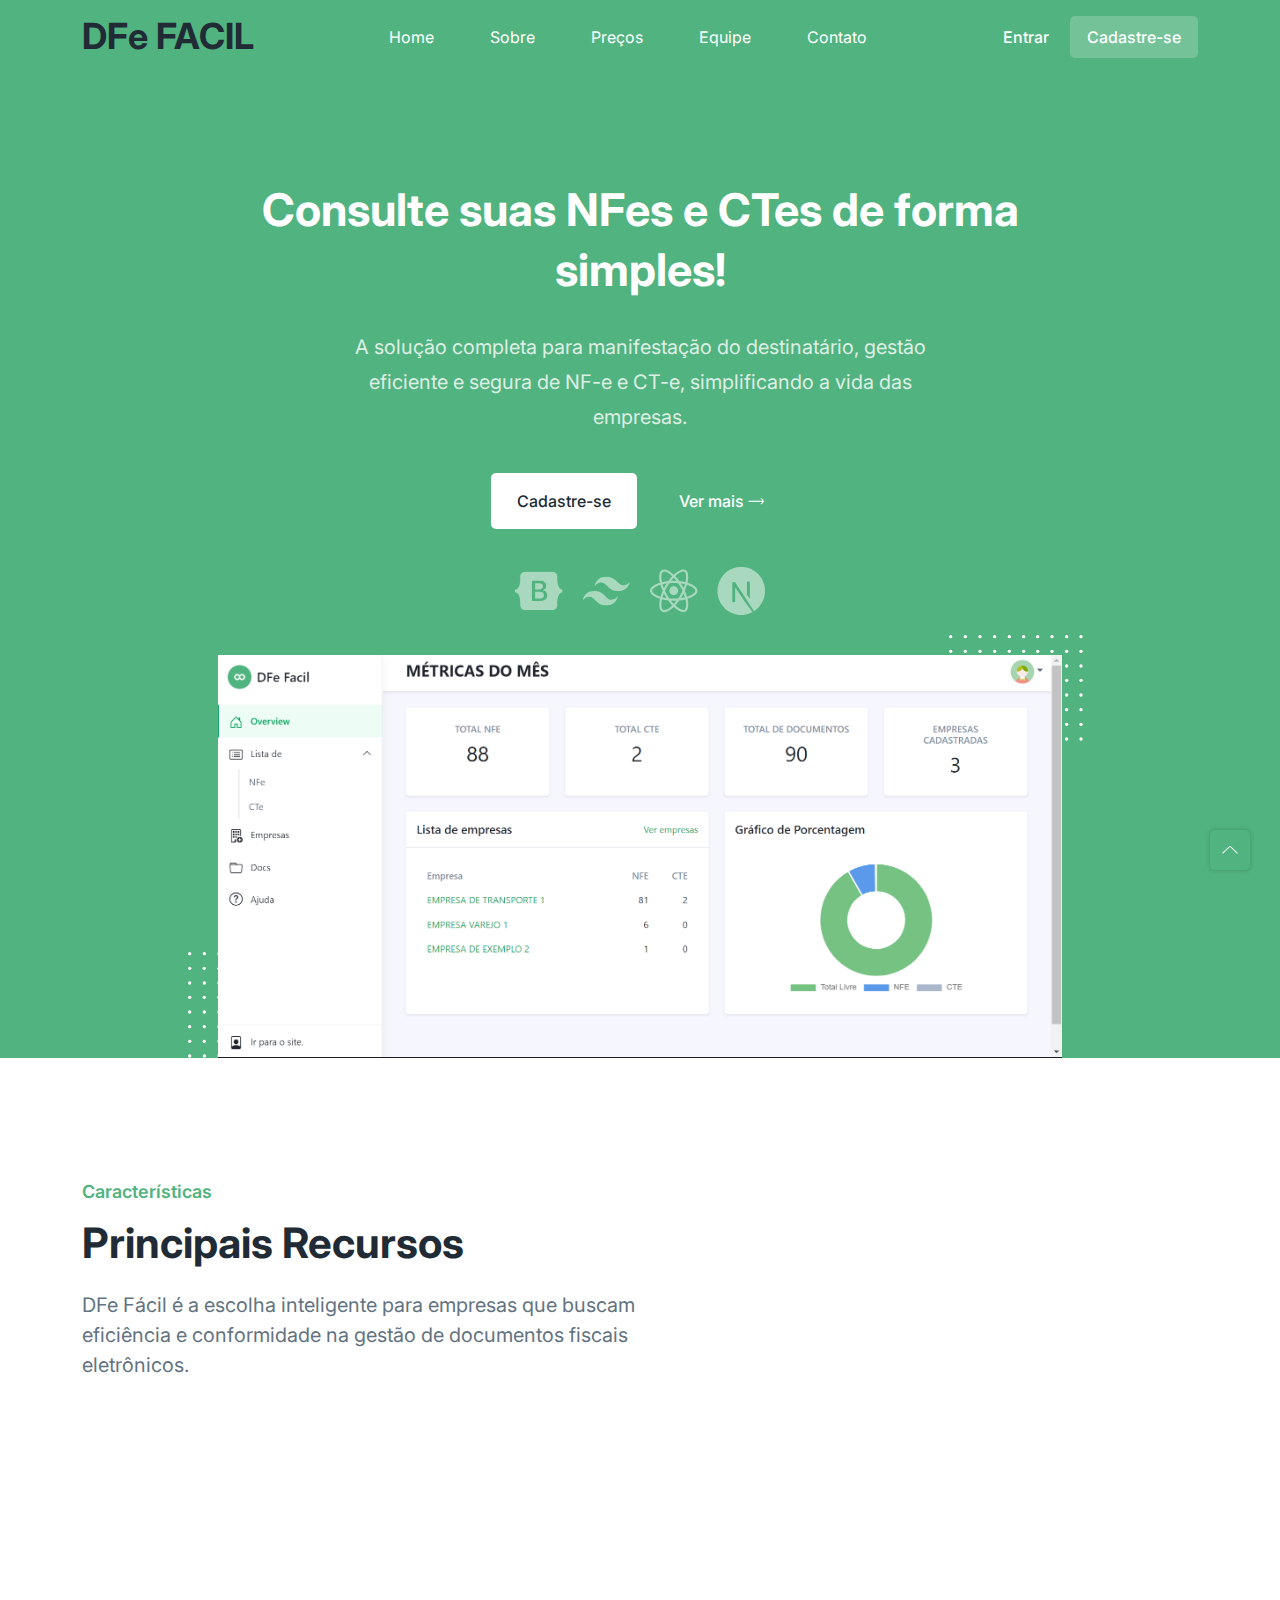
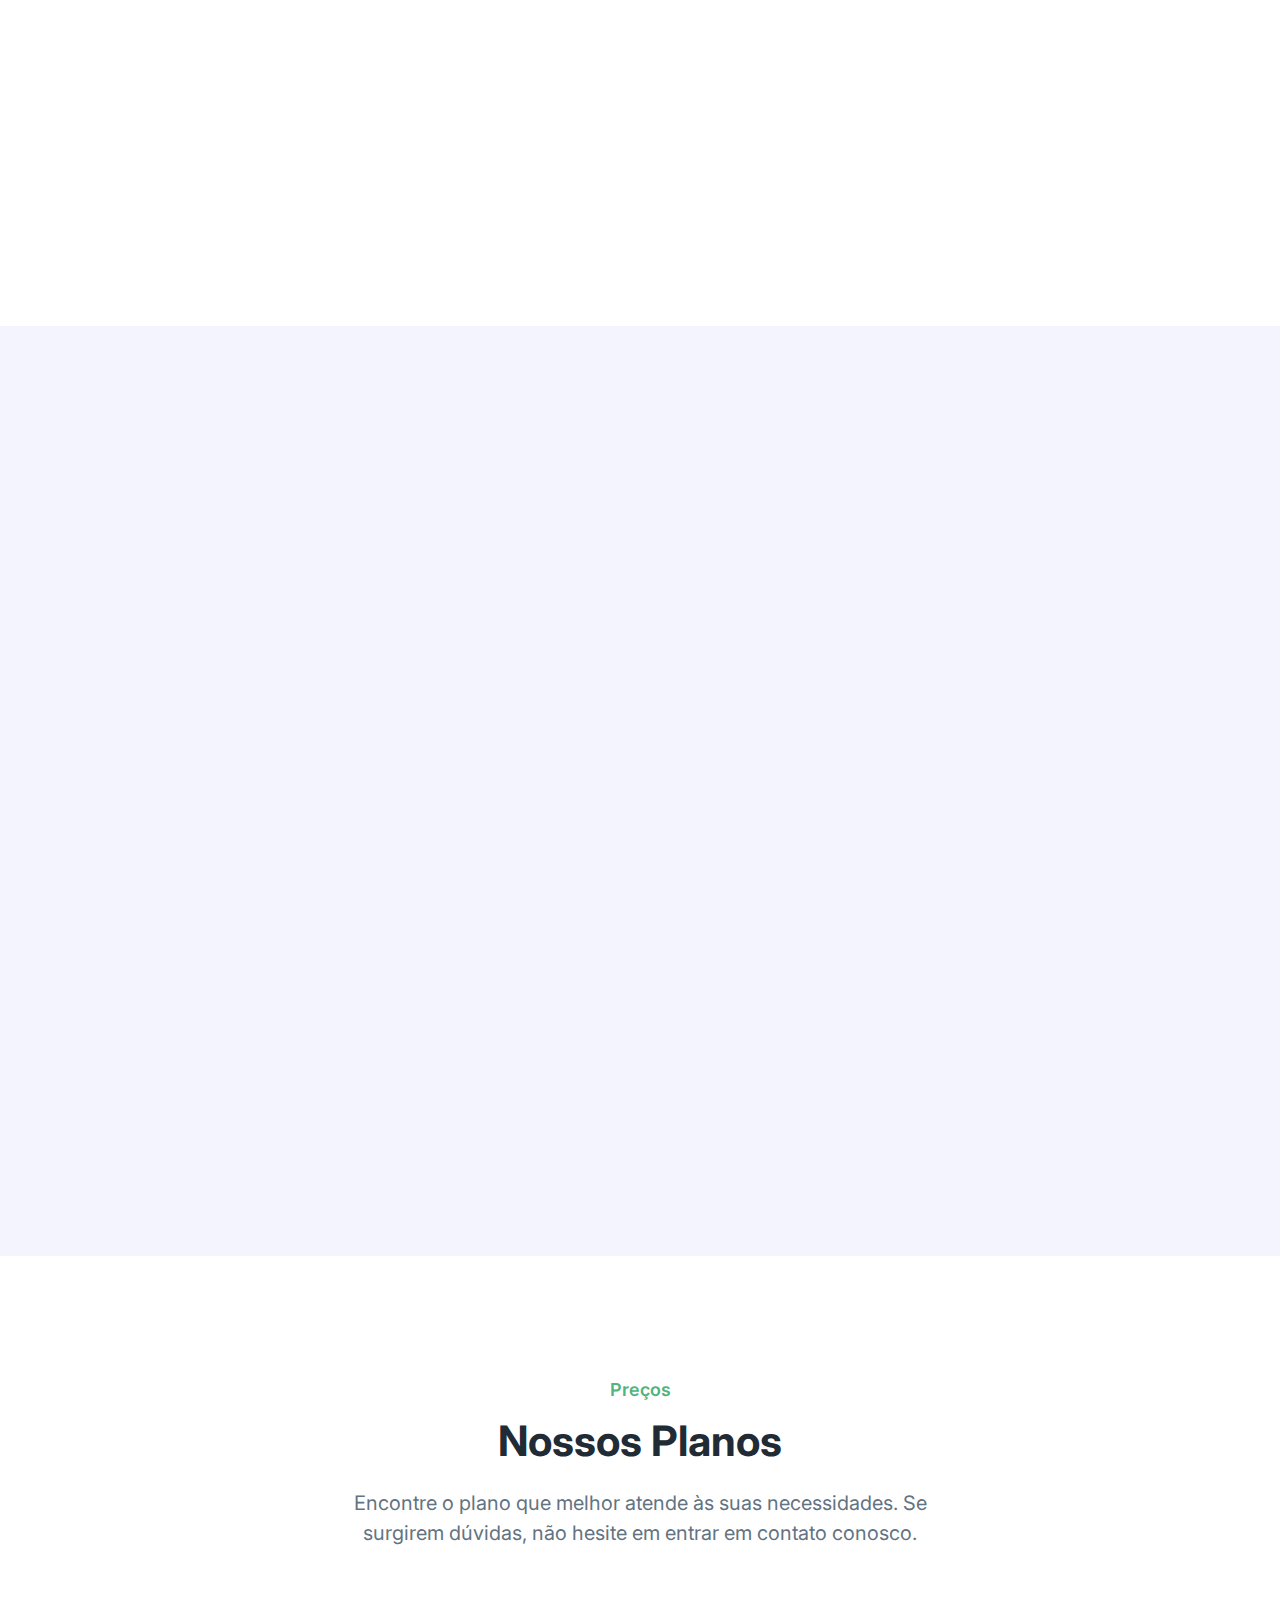
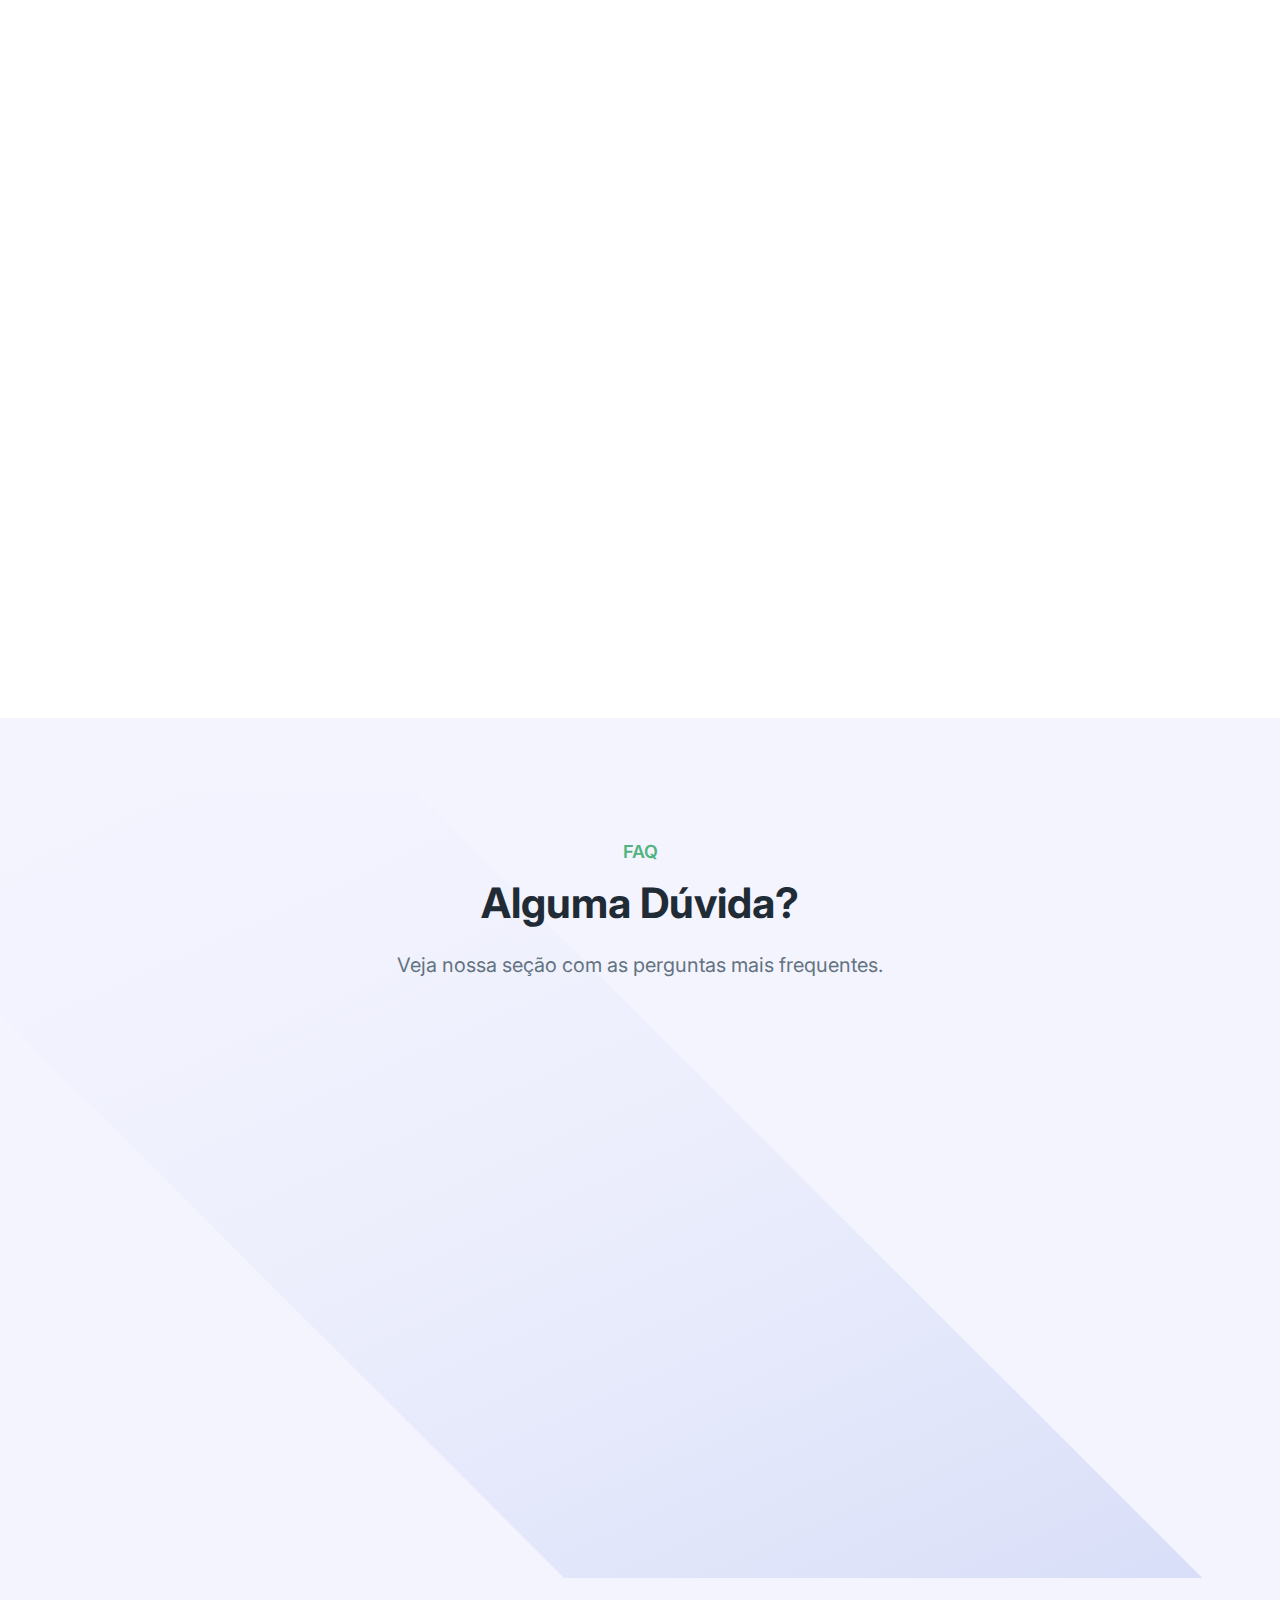
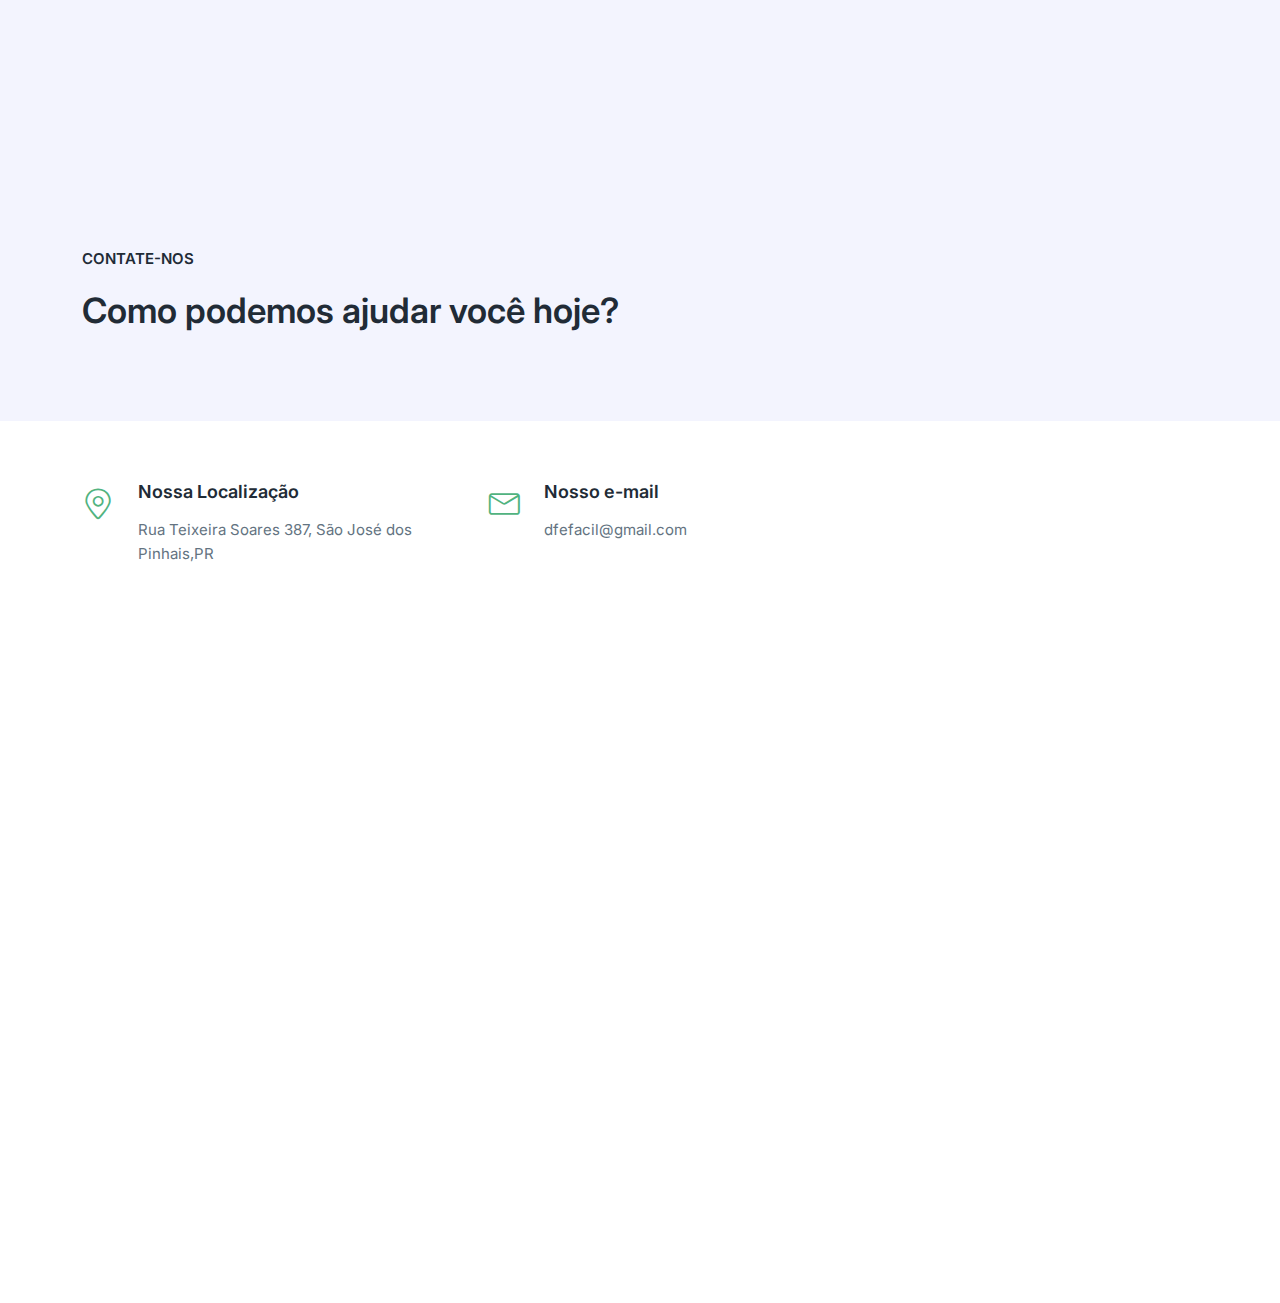
<file: index.html>
<!-- =========

	Template Name: Play
	Author: UIdeck
	Author URI: https://uideck.com/
	Support: https://uideck.com/support/
	Version: 1.1

========== -->

<!DOCTYPE html>
<html lang="pt-BR">
  <head>

    <!-- Global site tag (gtag.js) - Google Analytics -->
    <script async src="https://www.googletagmanager.com/gtag/js?id=G-PNMFE8X784"></script>
    <script>
        window.dataLayer = window.dataLayer || [];
        function gtag() { dataLayer.push(arguments); }
        gtag('js', new Date());

        gtag('config', 'G-PNMFE8X784');
    </script>

    <meta charset="UTF-8" />
    <meta http-equiv="X-UA-Compatible" content="IE=edge" />
    <meta name="viewport" content="width=device-width, initial-scale=1.0" />
    <meta name="keywords" content="nfe, cte,manifestação do destinatário, manifestar nfe, manifestador de nfe, dfefacil, dfe facil, nota fiscal, manifestador dfe facil">
    <title>DFe Facil | Seu Gerenciador de Documentos Fiscais</title>

    <meta name="locale" content="pt_BR">
    <meta id="config" data-app-version="2.0.92" data-call-tree-id="FkDlglkEgxaAYFREoysAAA=="
        data-multiproduct-name="public-profile-frontend" data-service-name="public-profile-frontend"
        data-browser-id="6e0b83c1-6c10-4fa6-874e-f91691de746c">
    <meta id="google-analytics-config">
    <link rel="canonical" href="https://alejandropietry.github.io/dfe-facil">

    <!-- Primary Meta Tags -->
<meta name="title" content="DFe Facil">
<meta name="description" content="DFe Facil - Seu Gerenciador de Documentos Fiscais">

<!-- Open Graph / Facebook -->
<meta property="og:type" content="website">
<meta property="og:url" content="https://alejandropietry.github.io/dfe-facil/">
<meta property="og:title" content="DFe Facil">
<meta property="og:description" content="DFe Facil - Seu Gerenciador de Documentos Fiscais">
<meta property="og:image" content="https://alejandropietry.github.io/dfe-facil/assets/images/hero/captura-dfe-facil.svg">

<!-- Twitter -->
<meta property="twitter:card" content="summary_large_image">
<meta property="twitter:url" content="https://alejandropietry.github.io/dfe-facil/">
<meta property="twitter:title" content="DFe Facil">
<meta property="twitter:description" content="DFe Facil - Seu Gerenciador de Documentos Fiscais">
<meta property="twitter:image" content="https://alejandropietry.github.io/dfe-facil/assets/images/hero/captura-dfe-facil.svg">
<meta name="robots" content="noarchive">

<!--====== Favicon Icon ======-->
    <link
      rel="shortcut icon"
      href="assets/images/favicon.svg"
      type="image/svg"
    />

    <!-- ===== All CSS files ===== -->
    <link rel="stylesheet" href="assets/css/bootstrap.min.css" />
    <link rel="stylesheet" href="assets/css/animate.css" />
    <link rel="stylesheet" href="assets/css/lineicons.css" />
    <link rel="stylesheet" href="assets/css/ud-styles.css" />
  </head>
  <body>
    <!-- ====== Header Start ====== -->
    <header class="ud-header">
      <div class="container">
        <div class="row">
          <div class="col-lg-12">
            <nav class="navbar navbar-expand-lg">
              <a class="navbar-brand" href="index.html">
                <h2>DFe FACIL</h2>
              </a>
              <button class="navbar-toggler">
                <span class="toggler-icon"> </span>
                <span class="toggler-icon"> </span>
                <span class="toggler-icon"> </span>
              </button>

              <div class="navbar-collapse">
                <ul id="nav" class="navbar-nav mx-auto">
                  <li class="nav-item">
                    <a class="ud-menu-scroll" href="#home">Home</a>
                  </li>

                  <li class="nav-item">
                    <a class="ud-menu-scroll" href="#about">Sobre</a>
                  </li>
                  <li class="nav-item">
                    <a class="ud-menu-scroll" href="#pricing">Preços</a>
                  </li>
                  <li class="nav-item">
                    <a class="ud-menu-scroll" href="#team">Equipe</a>
                  </li>
                  <li class="nav-item">
                    <a class="ud-menu-scroll" href="#contact">Contato</a>
                  </li>
                  <!--<li class="nav-item nav-item-has-children">
                    <a href="javascript:void(0)"> Pages </a>
                    <ul class="ud-submenu">
                      <li class="ud-submenu-item">
                        <a href="about.html" class="ud-submenu-link">
                          About Page
                        </a>
                      </li>
                      <li class="ud-submenu-item">
                        <a href="pricing.html" class="ud-submenu-link">
                          Pricing Page
                        </a>
                      </li>
                      <li class="ud-submenu-item">
                        <a href="contact.html" class="ud-submenu-link">
                          Contact Page
                        </a>
                      </li>
                      <li class="ud-submenu-item">
                        <a href="blog.html" class="ud-submenu-link">
                          Blog Grid Page
                        </a>
                      </li>
                      <li class="ud-submenu-item">
                        <a href="blog-details.html" class="ud-submenu-link">
                          Blog Details Page
                        </a>
                      </li>
                      <li class="ud-submenu-item">
                        <a href="login.html" class="ud-submenu-link">
                          Sign In Page
                        </a>
                      </li>
                      <li class="ud-submenu-item">
                        <a href="404.html" class="ud-submenu-link">404 Page</a>
                      </li>
                    </ul>
                  </li>-->
                </ul>
              </div>

              <div class="navbar-btn d-none d-sm-inline-block">
                <a href="https://dfetorv.sq1x1i.easypanel.host/" class="ud-main-btn ud-login-btn">
                  Entrar
                </a>
                <a class="ud-main-btn ud-white-btn" href="https://dfetorv.sq1x1i.easypanel.host/Cadastro/Usuario">
                  Cadastre-se
                </a>
              </div>
            </nav>
          </div>
        </div>
      </div>
    </header>
    <!-- ====== Header End ====== -->

    <!-- ====== Hero Start ====== -->
    <section class="ud-hero" id="home">
      <div class="container">
        <div class="row">
          <div class="col-lg-12">
            <div class="ud-hero-content wow fadeInUp" data-wow-delay=".2s">
              <h1 class="ud-hero-title">
                Consulte suas NFes e CTes de forma simples!
              </h1>
              <p class="ud-hero-desc">
                A solução completa para manifestação do destinatário, gestão eficiente e segura de NF-e e CT-e, simplificando a vida das empresas.
              </p>
              <ul class="ud-hero-buttons">
                <li>
                  <a href="https://dfetorv.sq1x1i.easypanel.host/Cadastro/Usuario" rel="nofollow noopener" target="_blank" class="ud-main-btn ud-white-btn">
                    Cadastre-se
                  </a>
                </li>
                <li>
                  <a href="#features" rel="nofollow noopener" class="ud-main-btn ud-link-btn">
                    Ver mais <i class="lni lni-arrow-right"></i>
                  </a>
                </li>
              </ul>
            </div>
            <div
              class="ud-hero-brands-wrapper wow fadeInUp"
              data-wow-delay=".3s"
            >
              <img src="assets/images/hero/brand.svg" alt="brand" />
            </div>
            <div class="ud-hero-image wow fadeInUp" data-wow-delay=".25s">
              <img src="assets/images/hero/captura-dfe-facil.svg" alt="hero-image" />
              <img
                src="assets/images/hero/dotted-shape.svg"
                alt="shape"
                class="shape shape-1"
              />
              <img
                src="assets/images/hero/dotted-shape.svg"
                alt="shape"
                class="shape shape-2"
              />
            </div>
          </div>
        </div>
      </div>
    </section>
    <!-- ====== Hero End ====== -->

    <!-- ====== Features Start ====== -->
    <section id="features" class="ud-features">
      <div class="container">
        <div class="row">
          <div class="col-lg-12">
            <div class="ud-section-title">
              <span>Características</span>
              <h2>Principais Recursos</h2>
              <p>
                DFe Fácil é a escolha inteligente para empresas que buscam eficiência e 
                conformidade na gestão de documentos fiscais eletrônicos.
              </p>
            </div>
          </div>
        </div>
        <div class="row">
          <div class="col-xl-3 col-lg-3 col-sm-6">
            <div class="ud-single-feature wow fadeInUp" data-wow-delay=".1s">
              <div class="ud-feature-icon">
                <i class="lni lni-gift"></i>
              </div>
              <div class="ud-feature-content">
                <h3 class="ud-feature-title">Manifestação do Destinatário</h3>
                <p class="ud-feature-desc">
                  Com DFe Fácil, você pode realizar a manifestação do destinatário de forma simples e rápida, garantindo que suas operações fiscais estejam em conformidade com a legislação.
                </p>
              </div>
            </div>
          </div>
          <div class="col-xl-3 col-lg-3 col-sm-6">
            <div class="ud-single-feature wow fadeInUp" data-wow-delay=".15s">
              <div class="ud-feature-icon">
                <i class="lni lni-move"></i>
              </div>
              <div class="ud-feature-content">
                <h3 class="ud-feature-title">Sincronização Completa</h3>
                <p class="ud-feature-desc">
                  DFe Fácil oferece sincronização perfeita de todas as participações comerciais nas NF-e e CT-e, incluindo emitente, destinatário, transportador e terceiros. Isso garante uma visão abrangente e integrada de todas as transações fiscais.
                </p>
              </div>
            </div>
          </div>
          <div class="col-xl-3 col-lg-3 col-sm-6">
            <div class="ud-single-feature wow fadeInUp" data-wow-delay=".2s">
              <div class="ud-feature-icon">
                <i class="lni lni-layout"></i>
              </div>
              <div class="ud-feature-content">
                <h3 class="ud-feature-title">Armazenamento na DFe Nuvem</h3>
                <p class="ud-feature-desc">
                  Armazene todas as suas NF-e e CT-e na DFe Nuvem, garantindo fácil acesso e segurança para seus documentos fiscais eletrônicos.
                </p>
              </div>
            </div>
          </div>
          <div class="col-xl-3 col-lg-3 col-sm-6">
            <div class="ud-single-feature wow fadeInUp" data-wow-delay=".25s">
              <div class="ud-feature-icon">
                <i class="lni lni-layers"></i>
              </div>
              <div class="ud-feature-content">
                <h3 class="ud-feature-title">Sistema de Previsão de Fraude</h3>
                <p class="ud-feature-desc">
                  Nossa avançada tecnologia de previsão de fraudes utiliza análise de dados e algoritmos inteligentes para identificar potenciais notas fiscais fraudulentas, protegendo sua empresa contra transações suspeitas.
                </p>
              </div>
            </div>
          </div>
        </div>
      </div>
    </section>
    <!-- ====== Features End ====== -->

    <!-- ====== About Start ====== -->
    <section id="about" class="ud-about">
      <div class="container">
        <div class="ud-about-wrapper wow fadeInUp" data-wow-delay=".2s">
          <div class="ud-about-content-wrapper">
            <div class="ud-about-content">
              <span class="tag">Experimente</span>
              <h2>Transforme a maneira como você lida com a papelada fiscal.</h2>
              <p>
                DFe Fácil é a escolha inteligente para empresas que buscam eficiência e conformidade 
                na gestão de documentos fiscais eletrônicos. Simplifique seus processos, proteja-se contra fraudes e mantenha 
                seus registros fiscais em ordem com nossa solução robusta e fácil de usar.
              </p>

              <p>
                Teste por 7 dias gratuitos, podendo sincronizar até 50 documentos.
              </p>
              <a href="https://dfetorv.sq1x1i.easypanel.host/Cadastro/Usuario" class="ud-main-btn">Cadastre-se</a>
            </div>
          </div>
          <div class="ud-about-image">
            <img src="assets/images/about/about-image.svg" alt="about-image" />
          </div>
        </div>
      </div>
    </section>
    <!-- ====== About End ====== -->

    <!-- ====== Pricing Start ====== -->
    <section id="pricing" class="ud-pricing">
      <div class="container">
        <div class="row">
          <div class="col-lg-12">
            <div class="ud-section-title mx-auto text-center">
              <span>Preços</span>
              <h2>Nossos Planos</h2>
              <p>
                Encontre o plano que melhor atende às suas necessidades.
                Se surgirem dúvidas, não hesite em entrar em contato conosco.
              </p>
            </div>
          </div>
        </div>

        <div class="row g-0 align-items-center justify-content-center">
          <div class="col-lg-4 col-md-6 col-sm-10">
            <div
              class="ud-single-pricing first-item wow fadeInUp"
              data-wow-delay=".15s"
            >
              <div class="ud-pricing-header">
                <!--<h3>STARTING FROM</h3>-->
                <h4>R$ 5.97/mês</h4>
              </div>
              <div class="ud-pricing-body">
                <ul>
                  <li>Sincronização mensal de até 500 documentos</li>
                  <li>Armazenamento de notas na DFe Nuvem por 3 anos</li>
                  <li>Sincronização automática</li>
                  <li>Gerar relatório mensal</li>
                  <li>Suporte por E-mail e WhatsApp</li>
                </ul>
              </div>
              <div class="ud-pricing-footer">
                <a href="javascript:void(0)" class="ud-main-btn ud-border-btn">
                  Assinar agora
                </a>
              </div>
            </div>
          </div>
          <div class="col-lg-4 col-md-6 col-sm-10">
            <div
              class="ud-single-pricing active wow fadeInUp"
              data-wow-delay=".1s"
            >
              <span class="ud-popular-tag">POPULAR</span>
              <div class="ud-pricing-header">
                <!--<h3>STARTING FROM</h3>-->
                <h4>R$ 20.97/mês</h4>
              </div>
              <div class="ud-pricing-body">
                <ul>
                  <li>Sincronização mensal de até 20 mil documentos</li>
                  <li>Armazenamento de notas na DFe Nuvem por 5 anos</li>
                  <li>Sincronização automática</li>
                  <li>Gerar relatório mensal</li>
                  <li>Suporte por E-mail e WhatsApp</li>
                </ul>
              </div>
              <div class="ud-pricing-footer">
                <a href="javascript:void(0)" class="ud-main-btn ud-white-btn">
                  Assinar agora
                </a>
              </div>
            </div>
          </div>
          <div class="col-lg-4 col-md-6 col-sm-10">
            <div
              class="ud-single-pricing last-item wow fadeInUp"
              data-wow-delay=".15s"
            >
              <div class="ud-pricing-header">
                <!--<h3>STARTING FROM</h3>-->
                <h4>R$ 49.97/mês</h4>
              </div>
              <div class="ud-pricing-body">
                <ul>
                  <li>Sincronização mensal de até 200 mil documentos</li>
                  <li>Armazenamento de notas na DFe Nuvem por 5 anos</li>
                  <li>Sincronização automática</li>
                  <li>Gerar relatório mensal</li>
                  <li>Suporte por E-mail e WhatsApp</li>
                </ul>
              </div>
              <div class="ud-pricing-footer">
                <a href="javascript:void(0)" class="ud-main-btn ud-border-btn">
                  Assinar agora
                </a>
              </div>
            </div>
          </div>
        </div>
      </div>
    </section>
    <!-- ====== Pricing End ====== -->

    <!-- ====== FAQ Start ====== -->
    <section id="faq" class="ud-faq">
      <div class="shape">
        <img src="assets/images/faq/shape.svg" alt="shape" />
      </div>
      <div class="container">
        <div class="row">
          <div class="col-lg-12">
            <div class="ud-section-title text-center mx-auto">
              <span>FAQ</span>
              <h2>Alguma dúvida?</h2>
              <p>
                Veja nossa seção com as perguntas mais frequentes.
              </p>
            </div>
          </div>
        </div>

        <div class="row">
          <div class="col-lg-6">
            <div class="ud-single-faq wow fadeInUp" data-wow-delay=".1s">
              <div class="accordion">
                <button
                  class="ud-faq-btn collapsed"
                  data-bs-toggle="collapse"
                  data-bs-target="#collapseOne"
                >
                  <span class="icon flex-shrink-0">
                    <i class="lni lni-chevron-down"></i>
                  </span>
                  <span>Como funciona o armazenamento na DFe Nuvem?</span>
                </button>
                <div id="collapseOne" class="accordion-collapse collapse">
                  <div class="ud-faq-body">
                    Todos os documentos sincronizados no mês serão automaticamente armazenados em nossa nuvem
                    em um arquivo zip.
                    Disponível para download a qualquer momento.
                  </div>
                </div>
              </div>
            </div>
            <div class="ud-single-faq wow fadeInUp" data-wow-delay=".15s">
              <div class="accordion">
                <button
                  class="ud-faq-btn collapsed"
                  data-bs-toggle="collapse"
                  data-bs-target="#collapseTwo"
                >
                  <span class="icon flex-shrink-0">
                    <i class="lni lni-chevron-down"></i>
                  </span>
                  <span>Como faço para baixar meus documentos em formato XML ou PDF?</span>
                </button>
                <div id="collapseTwo" class="accordion-collapse collapse">
                  <div class="ud-faq-body">
                    Na lista de NF-e ou CT-e, escolha as notas que deseja baixar.
                    Depois de fazer a seleção, as opções de download serão exibidas.
                  </div>
                </div>
              </div>
            </div>
            <div class="ud-single-faq wow fadeInUp" data-wow-delay=".2s">
              <div class="accordion">
                <button
                  class="ud-faq-btn collapsed"
                  data-bs-toggle="collapse"
                  data-bs-target="#collapseThree"
                >
                  <span class="icon flex-shrink-0">
                    <i class="lni lni-chevron-down"></i>
                  </span>
                  <span>Como faço para atualizar ou modificar minha assinatura?</span>
                </button>
                <div id="collapseThree" class="accordion-collapse collapse">
                  <div class="ud-faq-body">
                    "Entre em contato com nossa equipe por e-mail ou WhatsApp e informe
                    que deseja realizar uma alteração de plano.
                  </div>
                </div>
              </div>
            </div>
          </div>
          <div class="col-lg-6">
            <div class="ud-single-faq wow fadeInUp" data-wow-delay=".1s">
              <div class="accordion">
                <button
                  class="ud-faq-btn collapsed"
                  data-bs-toggle="collapse"
                  data-bs-target="#collapseFour"
                >
                  <span class="icon flex-shrink-0">
                    <i class="lni lni-chevron-down"></i>
                  </span>
                  <span>Como funciona o sistema de previsão de fraudes?</span>
                </button>
                <div id="collapseFour" class="accordion-collapse collapse">
                  <div class="ud-faq-body">
                    Analisamos o documento fiscal em busca de inconsistências e, se necessário, 
                    emitimos um alerta para que você possa verificar o documento.
                    Ele identifica comportamentos suspeitos e
                    potenciais irregularidades, mantendo a integridade das operações dos clientes.
                    Dessa forma, asseguramos a segurança e confiabilidade das transações fiscais.
                  </div>
                </div>
              </div>
            </div>
            <div class="ud-single-faq wow fadeInUp" data-wow-delay=".15s">
              <div class="accordion">
                <button
                  class="ud-faq-btn collapsed"
                  data-bs-toggle="collapse"
                  data-bs-target="#collapseFive"
                >
                  <span class="icon flex-shrink-0">
                    <i class="lni lni-chevron-down"></i>
                  </span>
                  <span>Gostaria de um plano com um limite maior de documentos fiscais, como faço?</span>
                </button>
                <div id="collapseFive" class="accordion-collapse collapse">
                  <div class="ud-faq-body">
                    Entre em contato com nossa equipe por e-mail ou WhatsApp e informe que deseja 
                    um limite maior de documentos fiscais.
                  </div>
                </div>
              </div>
            </div>
            <div class="ud-single-faq wow fadeInUp" data-wow-delay=".2s">
              <div class="accordion">
                <button
                  class="ud-faq-btn collapsed"
                  data-bs-toggle="collapse"
                  data-bs-target="#collapseSix"
                >
                  <span class="icon flex-shrink-0">
                    <i class="lni lni-chevron-down"></i>
                  </span>
                  <span>Existe suporte técnico disponível em caso de problemas ou dúvidas?</span>
                </button>
                <div id="collapseSix" class="accordion-collapse collapse">
                  <div class="ud-faq-body">
                    Certamente, fique à vontade para entrar em contato conosco 
                    por e-mail ou WhatsApp. Será um prazer atendê-los.
                  </div>
                </div>
              </div>
            </div>
          </div>
        </div>
      </div>
    </section>
    <!-- ====== FAQ End ====== -->
    <!-- ====== Testimonials Start ====== -->
    <!--
    <section id="testimonials" class="ud-testimonials">
      <div class="container">
        <div class="row">
          <div class="col-lg-12">
            <div class="ud-section-title mx-auto text-center">
              <span>Testimonials</span>
              <h2>What our Customers Says</h2>
              <p>
                There are many variations of passages of Lorem Ipsum available
                but the majority have suffered alteration in some form.
              </p>
            </div>
          </div>
        </div>

        <div class="row">
          <div class="col-lg-4 col-md-6">
            <div
              class="ud-single-testimonial wow fadeInUp"
              data-wow-delay=".1s"
            >
              <div class="ud-testimonial-ratings">
                <i class="lni lni-star-filled"></i>
                <i class="lni lni-star-filled"></i>
                <i class="lni lni-star-filled"></i>
                <i class="lni lni-star-filled"></i>
                <i class="lni lni-star-filled"></i>
              </div>
              <div class="ud-testimonial-content">
                <p>
                  “Our members are so impressed. It's intuitive. It's clean.
                  It's distraction free. If you're building a community.
                </p>
              </div>
              <div class="ud-testimonial-info">
                <div class="ud-testimonial-image">
                  <img
                    src="assets/images/testimonials/author-01.png"
                    alt="author"
                  />
                </div>
                <div class="ud-testimonial-meta">
                  <h4>Sabo Masties</h4>
                  <p>Founder @UIdeck</p>
                </div>
              </div>
            </div>
          </div>
          <div class="col-lg-4 col-md-6">
            <div
              class="ud-single-testimonial wow fadeInUp"
              data-wow-delay=".15s"
            >
              <div class="ud-testimonial-ratings">
                <i class="lni lni-star-filled"></i>
                <i class="lni lni-star-filled"></i>
                <i class="lni lni-star-filled"></i>
                <i class="lni lni-star-filled"></i>
                <i class="lni lni-star-filled"></i>
              </div>
              <div class="ud-testimonial-content">
                <p>
                  “Our members are so impressed. It's intuitive. It's clean.
                  It's distraction free. If you're building a community.
                </p>
              </div>
              <div class="ud-testimonial-info">
                <div class="ud-testimonial-image">
                  <img
                    src="assets/images/testimonials/author-02.png"
                    alt="author"
                  />
                </div>
                <div class="ud-testimonial-meta">
                  <h4>Margin Gesmu</h4>
                  <p>Founder @Lineicons</p>
                </div>
              </div>
            </div>
          </div>
          <div class="col-lg-4 col-md-6">
            <div
              class="ud-single-testimonial wow fadeInUp"
              data-wow-delay=".2s"
            >
              <div class="ud-testimonial-ratings">
                <i class="lni lni-star-filled"></i>
                <i class="lni lni-star-filled"></i>
                <i class="lni lni-star-filled"></i>
                <i class="lni lni-star-filled"></i>
                <i class="lni lni-star-filled"></i>
              </div>
              <div class="ud-testimonial-content">
                <p>
                  “Our members are so impressed. It's intuitive. It's clean.
                  It's distraction free. If you're building a community.
                </p>
              </div>
              <div class="ud-testimonial-info">
                <div class="ud-testimonial-image">
                  <img
                    src="assets/images/testimonials/author-03.png"
                    alt="author"
                  />
                </div>
                <div class="ud-testimonial-meta">
                  <h4>William Smith</h4>
                  <p>Founder @GrayGrids</p>
                </div>
              </div>
            </div>
          </div>
        </div>
        <div class="row">
          <div class="col-lg-12">
            <div class="ud-brands wow fadeInUp" data-wow-delay=".2s">
              <div class="ud-title">
                <h6>Trusted and Used by</h6>
              </div>
              <div class="ud-brands-logo">
                <div class="ud-single-logo">
                  <img src="assets/images/brands/ayroui.svg" alt="ayroui" />
                </div>
                <div class="ud-single-logo">
                  <img src="assets/images/brands/uideck.svg" alt="uideck" />
                </div>
                <div class="ud-single-logo">
                  <img
                    src="assets/images/brands/graygrids.svg"
                    alt="graygrids"
                  />
                </div>
                <div class="ud-single-logo">
                  <img
                    src="assets/images/brands/lineicons.svg"
                    alt="lineicons"
                  />
                </div>
                <div class="ud-single-logo">
                  <img
                    src="assets/images/brands/ecommerce-html.svg"
                    alt="ecommerce-html"
                  />
                </div>
              </div>
            </div>
          </div>
        </div>
      </div>
    </section>
  -->
    <!-- ====== Testimonials End ====== -->
    
    <!-- ====== Team Start ====== -->
    <!--
    <section id="team" class="ud-team">
      <div class="container">
        <div class="row">
          <div class="col-lg-12">
            <div class="ud-section-title mx-auto text-center">
              <span>Nosso Time</span>
              <h2>Conheça O Time</h2>
              <p>
                Eles são os responsáveis por tornar tudo isso possível.
              </p>
            </div>
          </div>
        </div>

        <div class="row">
          <div class="col-xl-3 col-lg-3 col-sm-6">
            <div class="ud-single-team wow fadeInUp" data-wow-delay=".1s">
              <div class="ud-team-image-wrapper">
                <div class="ud-team-image">
                  <img src="assets/images/team/AlejandroPietry.png" alt="team" />
                </div>

                <img
                  src="assets/images/team/dotted-shape.svg"
                  alt="shape"
                  class="shape shape-1"
                />
                <img
                  src="assets/images/team/shape-2.svg"
                  alt="shape"
                  class="shape shape-2"
                />
              </div>
              <div class="ud-team-info">
                <h5>Alejandro Pietry</h5>
                <h6>Back-End Developer/Infra</h6>
              </div>
              <ul class="ud-team-socials">
                <li>
                  <a href="">
                    <i class="lni lni-facebook-filled"></i>
                  </a>
                </li>
                <li>
                  <a href="">
                    <i class="lni lni-twitter-filled"></i>
                  </a>
                </li>
                <li>
                  <a href="">
                    <i class="lni lni-instagram-filled"></i>
                  </a>
                </li>
              </ul>
            </div>
          </div>
          <div class="col-xl-3 col-lg-3 col-sm-6">
            <div class="ud-single-team wow fadeInUp" data-wow-delay=".15s">
              <div class="ud-team-image-wrapper">
                <div class="ud-team-image">
                  <img src="assets/images/team/PietryTrindade.png" alt="team" />
                </div>

                <img
                  src="assets/images/team/dotted-shape.svg"
                  alt="shape"
                  class="shape shape-1"
                />
                <img
                  src="assets/images/team/shape-2.svg"
                  alt="shape"
                  class="shape shape-2"
                />
              </div>
              <div class="ud-team-info">
                <h5>Pietry Trindade</h5>
                <h6>Front-End Developer</h6>
              </div>
              <ul class="ud-team-socials">
                <li>
                  <a href="">
                    <i class="lni lni-facebook-filled"></i>
                  </a>
                </li>
                <li>
                  <a href="">
                    <i class="lni lni-twitter-filled"></i>
                  </a>
                </li>
                <li>
                  <a href="">
                    <i class="lni lni-instagram-filled"></i>
                  </a>
                </li>
              </ul>
            </div>
          </div>
          <div class="col-xl-3 col-lg-3 col-sm-6">
            <div class="ud-single-team wow fadeInUp" data-wow-delay=".2s">
              <div class="ud-team-image-wrapper">
                <div class="ud-team-image">
                  <img src="assets/images/team/AleRibeiro.png" alt="team" />
                </div>

                <img
                  src="assets/images/team/dotted-shape.svg"
                  alt="shape"
                  class="shape shape-1"
                />
                <img
                  src="assets/images/team/shape-2.svg"
                  alt="shape"
                  class="shape shape-2"
                />
              </div>
              <div class="ud-team-info">
                <h5>Alê Ribeiro</h5>
                <h6>Product Manager</h6>
              </div>
              <ul class="ud-team-socials">
                <li>
                  <a href="">
                    <i class="lni lni-facebook-filled"></i>
                  </a>
                </li>
                <li>
                  <a href="">
                    <i class="lni lni-twitter-filled"></i>
                  </a>
                </li>
                <li>
                  <a href="">
                    <i class="lni lni-instagram-filled"></i>
                  </a>
                </li>
              </ul>
            </div>
          </div>
          <div class="col-xl-3 col-lg-3 col-sm-6">
            <div class="ud-single-team wow fadeInUp" data-wow-delay=".25s">
              <div class="ud-team-image-wrapper">
                <div class="ud-team-image">
                  <img src="assets/images/team/Alejato.png" alt="team" />
                </div>

                <img
                  src="assets/images/team/dotted-shape.svg"
                  alt="shape"
                  class="shape shape-1"
                />
                <img
                  src="assets/images/team/shape-2.svg"
                  alt="shape"
                  class="shape shape-2"
                />
              </div>
              <div class="ud-team-info">
                <h5>Alêjato</h5>
                <h6>Suporte ao Cliente</h6>
              </div>
              <ul class="ud-team-socials">
                <li>
                  <a href="">
                    <i class="lni lni-facebook-filled"></i>
                  </a>
                </li>
                <li>
                  <a href="">
                    <i class="lni lni-twitter-filled"></i>
                  </a>
                </li>
                <li>
                  <a href="">
                    <i class="lni lni-instagram-filled"></i>
                  </a>
                </li>
              </ul>
            </div>
          </div>
        </div>
      </div>
    </section>-->
    <!-- ====== Team End ====== -->

    <!-- ====== Contact Start ====== -->
    <section id="contact" class="ud-contact">
      <div class="container">
        <div class="row align-items-center">
          <div class="col-xl-8 col-lg-7">
            <div class="ud-contact-content-wrapper">
              <div class="ud-contact-title">
                <span>CONTATE-NOS</span>
                <h2>
                  Como podemos ajudar você hoje?
                </h2>
              </div>
              <div class="ud-contact-info-wrapper">
                <div class="ud-single-info">
                  <div class="ud-info-icon">
                    <i class="lni lni-map-marker"></i>
                  </div>
                  <div class="ud-info-meta">
                    <h5>Nossa Localização</h5>
                    <p>Rua Teixeira Soares 387, São José dos Pinhais,PR</p>
                  </div>
                </div>
                <div class="ud-single-info">
                  <div class="ud-info-icon">
                    <i class="lni lni-envelope"></i>
                  </div>
                  <div class="ud-info-meta">
                    <h5>Nosso e-mail</h5>
                    <p>dfefacil@gmail.com</p>
                  </div>
                </div>
              </div>
            </div>
          </div>
          <div class="col-xl-4 col-lg-5">
            <div
              class="ud-contact-form-wrapper wow fadeInUp"
              data-wow-delay=".2s"
            >
              <h3 class="ud-contact-form-title">Envie-nos uma mensagem</h3>
              <form class="ud-contact-form">
                <div class="ud-form-group">
                  <label for="fullName">Nome Completo*</label>
                  <input
                    type="text"
                    name="fullName"
                    placeholder="Digite seu nome"
                  />
                </div>
                <div class="ud-form-group">
                  <label for="email">Email*</label>
                  <input
                    type="email"
                    name="email"
                    placeholder="examplo@email.com"
                  />
                </div>
                <div class="ud-form-group">
                  <label for="phone">Telefone*</label>
                  <input
                    type="text"
                    name="phone"
                    placeholder="11 5211-3552"
                  />
                </div>
                <div class="ud-form-group">
                  <label for="message">Mensagem*</label>
                  <textarea
                    name="message"
                    rows="1"
                    placeholder="Digite sua mensagem aqui"
                  ></textarea>
                </div>
                <div class="ud-form-group mb-0">
                  <button type="submit" class="ud-main-btn">
                    Enviar Mensagem
                  </button>
                </div>
              </form>
            </div>
          </div>
        </div>
      </div>
    </section>
    <!-- ====== Contact End ====== -->

    <!-- ====== Footer Start ====== -->
    <footer class="ud-footer wow fadeInUp" data-wow-delay=".15s">
      <div class="shape shape-1">
        <img src="assets/images/footer/shape-1.svg" alt="shape" />
      </div>
      <div class="shape shape-2">
        <img src="assets/images/footer/shape-2.svg" alt="shape" />
      </div>
      <div class="shape shape-3">
        <img src="assets/images/footer/shape-3.svg" alt="shape" />
      </div>
      <div class="ud-footer-widgets">
        <div class="container">
          <div class="row">
            <div class="col-xl-3 col-lg-4 col-md-6">
              <div class="ud-widget">
                <a href="index.html" class="ud-footer-logo">
                  <img src="assets/images/logo/logo.svg" alt="logo" />
                </a>
                <p class="ud-widget-desc">
                  Eficiência, Conformidade e Segurança na Gestão de Documentos Fiscais Eletrônicos.
                </p>
                <ul class="ud-widget-socials">
                  <li>
                    <a href="">
                      <i class="lni lni-facebook-filled"></i>
                    </a>
                  </li>
                  <li>
                    <a href="">
                      <i class="lni lni-twitter-filled"></i>
                    </a>
                  </li>
                  <li>
                    <a href="">
                      <i class="lni lni-instagram-filled"></i>
                    </a>
                  </li>
                  <li>
                    <a href="">
                      <i class="lni lni-linkedin-original"></i>
                    </a>
                  </li>
                </ul>
              </div>
            </div>

            <div class="col-xl-2 col-lg-2 col-md-6 col-sm-6">
              <div class="ud-widget">
                <h5 class="ud-widget-title">Sobre nós</h5>
                <ul class="ud-widget-links">
                  <li>
                    <a href="#home">Home</a>
                  </li>
                  <li>
                    <a href="#features">Recursos</a>
                  </li>
                  <li>
                    <a href="#about">Sobre</a>
                  </li>
                </ul>
              </div>
            </div>
<!--
            <div class="col-xl-2 col-lg-3 col-md-6 col-sm-6">
              <div class="ud-widget">
                <h5 class="ud-widget-title">Features</h5>
                <ul class="ud-widget-links">
                  <li>
                    <a href="javascript:void(0)">How it works</a>
                  </li>
                  <li>
                    <a href="javascript:void(0)">Privacy policy</a>
                  </li>
                  <li>
                    <a href="javascript:void(0)">Terms of service</a>
                  </li>
                  <li>
                    <a href="javascript:void(0)">Refund policy</a>
                  </li>
                </ul>
              </div>
            </div>
            <div class="col-xl-2 col-lg-3 col-md-6 col-sm-6">
              <div class="ud-widget">
                <h5 class="ud-widget-title">Our Products</h5>
                <ul class="ud-widget-links">
                  <li>
                    <a
                      href="https://lineicons.com/"
                      rel="nofollow noopner"
                      target="_blank"
                      >Lineicons
                    </a>
                  </li>
                  <li>
                    <a
                      href="https://ecommercehtml.com/"
                      rel="nofollow noopner"
                      target="_blank"
                      >Ecommerce HTML</a
                    >
                  </li>
                  <li>
                    <a
                      href="https://ayroui.com/"
                      rel="nofollow noopner"
                      target="_blank"
                      >Ayro UI</a
                    >
                  </li>
                  <li>
                    <a
                      href="https://graygrids.com/"
                      rel="nofollow noopner"
                      target="_blank"
                      >Plain Admin</a
                    >
                  </li>
                </ul>
              </div>
            </div>
            <div class="col-xl-3 col-lg-6 col-md-8 col-sm-10">
              <div class="ud-widget">
                <h5 class="ud-widget-title">Partners</h5>
                <ul class="ud-widget-brands">
                  <li>
                    <a
                      href="https://ayroui.com/"
                      rel="nofollow noopner"
                      target="_blank"
                    >
                      <img
                        src="assets/images/footer/brands/ayroui.svg"
                        alt="ayroui"
                      />
                    </a>
                  </li>
                  <li>
                    <a
                      href="https://ecommercehtml.com/"
                      rel="nofollow noopner"
                      target="_blank"
                    >
                      <img
                        src="assets/images/footer/brands/ecommerce-html.svg"
                        alt="ecommerce-html"
                      />
                    </a>
                  </li>
                  <li>
                    <a
                      href="https://graygrids.com/"
                      rel="nofollow noopner"
                      target="_blank"
                    >
                      <img
                        src="assets/images/footer/brands/graygrids.svg"
                        alt="graygrids"
                      />
                    </a>
                  </li>
                  <li>
                    <a
                      href="https://lineicons.com/"
                      rel="nofollow noopner"
                      target="_blank"
                    >
                      <img
                        src="assets/images/footer/brands/lineicons.svg"
                        alt="lineicons"
                      />
                    </a>
                  </li>
                  <li>
                    <a
                      href="https://uideck.com/"
                      rel="nofollow noopner"
                      target="_blank"
                    >
                      <img
                        src="assets/images/footer/brands/uideck.svg"
                        alt="uideck"
                      />
                    </a>
                  </li>
                  <li>
                    <a
                      href="https://tailwindtemplates.co/"
                      rel="nofollow noopner"
                      target="_blank"
                    >
                      <img
                        src="assets/images/footer/brands/tailwindtemplates.svg"
                        alt="tailwindtemplates"
                      />
                    </a>
                  </li>
                </ul>
              </div>
            </div>
-->
          </div>
        </div>
      </div>
      <div class="ud-footer-bottom">
        <div class="container">
          <div class="row">
            <div class="col-md-8">
              <ul class="ud-footer-bottom-left">
                <li>
                  <a href="javascript:void(0)">Privacy policy</a>
                </li>
                <li>
                  <a href="javascript:void(0)">Support policy</a>
                </li>
                <li>
                  <a href="javascript:void(0)">Terms of service</a>
                </li>
              </ul>
            </div>
            <div class="col-md-4">
              <p class="ud-footer-bottom-right">
                Designed and Developed by
                <a href="https://uideck.com" rel="nofollow">UIdeck</a>
              </p>
            </div>
          </div>
        </div>
      </div>
    </footer>
    <!-- ====== Footer End ====== -->

    <!-- ====== Back To Top Start ====== -->
    <a href="javascript:void(0)" class="back-to-top">
      <i class="lni lni-chevron-up"> </i>
    </a>
    <!-- ====== Back To Top End ====== -->

    <!-- ====== All Javascript Files ====== -->
    <script src="assets/js/bootstrap.bundle.min.js"></script>
    <script src="assets/js/wow.min.js"></script>
    <script src="assets/js/main.js"></script>
    <script>
      // ==== for menu scroll
      const pageLink = document.querySelectorAll(".ud-menu-scroll");

      pageLink.forEach((elem) => {
        elem.addEventListener("click", (e) => {
          e.preventDefault();
          document.querySelector(elem.getAttribute("href")).scrollIntoView({
            behavior: "smooth",
            offsetTop: 1 - 60,
          });
        });
      });

      // section menu active
      function onScroll(event) {
        const sections = document.querySelectorAll(".ud-menu-scroll");
        const scrollPos =
          window.pageYOffset ||
          document.documentElement.scrollTop ||
          document.body.scrollTop;

        for (let i = 0; i < sections.length; i++) {
          const currLink = sections[i];
          const val = currLink.getAttribute("href");
          const refElement = document.querySelector(val);
          const scrollTopMinus = scrollPos + 73;
          if (
            refElement.offsetTop <= scrollTopMinus &&
            refElement.offsetTop + refElement.offsetHeight > scrollTopMinus
          ) {
            document
              .querySelector(".ud-menu-scroll")
              .classList.remove("active");
            currLink.classList.add("active");
          } else {
            currLink.classList.remove("active");
          }
        }
      }

      window.document.addEventListener("scroll", onScroll);
    </script>
  </body>
</html>
</file>
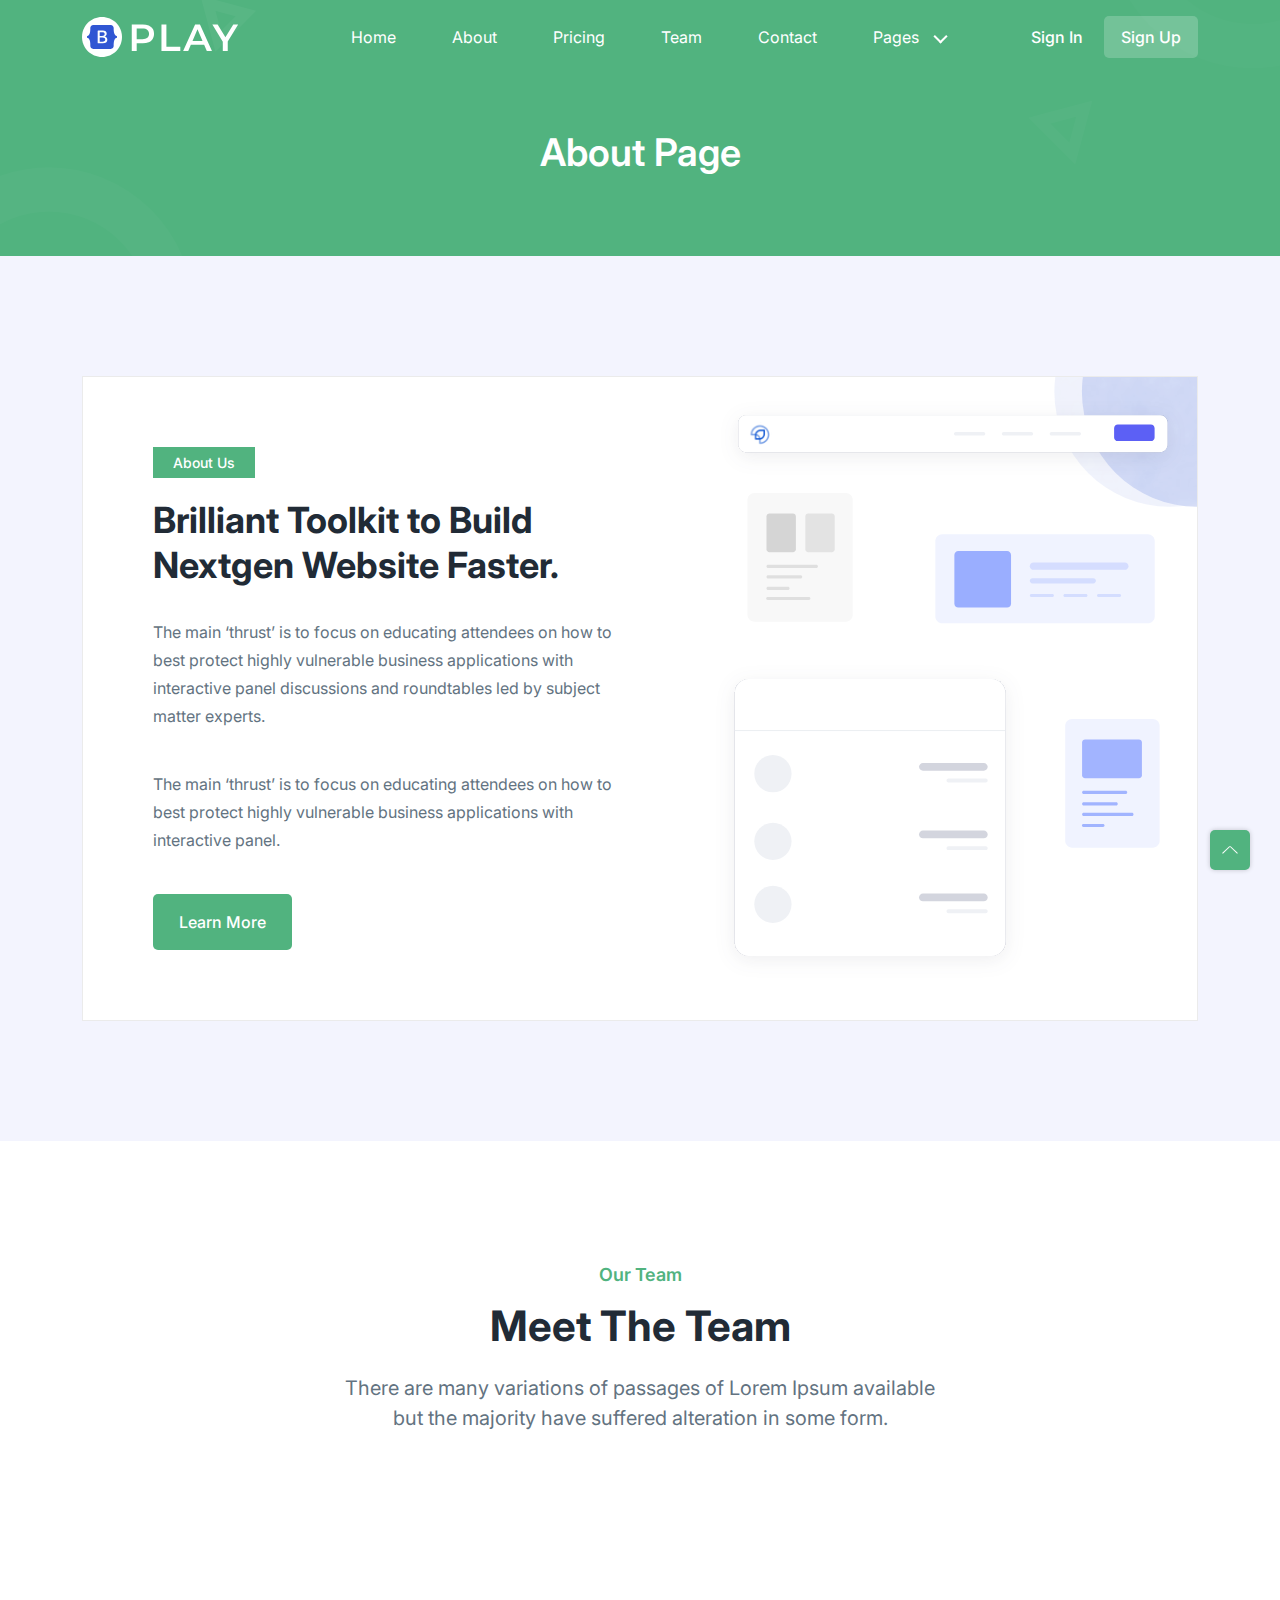
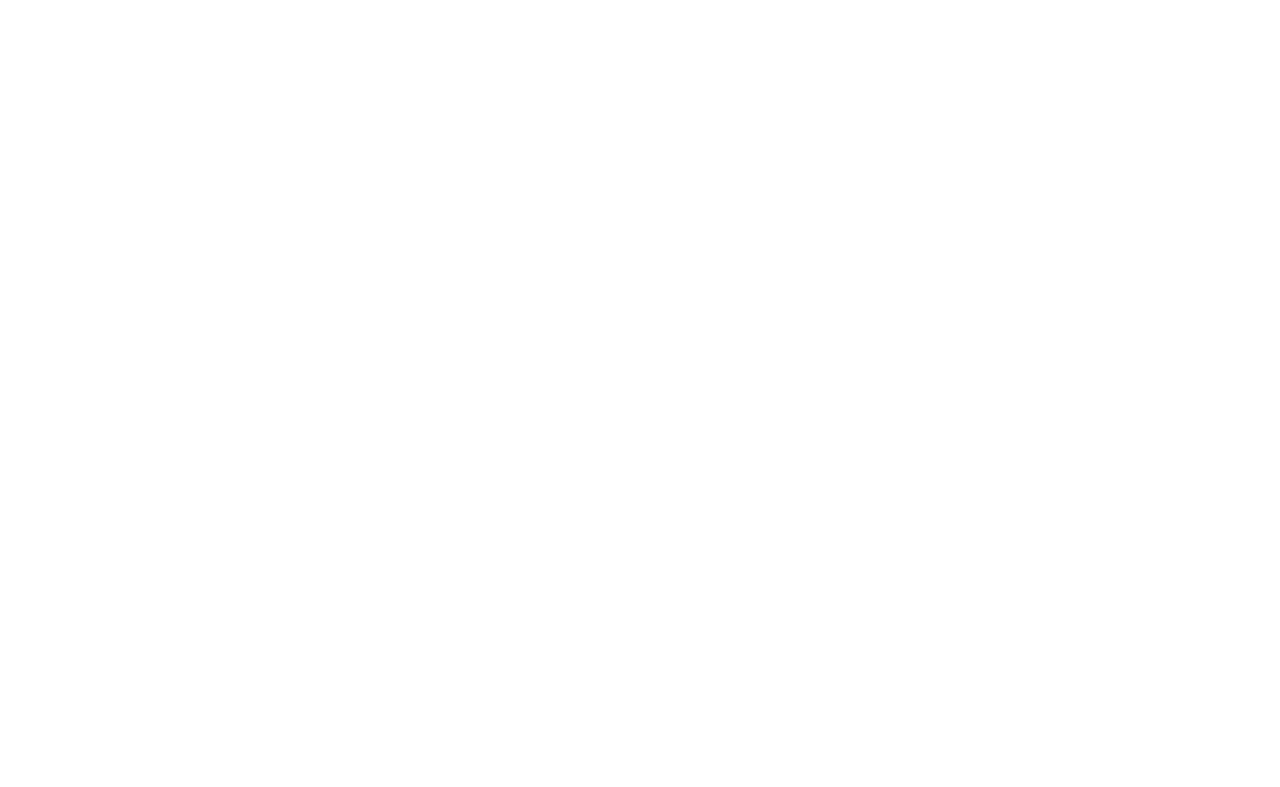
<file: about.html>
<!-- =========

	Template Name: Play
	Author: UIdeck
	Author URI: https://uideck.com/
	Support: https://uideck.com/support/
	Version: 1.1

========== -->

<!DOCTYPE html>
<html lang="en">
  <head>
    <meta charset="UTF-8" />
    <meta http-equiv="X-UA-Compatible" content="IE=edge" />
    <meta name="viewport" content="width=device-width, initial-scale=1.0" />
    <title>Play | Open source Project by UIdeck</title>

    <!--====== Favicon Icon ======-->
    <link
      rel="shortcut icon"
      href="assets/images/favicon.svg"
      type="image/svg"
    />

    <!-- ===== All CSS files ===== -->
    <link rel="stylesheet" href="assets/css/bootstrap.min.css" />
    <link rel="stylesheet" href="assets/css/animate.css" />
    <link rel="stylesheet" href="assets/css/lineicons.css" />
    <link rel="stylesheet" href="assets/css/ud-styles.css" />
  </head>
  <body>
    <!-- ====== Header Start ====== -->
    <header class="ud-header">
      <div class="container">
        <div class="row">
          <div class="col-lg-12">
            <nav class="navbar navbar-expand-lg">
              <a class="navbar-brand" href="index.html">
                <img src="assets/images/logo/logo.svg" alt="Logo" />
              </a>
              <button class="navbar-toggler">
                <span class="toggler-icon"> </span>
                <span class="toggler-icon"> </span>
                <span class="toggler-icon"> </span>
              </button>

              <div class="navbar-collapse">
                <ul id="nav" class="navbar-nav mx-auto">
                  <li class="nav-item">
                    <a class="ud-menu-scroll" href="#home">Home</a>
                  </li>

                  <li class="nav-item">
                    <a class="ud-menu-scroll" href="#about">About</a>
                  </li>
                  <li class="nav-item">
                    <a class="ud-menu-scroll" href="#pricing">Pricing</a>
                  </li>
                  <li class="nav-item">
                    <a class="ud-menu-scroll" href="#team">Team</a>
                  </li>
                  <li class="nav-item">
                    <a class="ud-menu-scroll" href="#contact">Contact</a>
                  </li>
                  <li class="nav-item nav-item-has-children">
                    <a href="javascript:void(0)"> Pages </a>
                    <ul class="ud-submenu">
                      <li class="ud-submenu-item">
                        <a href="about.html" class="ud-submenu-link">
                          About Page
                        </a>
                      </li>
                      <li class="ud-submenu-item">
                        <a href="pricing.html" class="ud-submenu-link">
                          Pricing Page
                        </a>
                      </li>
                      <li class="ud-submenu-item">
                        <a href="contact.html" class="ud-submenu-link">
                          Contact Page
                        </a>
                      </li>
                      <li class="ud-submenu-item">
                        <a href="blog.html" class="ud-submenu-link">
                          Blog Grid Page
                        </a>
                      </li>
                      <li class="ud-submenu-item">
                        <a href="blog-details.html" class="ud-submenu-link">
                          Blog Details Page
                        </a>
                      </li>
                      <li class="ud-submenu-item">
                        <a href="login.html" class="ud-submenu-link">
                          Sign In Page
                        </a>
                      </li>
                      <li class="ud-submenu-item">
                        <a href="404.html" class="ud-submenu-link">404 Page</a>
                      </li>
                    </ul>
                  </li>
                </ul>
              </div>

              <div class="navbar-btn d-none d-sm-inline-block">
                <a href="login.html" class="ud-main-btn ud-login-btn">
                  Sign In
                </a>
                <a class="ud-main-btn ud-white-btn" href="javascript:void(0)">
                  Sign Up
                </a>
              </div>
            </nav>
          </div>
        </div>
      </div>
    </header>
    <!-- ====== Header End ====== -->

    <!-- ====== Banner Start ====== -->
    <section class="ud-page-banner">
      <div class="container">
        <div class="row">
          <div class="col-lg-12">
            <div class="ud-banner-content">
              <h1>About Page</h1>
            </div>
          </div>
        </div>
      </div>
    </section>
    <!-- ====== Banner End ====== -->

    <!-- ====== About Start ====== -->
    <section id="about" class="ud-about">
      <div class="container">
        <div class="ud-about-wrapper wow fadeInUp" data-wow-delay=".2s">
          <div class="ud-about-content-wrapper">
            <div class="ud-about-content">
              <span class="tag">About Us</span>
              <h2>Brilliant Toolkit to Build Nextgen Website Faster.</h2>
              <p>
                The main ‘thrust’ is to focus on educating attendees on how to
                best protect highly vulnerable business applications with
                interactive panel discussions and roundtables led by subject
                matter experts.
              </p>

              <p>
                The main ‘thrust’ is to focus on educating attendees on how to
                best protect highly vulnerable business applications with
                interactive panel.
              </p>
              <a href="javascript:void(0)" class="ud-main-btn">Learn More</a>
            </div>
          </div>
          <div class="ud-about-image">
            <img src="assets/images/about/about-image.svg" alt="about-image" />
          </div>
        </div>
      </div>
    </section>
    <!-- ====== About End ====== -->

    <!-- ====== Team Start ====== -->
    <section id="team" class="ud-team">
      <div class="container">
        <div class="row">
          <div class="col-lg-12">
            <div class="ud-section-title mx-auto text-center">
              <span>Our Team</span>
              <h2>Meet The Team</h2>
              <p>
                There are many variations of passages of Lorem Ipsum available
                but the majority have suffered alteration in some form.
              </p>
            </div>
          </div>
        </div>

        <div class="row">
          <div class="col-xl-3 col-lg-3 col-sm-6">
            <div class="ud-single-team wow fadeInUp" data-wow-delay=".1s">
              <div class="ud-team-image-wrapper">
                <div class="ud-team-image">
                  <img src="assets/images/team/team-01.png" alt="team" />
                </div>

                <img
                  src="assets/images/team/dotted-shape.svg"
                  alt="shape"
                  class="shape shape-1"
                />
                <img
                  src="assets/images/team/shape-2.svg"
                  alt="shape"
                  class="shape shape-2"
                />
              </div>
              <div class="ud-team-info">
                <h5>Adveen Desuza</h5>
                <h6>UI Designer</h6>
              </div>
              <ul class="ud-team-socials">
                <li>
                  <a href="https://twitter.com/MusharofChy">
                    <i class="lni lni-facebook-filled"></i>
                  </a>
                </li>
                <li>
                  <a href="https://twitter.com/MusharofChy">
                    <i class="lni lni-twitter-filled"></i>
                  </a>
                </li>
                <li>
                  <a href="https://twitter.com/MusharofChy">
                    <i class="lni lni-instagram-filled"></i>
                  </a>
                </li>
              </ul>
            </div>
          </div>
          <div class="col-xl-3 col-lg-3 col-sm-6">
            <div class="ud-single-team wow fadeInUp" data-wow-delay=".15s">
              <div class="ud-team-image-wrapper">
                <div class="ud-team-image">
                  <img src="assets/images/team/team-02.png" alt="team" />
                </div>

                <img
                  src="assets/images/team/dotted-shape.svg"
                  alt="shape"
                  class="shape shape-1"
                />
                <img
                  src="assets/images/team/shape-2.svg"
                  alt="shape"
                  class="shape shape-2"
                />
              </div>
              <div class="ud-team-info">
                <h5>Jezmin uniya</h5>
                <h6>Product Designer</h6>
              </div>
              <ul class="ud-team-socials">
                <li>
                  <a href="https://twitter.com/MusharofChy">
                    <i class="lni lni-facebook-filled"></i>
                  </a>
                </li>
                <li>
                  <a href="https://twitter.com/MusharofChy">
                    <i class="lni lni-twitter-filled"></i>
                  </a>
                </li>
                <li>
                  <a href="https://twitter.com/MusharofChy">
                    <i class="lni lni-instagram-filled"></i>
                  </a>
                </li>
              </ul>
            </div>
          </div>
          <div class="col-xl-3 col-lg-3 col-sm-6">
            <div class="ud-single-team wow fadeInUp" data-wow-delay=".2s">
              <div class="ud-team-image-wrapper">
                <div class="ud-team-image">
                  <img src="assets/images/team/team-03.png" alt="team" />
                </div>

                <img
                  src="assets/images/team/dotted-shape.svg"
                  alt="shape"
                  class="shape shape-1"
                />
                <img
                  src="assets/images/team/shape-2.svg"
                  alt="shape"
                  class="shape shape-2"
                />
              </div>
              <div class="ud-team-info">
                <h5>Andrieo Gloree</h5>
                <h6>App Developer</h6>
              </div>
              <ul class="ud-team-socials">
                <li>
                  <a href="https://twitter.com/MusharofChy">
                    <i class="lni lni-facebook-filled"></i>
                  </a>
                </li>
                <li>
                  <a href="https://twitter.com/MusharofChy">
                    <i class="lni lni-twitter-filled"></i>
                  </a>
                </li>
                <li>
                  <a href="https://twitter.com/MusharofChy">
                    <i class="lni lni-instagram-filled"></i>
                  </a>
                </li>
              </ul>
            </div>
          </div>
          <div class="col-xl-3 col-lg-3 col-sm-6">
            <div class="ud-single-team wow fadeInUp" data-wow-delay=".25s">
              <div class="ud-team-image-wrapper">
                <div class="ud-team-image">
                  <img src="assets/images/team/team-04.png" alt="team" />
                </div>

                <img
                  src="assets/images/team/dotted-shape.svg"
                  alt="shape"
                  class="shape shape-1"
                />
                <img
                  src="assets/images/team/shape-2.svg"
                  alt="shape"
                  class="shape shape-2"
                />
              </div>
              <div class="ud-team-info">
                <h5>Jackie Sanders</h5>
                <h6>Content Writer</h6>
              </div>
              <ul class="ud-team-socials">
                <li>
                  <a href="https://twitter.com/MusharofChy">
                    <i class="lni lni-facebook-filled"></i>
                  </a>
                </li>
                <li>
                  <a href="https://twitter.com/MusharofChy">
                    <i class="lni lni-twitter-filled"></i>
                  </a>
                </li>
                <li>
                  <a href="https://twitter.com/MusharofChy">
                    <i class="lni lni-instagram-filled"></i>
                  </a>
                </li>
              </ul>
            </div>
          </div>
        </div>
      </div>
    </section>
    <!-- ====== Team End ====== -->

    <!-- ====== Footer Start ====== -->
    <footer class="ud-footer wow fadeInUp" data-wow-delay=".15s">
      <div class="shape shape-1">
        <img src="assets/images/footer/shape-1.svg" alt="shape" />
      </div>
      <div class="shape shape-2">
        <img src="assets/images/footer/shape-2.svg" alt="shape" />
      </div>
      <div class="shape shape-3">
        <img src="assets/images/footer/shape-3.svg" alt="shape" />
      </div>
      <div class="ud-footer-widgets">
        <div class="container">
          <div class="row">
            <div class="col-xl-3 col-lg-4 col-md-6">
              <div class="ud-widget">
                <a href="index.html" class="ud-footer-logo">
                  <img src="assets/images/logo/logo.svg" alt="logo" />
                </a>
                <p class="ud-widget-desc">
                  We create digital experiences for brands and companies by
                  using technology.
                </p>
                <ul class="ud-widget-socials">
                  <li>
                    <a href="https://twitter.com/MusharofChy">
                      <i class="lni lni-facebook-filled"></i>
                    </a>
                  </li>
                  <li>
                    <a href="https://twitter.com/MusharofChy">
                      <i class="lni lni-twitter-filled"></i>
                    </a>
                  </li>
                  <li>
                    <a href="https://twitter.com/MusharofChy">
                      <i class="lni lni-instagram-filled"></i>
                    </a>
                  </li>
                  <li>
                    <a href="https://twitter.com/MusharofChy">
                      <i class="lni lni-linkedin-original"></i>
                    </a>
                  </li>
                </ul>
              </div>
            </div>

            <div class="col-xl-2 col-lg-2 col-md-6 col-sm-6">
              <div class="ud-widget">
                <h5 class="ud-widget-title">About Us</h5>
                <ul class="ud-widget-links">
                  <li>
                    <a href="javascript:void(0)">Home</a>
                  </li>
                  <li>
                    <a href="javascript:void(0)">Features</a>
                  </li>
                  <li>
                    <a href="javascript:void(0)">About</a>
                  </li>
                  <li>
                    <a href="javascript:void(0)">Testimonial</a>
                  </li>
                </ul>
              </div>
            </div>
            <div class="col-xl-2 col-lg-3 col-md-6 col-sm-6">
              <div class="ud-widget">
                <h5 class="ud-widget-title">Features</h5>
                <ul class="ud-widget-links">
                  <li>
                    <a href="javascript:void(0)">How it works</a>
                  </li>
                  <li>
                    <a href="javascript:void(0)">Privacy policy</a>
                  </li>
                  <li>
                    <a href="javascript:void(0)">Terms of service</a>
                  </li>
                  <li>
                    <a href="javascript:void(0)">Refund policy</a>
                  </li>
                </ul>
              </div>
            </div>
            <div class="col-xl-2 col-lg-3 col-md-6 col-sm-6">
              <div class="ud-widget">
                <h5 class="ud-widget-title">Our Products</h5>
                <ul class="ud-widget-links">
                  <li>
                    <a
                      href="https://lineicons.com/"
                      rel="nofollow noopner"
                      target="_blank"
                      >Lineicons
                    </a>
                  </li>
                  <li>
                    <a
                      href="https://ecommercehtml.com/"
                      rel="nofollow noopner"
                      target="_blank"
                      >Ecommerce HTML</a
                    >
                  </li>
                  <li>
                    <a
                      href="https://ayroui.com/"
                      rel="nofollow noopner"
                      target="_blank"
                      >Ayro UI</a
                    >
                  </li>
                  <li>
                    <a
                      href="https://graygrids.com/"
                      rel="nofollow noopner"
                      target="_blank"
                      >Plain Admin</a
                    >
                  </li>
                </ul>
              </div>
            </div>
            <div class="col-xl-3 col-lg-6 col-md-8 col-sm-10">
              <div class="ud-widget">
                <h5 class="ud-widget-title">Partners</h5>
                <ul class="ud-widget-brands">
                  <li>
                    <a
                      href="https://ayroui.com/"
                      rel="nofollow noopner"
                      target="_blank"
                    >
                      <img
                        src="assets/images/footer/brands/ayroui.svg"
                        alt="ayroui"
                      />
                    </a>
                  </li>
                  <li>
                    <a
                      href="https://ecommercehtml.com/"
                      rel="nofollow noopner"
                      target="_blank"
                    >
                      <img
                        src="assets/images/footer/brands/ecommerce-html.svg"
                        alt="ecommerce-html"
                      />
                    </a>
                  </li>
                  <li>
                    <a
                      href="https://graygrids.com/"
                      rel="nofollow noopner"
                      target="_blank"
                    >
                      <img
                        src="assets/images/footer/brands/graygrids.svg"
                        alt="graygrids"
                      />
                    </a>
                  </li>
                  <li>
                    <a
                      href="https://lineicons.com/"
                      rel="nofollow noopner"
                      target="_blank"
                    >
                      <img
                        src="assets/images/footer/brands/lineicons.svg"
                        alt="lineicons"
                      />
                    </a>
                  </li>
                  <li>
                    <a
                      href="https://uideck.com/"
                      rel="nofollow noopner"
                      target="_blank"
                    >
                      <img
                        src="assets/images/footer/brands/uideck.svg"
                        alt="uideck"
                      />
                    </a>
                  </li>
                  <li>
                    <a
                      href="https://tailwindtemplates.co/"
                      rel="nofollow noopner"
                      target="_blank"
                    >
                      <img
                        src="assets/images/footer/brands/tailwindtemplates.svg"
                        alt="tailwindtemplates"
                      />
                    </a>
                  </li>
                </ul>
              </div>
            </div>
          </div>
        </div>
      </div>
      <div class="ud-footer-bottom">
        <div class="container">
          <div class="row">
            <div class="col-md-8">
              <ul class="ud-footer-bottom-left">
                <li>
                  <a href="javascript:void(0)">Privacy policy</a>
                </li>
                <li>
                  <a href="javascript:void(0)">Support policy</a>
                </li>
                <li>
                  <a href="javascript:void(0)">Terms of service</a>
                </li>
              </ul>
            </div>
            <div class="col-md-4">
              <p class="ud-footer-bottom-right">
                Designed and Developed by
                <a href="https://uideck.com" rel="nofollow">UIdeck</a>
              </p>
            </div>
          </div>
        </div>
      </div>
    </footer>
    <!-- ====== Footer End ====== -->

    <!-- ====== Back To Top Start ====== -->
    <a href="javascript:void(0)" class="back-to-top">
      <i class="lni lni-chevron-up"> </i>
    </a>
    <!-- ====== Back To Top End ====== -->

    <!-- ====== All Javascript Files ====== -->
    <script src="assets/js/bootstrap.bundle.min.js"></script>
    <script src="assets/js/wow.min.js"></script>
    <script src="assets/js/main.js"></script>
  </body>
</html>
</file>
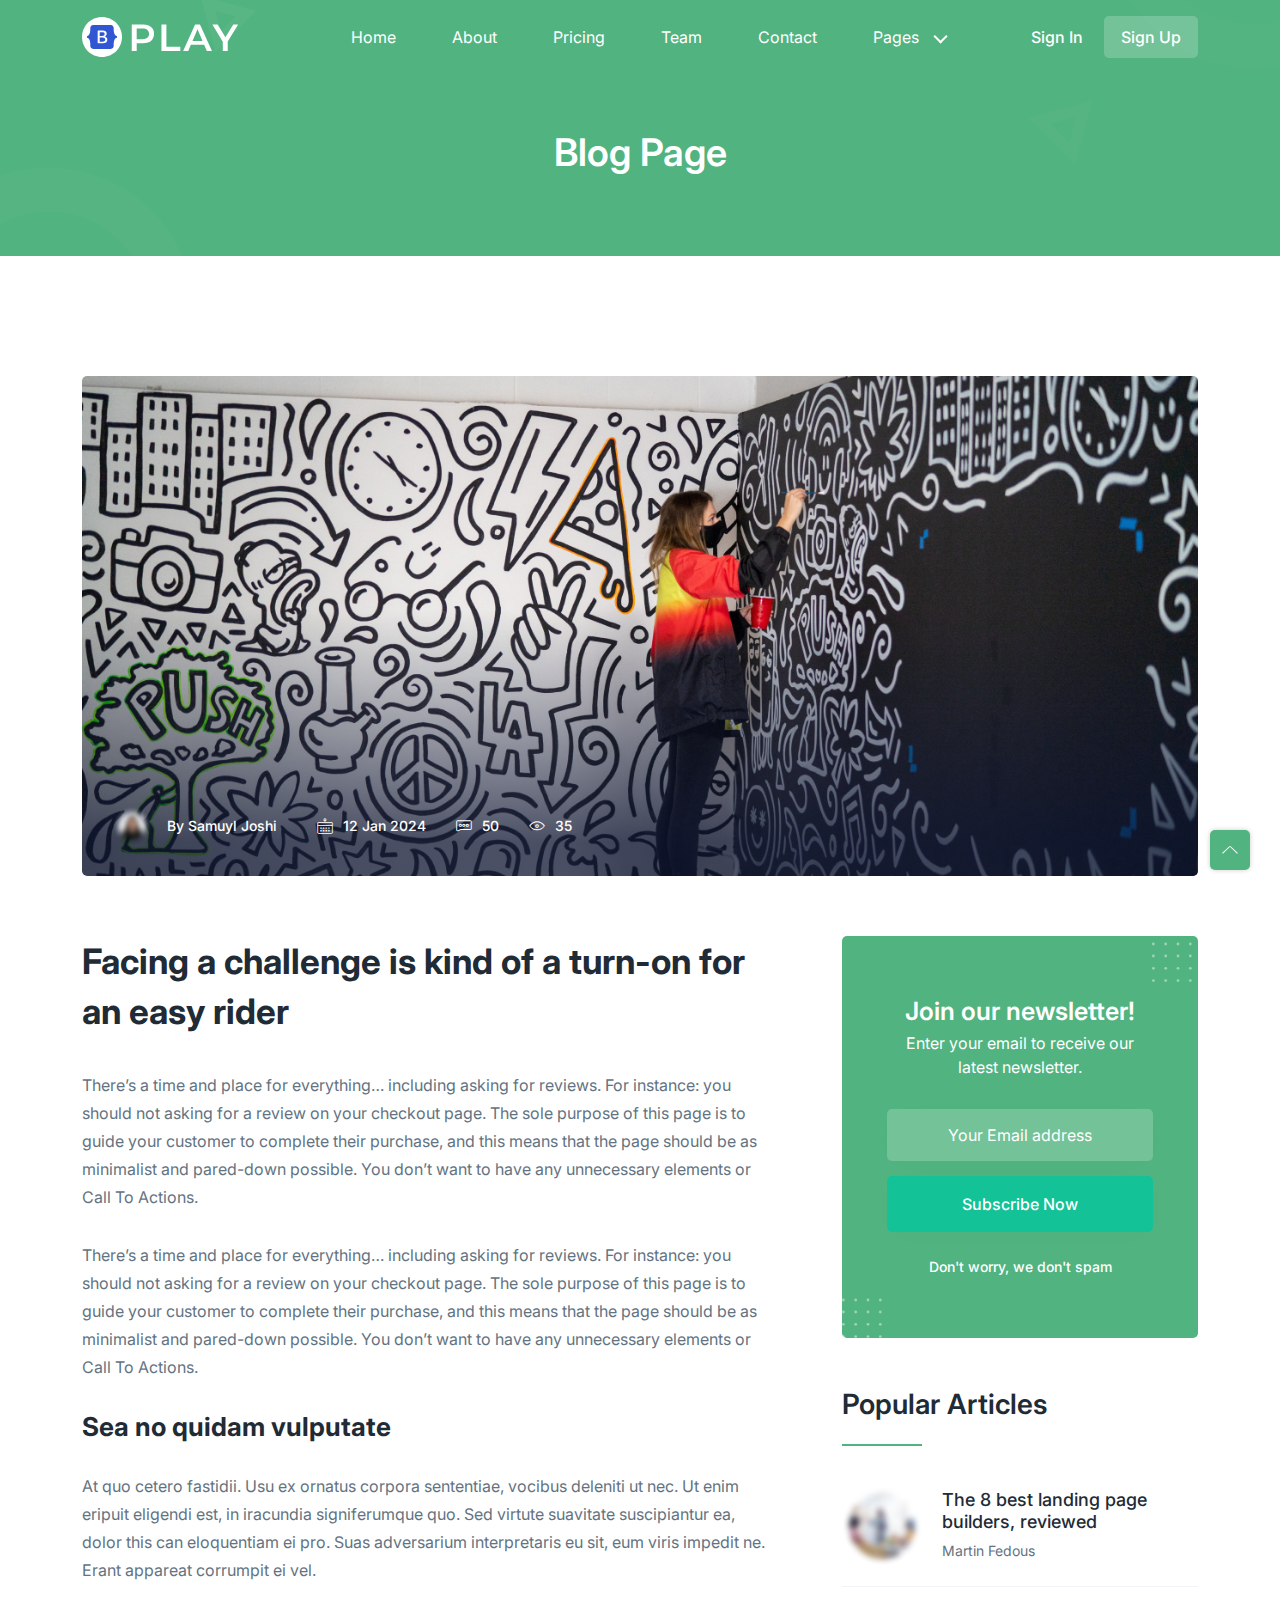
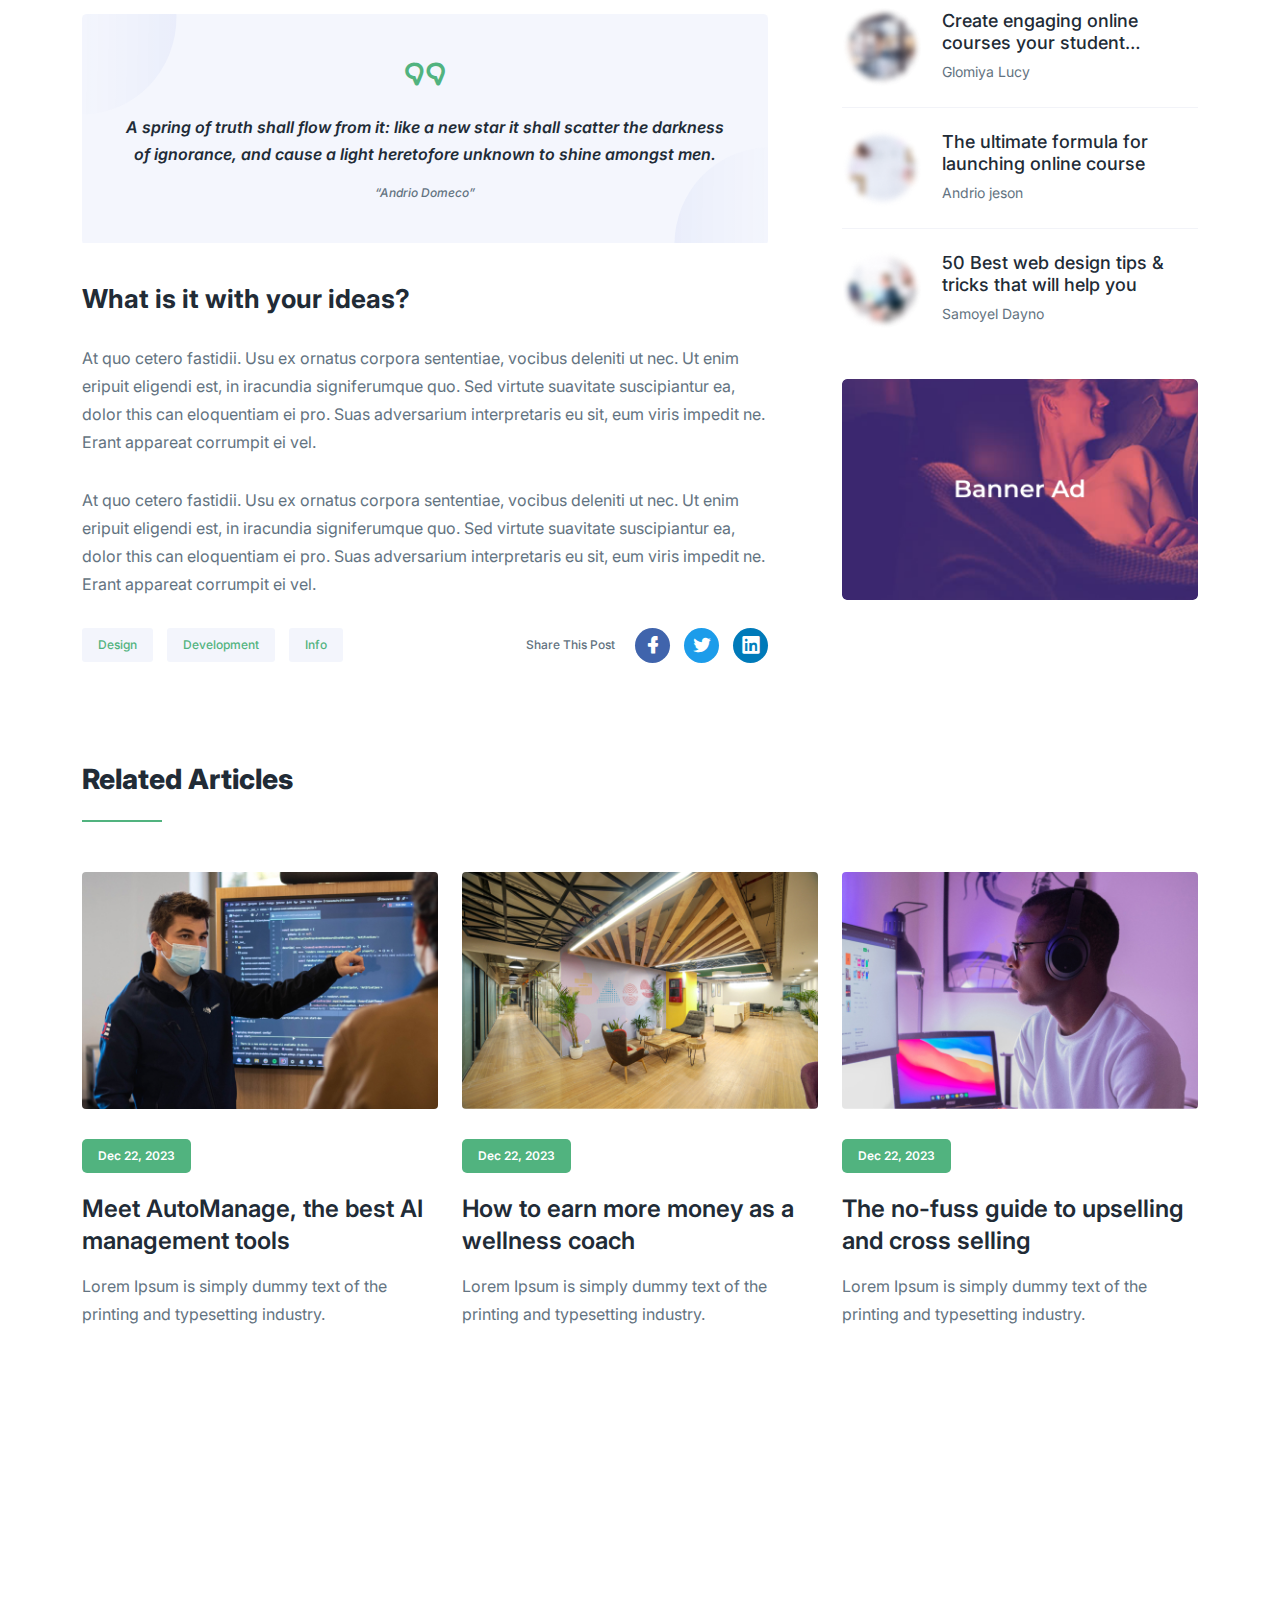
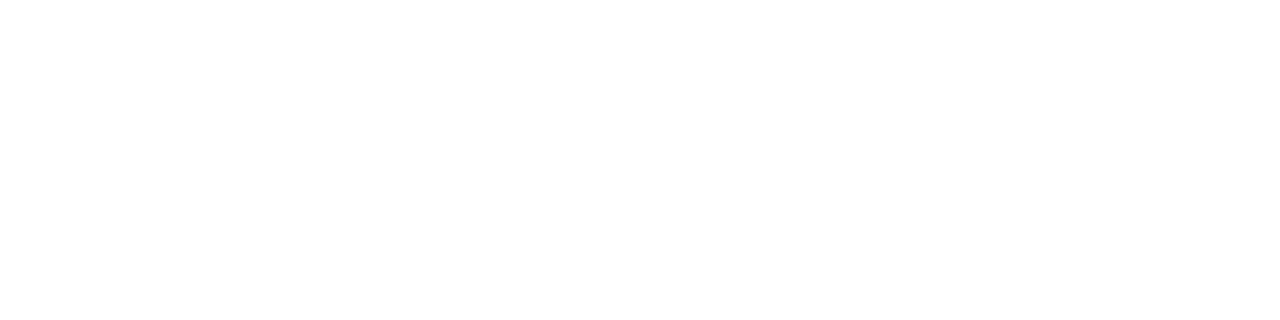
<file: blog-details.html>
<!-- =========

	Template Name: Play
	Author: UIdeck
	Author URI: https://uideck.com/
	Support: https://uideck.com/support/
	Version: 1.1

========== -->

<!DOCTYPE html>
<html lang="en">
  <head>
    <meta charset="UTF-8" />
    <meta http-equiv="X-UA-Compatible" content="IE=edge" />
    <meta name="viewport" content="width=device-width, initial-scale=1.0" />
    <title>Play | Open source Project by UIdeck</title>

    <!--====== Favicon Icon ======-->
    <link
      rel="shortcut icon"
      href="assets/images/favicon.svg"
      type="image/svg"
    />

    <!-- ===== All CSS files ===== -->
    <link rel="stylesheet" href="assets/css/bootstrap.min.css" />
    <link rel="stylesheet" href="assets/css/animate.css" />
    <link rel="stylesheet" href="assets/css/lineicons.css" />
    <link rel="stylesheet" href="assets/css/ud-styles.css" />
  </head>
  <body>
    <!-- ====== Header Start ====== -->
    <header class="ud-header">
      <div class="container">
        <div class="row">
          <div class="col-lg-12">
            <nav class="navbar navbar-expand-lg">
              <a class="navbar-brand" href="index.html">
                <img src="assets/images/logo/logo.svg" alt="Logo" />
              </a>
              <button class="navbar-toggler">
                <span class="toggler-icon"> </span>
                <span class="toggler-icon"> </span>
                <span class="toggler-icon"> </span>
              </button>

              <div class="navbar-collapse">
                <ul id="nav" class="navbar-nav mx-auto">
                  <li class="nav-item">
                    <a class="ud-menu-scroll" href="#home">Home</a>
                  </li>

                  <li class="nav-item">
                    <a class="ud-menu-scroll" href="#about">About</a>
                  </li>
                  <li class="nav-item">
                    <a class="ud-menu-scroll" href="#pricing">Pricing</a>
                  </li>
                  <li class="nav-item">
                    <a class="ud-menu-scroll" href="#team">Team</a>
                  </li>
                  <li class="nav-item">
                    <a class="ud-menu-scroll" href="#contact">Contact</a>
                  </li>
                  <li class="nav-item nav-item-has-children">
                    <a href="javascript:void(0)"> Pages </a>
                    <ul class="ud-submenu">
                      <li class="ud-submenu-item">
                        <a href="about.html" class="ud-submenu-link">
                          About Page
                        </a>
                      </li>
                      <li class="ud-submenu-item">
                        <a href="pricing.html" class="ud-submenu-link">
                          Pricing Page
                        </a>
                      </li>
                      <li class="ud-submenu-item">
                        <a href="contact.html" class="ud-submenu-link">
                          Contact Page
                        </a>
                      </li>
                      <li class="ud-submenu-item">
                        <a href="blog.html" class="ud-submenu-link">
                          Blog Grid Page
                        </a>
                      </li>
                      <li class="ud-submenu-item">
                        <a href="blog-details.html" class="ud-submenu-link">
                          Blog Details Page
                        </a>
                      </li>
                      <li class="ud-submenu-item">
                        <a href="login.html" class="ud-submenu-link">
                          Sign In Page
                        </a>
                      </li>
                      <li class="ud-submenu-item">
                        <a href="404.html" class="ud-submenu-link">404 Page</a>
                      </li>
                    </ul>
                  </li>
                </ul>
              </div>

              <div class="navbar-btn d-none d-sm-inline-block">
                <a href="login.html" class="ud-main-btn ud-login-btn">
                  Sign In
                </a>
                <a class="ud-main-btn ud-white-btn" href="javascript:void(0)">
                  Sign Up
                </a>
              </div>
            </nav>
          </div>
        </div>
      </div>
    </header>
    <!-- ====== Header End ====== -->

    <!-- ====== Banner Start ====== -->
    <section class="ud-page-banner">
      <div class="container">
        <div class="row">
          <div class="col-lg-12">
            <div class="ud-banner-content">
              <h1>Blog Page</h1>
            </div>
          </div>
        </div>
      </div>
    </section>
    <!-- ====== Banner End ====== -->

    <!-- ====== Blog Details Start ====== -->
    <section class="ud-blog-details">
      <div class="container">
        <div class="row">
          <div class="col-lg-12">
            <div class="ud-blog-details-image">
              <img
                src="assets/images/blog/blog-details-01.jpg"
                alt="blog details"
              />
              <div class="ud-blog-overlay">
                <div class="ud-blog-overlay-content">
                  <div class="ud-blog-author">
                    <img src="assets/images/blog/author-01.png" alt="author" />
                    <span>
                      By <a href="javascript:void(0)"> Samuyl Joshi </a>
                    </span>
                  </div>

                  <div class="ud-blog-meta">
                    <p class="date">
                      <i class="lni lni-calendar"></i> <span>12 Jan 2024</span>
                    </p>
                    <p class="comment">
                      <i class="lni lni-comments"></i> <span>50</span>
                    </p>
                    <p class="view">
                      <i class="lni lni-eye"></i> <span>35</span>
                    </p>
                  </div>
                </div>
              </div>
            </div>
          </div>

          <div class="col-lg-8">
            <div class="ud-blog-details-content">
              <h2 class="ud-blog-details-title">
                Facing a challenge is kind of a turn-on for an easy rider
              </h2>
              <p class="ud-blog-details-para">
                There’s a time and place for everything… including asking for
                reviews. For instance: you should not asking for a review on
                your checkout page. The sole purpose of this page is to guide
                your customer to complete their purchase, and this means that
                the page should be as minimalist and pared-down possible. You
                don’t want to have any unnecessary elements or Call To Actions.
              </p>
              <p class="ud-blog-details-para">
                There’s a time and place for everything… including asking for
                reviews. For instance: you should not asking for a review on
                your checkout page. The sole purpose of this page is to guide
                your customer to complete their purchase, and this means that
                the page should be as minimalist and pared-down possible. You
                don’t want to have any unnecessary elements or Call To Actions.
              </p>
              <h3 class="ud-blog-details-subtitle">Sea no quidam vulputate</h3>
              <p class="ud-blog-details-para">
                At quo cetero fastidii. Usu ex ornatus corpora sententiae,
                vocibus deleniti ut nec. Ut enim eripuit eligendi est, in
                iracundia signiferumque quo. Sed virtute suavitate suscipiantur
                ea, dolor this can eloquentiam ei pro. Suas adversarium
                interpretaris eu sit, eum viris impedit ne. Erant appareat
                corrumpit ei vel.
              </p>

              <div class="ud-blog-quote">
                <i class="lni lni-quotation"></i>
                <p>
                  A spring of truth shall flow from it: like a new star it shall
                  scatter the darkness of ignorance, and cause a light
                  heretofore unknown to shine amongst men.
                </p>
                <h6>“Andrio Domeco”</h6>
              </div>
              <h3 class="ud-blog-details-subtitle">
                What is it with your ideas?
              </h3>
              <p class="ud-blog-details-para">
                At quo cetero fastidii. Usu ex ornatus corpora sententiae,
                vocibus deleniti ut nec. Ut enim eripuit eligendi est, in
                iracundia signiferumque quo. Sed virtute suavitate suscipiantur
                ea, dolor this can eloquentiam ei pro. Suas adversarium
                interpretaris eu sit, eum viris impedit ne. Erant appareat
                corrumpit ei vel.
              </p>
              <p class="ud-blog-details-para">
                At quo cetero fastidii. Usu ex ornatus corpora sententiae,
                vocibus deleniti ut nec. Ut enim eripuit eligendi est, in
                iracundia signiferumque quo. Sed virtute suavitate suscipiantur
                ea, dolor this can eloquentiam ei pro. Suas adversarium
                interpretaris eu sit, eum viris impedit ne. Erant appareat
                corrumpit ei vel.
              </p>

              <div class="ud-blog-details-action">
                <ul class="ud-blog-tags">
                  <li>
                    <a href="javascript:void(0)">Design</a>
                  </li>
                  <li>
                    <a href="javascript:void(0)">Development</a>
                  </li>
                  <li>
                    <a href="javascript:void(0)">Info</a>
                  </li>
                </ul>
                <div class="ud-blog-share">
                  <h6>Share This Post</h6>
                  <ul class="ud-blog-share-links">
                    <li>
                      <a href="javascript:void(0)" class="facebook">
                        <i class="lni lni-facebook-filled"></i>
                      </a>
                    </li>
                    <li>
                      <a href="javascript:void(0)" class="twitter">
                        <i class="lni lni-twitter-filled"></i>
                      </a>
                    </li>
                    <li>
                      <a href="javascript:void(0)" class="linkedin">
                        <i class="lni lni-linkedin-original"></i>
                      </a>
                    </li>
                  </ul>
                </div>
              </div>
            </div>
          </div>
          <div class="col-lg-4">
            <div class="ud-blog-sidebar">
              <div class="ud-newsletter-box">
                <img
                  src="assets/images/blog/dotted-shape.svg"
                  alt="shape"
                  class="shape shape-1"
                />
                <img
                  src="assets/images/blog/dotted-shape.svg"
                  alt="shape"
                  class="shape shape-2"
                />
                <h3 class="ud-newsletter-title">Join our newsletter!</h3>
                <p>Enter your email to receive our latest newsletter.</p>
                <form class="ud-newsletter-form">
                  <input
                    type="email"
                    name="email"
                    placeholder="Your Email address"
                  />
                  <button class="ud-main-btn">Subscribe Now</button>
                  <p class="ud-newsletter-note">Don't worry, we don't spam</p>
                </form>
              </div>

              <div class="ud-articles-box">
                <h3 class="ud-articles-box-title">Popular Articles</h3>
                <ul class="ud-articles-list">
                  <li>
                    <div class="ud-article-image">
                      <img
                        src="assets/images/blog/article-author-01.png"
                        alt="author"
                      />
                    </div>
                    <div class="ud-article-content">
                      <h5 class="ud-article-title">
                        <a href="javascript:void(0)">
                          The 8 best landing page builders, reviewed
                        </a>
                      </h5>
                      <p class="ud-article-author">Martin Fedous</p>
                    </div>
                  </li>
                  <li>
                    <div class="ud-article-image">
                      <img
                        src="assets/images/blog/article-author-02.png"
                        alt="author"
                      />
                    </div>
                    <div class="ud-article-content">
                      <h5 class="ud-article-title">
                        <a href="javascript:void(0)">
                          Create engaging online courses your student…
                        </a>
                      </h5>
                      <p class="ud-article-author">Glomiya Lucy</p>
                    </div>
                  </li>
                  <li>
                    <div class="ud-article-image">
                      <img
                        src="assets/images/blog/article-author-03.png"
                        alt="author"
                      />
                    </div>
                    <div class="ud-article-content">
                      <h5 class="ud-article-title">
                        <a href="javascript:void(0)">
                          The ultimate formula for launching online course
                        </a>
                      </h5>
                      <p class="ud-article-author">Andrio jeson</p>
                    </div>
                  </li>
                  <li>
                    <div class="ud-article-image">
                      <img
                        src="assets/images/blog/article-author-04.png"
                        alt="author"
                      />
                    </div>
                    <div class="ud-article-content">
                      <h5 class="ud-article-title">
                        <a href="javascript:void(0)">
                          50 Best web design tips & tricks that will help you
                        </a>
                      </h5>
                      <p class="ud-article-author">Samoyel Dayno</p>
                    </div>
                  </li>
                </ul>
              </div>

              <div class="ud-banner-ad">
                <a href="javascript:void(0)">
                  <img
                    src="assets/images/blog/bannder-ad.png"
                    alt="ad banner"
                  />
                </a>
              </div>
            </div>
          </div>
        </div>
      </div>
    </section>
    <!-- ====== Blog Details End ====== -->

    <!-- ====== Blog Start ====== -->
    <section class="ud-blog-grids ud-related-articles">
      <div class="container">
        <div class="row col-lg-12">
          <div class="ud-related-title">
            <h2 class="ud-related-articles-title">Related Articles</h2>
          </div>
        </div>
        <div class="row">
          <div class="col-lg-4 col-md-6">
            <div class="ud-single-blog">
              <div class="ud-blog-image">
                <a href="blog-details.html">
                  <img src="assets/images/blog/blog-01.jpg" alt="blog" />
                </a>
              </div>
              <div class="ud-blog-content">
                <span class="ud-blog-date">Dec 22, 2023</span>
                <h3 class="ud-blog-title">
                  <a href="blog-details.html">
                    Meet AutoManage, the best AI management tools
                  </a>
                </h3>
                <p class="ud-blog-desc">
                  Lorem Ipsum is simply dummy text of the printing and
                  typesetting industry.
                </p>
              </div>
            </div>
          </div>
          <div class="col-lg-4 col-md-6">
            <div class="ud-single-blog">
              <div class="ud-blog-image">
                <a href="blog-details.html">
                  <img src="assets/images/blog/blog-02.jpg" alt="blog" />
                </a>
              </div>
              <div class="ud-blog-content">
                <span class="ud-blog-date">Dec 22, 2023</span>
                <h3 class="ud-blog-title">
                  <a href="blog-details.html">
                    How to earn more money as a wellness coach
                  </a>
                </h3>
                <p class="ud-blog-desc">
                  Lorem Ipsum is simply dummy text of the printing and
                  typesetting industry.
                </p>
              </div>
            </div>
          </div>
          <div class="col-lg-4 col-md-6">
            <div class="ud-single-blog">
              <div class="ud-blog-image">
                <a href="blog-details.html">
                  <img src="assets/images/blog/blog-03.jpg" alt="blog" />
                </a>
              </div>
              <div class="ud-blog-content">
                <span class="ud-blog-date">Dec 22, 2023</span>
                <h3 class="ud-blog-title">
                  <a href="blog-details.html">
                    The no-fuss guide to upselling and cross selling
                  </a>
                </h3>
                <p class="ud-blog-desc">
                  Lorem Ipsum is simply dummy text of the printing and
                  typesetting industry.
                </p>
              </div>
            </div>
          </div>
        </div>
      </div>
    </section>
    <!-- ====== Blog End ====== -->

    <!-- ====== Footer Start ====== -->
    <footer class="ud-footer wow fadeInUp" data-wow-delay=".15s">
      <div class="shape shape-1">
        <img src="assets/images/footer/shape-1.svg" alt="shape" />
      </div>
      <div class="shape shape-2">
        <img src="assets/images/footer/shape-2.svg" alt="shape" />
      </div>
      <div class="shape shape-3">
        <img src="assets/images/footer/shape-3.svg" alt="shape" />
      </div>
      <div class="ud-footer-widgets">
        <div class="container">
          <div class="row">
            <div class="col-xl-3 col-lg-4 col-md-6">
              <div class="ud-widget">
                <a href="index.html" class="ud-footer-logo">
                  <img src="assets/images/logo/logo.svg" alt="logo" />
                </a>
                <p class="ud-widget-desc">
                  We create digital experiences for brands and companies by
                  using technology.
                </p>
                <ul class="ud-widget-socials">
                  <li>
                    <a href="https://twitter.com/MusharofChy">
                      <i class="lni lni-facebook-filled"></i>
                    </a>
                  </li>
                  <li>
                    <a href="https://twitter.com/MusharofChy">
                      <i class="lni lni-twitter-filled"></i>
                    </a>
                  </li>
                  <li>
                    <a href="https://twitter.com/MusharofChy">
                      <i class="lni lni-instagram-filled"></i>
                    </a>
                  </li>
                  <li>
                    <a href="https://twitter.com/MusharofChy">
                      <i class="lni lni-linkedin-original"></i>
                    </a>
                  </li>
                </ul>
              </div>
            </div>

            <div class="col-xl-2 col-lg-2 col-md-6 col-sm-6">
              <div class="ud-widget">
                <h5 class="ud-widget-title">About Us</h5>
                <ul class="ud-widget-links">
                  <li>
                    <a href="javascript:void(0)">Home</a>
                  </li>
                  <li>
                    <a href="javascript:void(0)">Features</a>
                  </li>
                  <li>
                    <a href="javascript:void(0)">About</a>
                  </li>
                  <li>
                    <a href="javascript:void(0)">Testimonial</a>
                  </li>
                </ul>
              </div>
            </div>
            <div class="col-xl-2 col-lg-3 col-md-6 col-sm-6">
              <div class="ud-widget">
                <h5 class="ud-widget-title">Features</h5>
                <ul class="ud-widget-links">
                  <li>
                    <a href="javascript:void(0)">How it works</a>
                  </li>
                  <li>
                    <a href="javascript:void(0)">Privacy policy</a>
                  </li>
                  <li>
                    <a href="javascript:void(0)">Terms of service</a>
                  </li>
                  <li>
                    <a href="javascript:void(0)">Refund policy</a>
                  </li>
                </ul>
              </div>
            </div>
            <div class="col-xl-2 col-lg-3 col-md-6 col-sm-6">
              <div class="ud-widget">
                <h5 class="ud-widget-title">Our Products</h5>
                <ul class="ud-widget-links">
                  <li>
                    <a
                      href="https://lineicons.com/"
                      rel="nofollow noopner"
                      target="_blank"
                      >Lineicons
                    </a>
                  </li>
                  <li>
                    <a
                      href="https://ecommercehtml.com/"
                      rel="nofollow noopner"
                      target="_blank"
                      >Ecommerce HTML</a
                    >
                  </li>
                  <li>
                    <a
                      href="https://ayroui.com/"
                      rel="nofollow noopner"
                      target="_blank"
                      >Ayro UI</a
                    >
                  </li>
                  <li>
                    <a
                      href="https://graygrids.com/"
                      rel="nofollow noopner"
                      target="_blank"
                      >Plain Admin</a
                    >
                  </li>
                </ul>
              </div>
            </div>
            <div class="col-xl-3 col-lg-6 col-md-8 col-sm-10">
              <div class="ud-widget">
                <h5 class="ud-widget-title">Partners</h5>
                <ul class="ud-widget-brands">
                  <li>
                    <a
                      href="https://ayroui.com/"
                      rel="nofollow noopner"
                      target="_blank"
                    >
                      <img
                        src="assets/images/footer/brands/ayroui.svg"
                        alt="ayroui"
                      />
                    </a>
                  </li>
                  <li>
                    <a
                      href="https://ecommercehtml.com/"
                      rel="nofollow noopner"
                      target="_blank"
                    >
                      <img
                        src="assets/images/footer/brands/ecommerce-html.svg"
                        alt="ecommerce-html"
                      />
                    </a>
                  </li>
                  <li>
                    <a
                      href="https://graygrids.com/"
                      rel="nofollow noopner"
                      target="_blank"
                    >
                      <img
                        src="assets/images/footer/brands/graygrids.svg"
                        alt="graygrids"
                      />
                    </a>
                  </li>
                  <li>
                    <a
                      href="https://lineicons.com/"
                      rel="nofollow noopner"
                      target="_blank"
                    >
                      <img
                        src="assets/images/footer/brands/lineicons.svg"
                        alt="lineicons"
                      />
                    </a>
                  </li>
                  <li>
                    <a
                      href="https://uideck.com/"
                      rel="nofollow noopner"
                      target="_blank"
                    >
                      <img
                        src="assets/images/footer/brands/uideck.svg"
                        alt="uideck"
                      />
                    </a>
                  </li>
                  <li>
                    <a
                      href="https://tailwindtemplates.co/"
                      rel="nofollow noopner"
                      target="_blank"
                    >
                      <img
                        src="assets/images/footer/brands/tailwindtemplates.svg"
                        alt="tailwindtemplates"
                      />
                    </a>
                  </li>
                </ul>
              </div>
            </div>
          </div>
        </div>
      </div>
      <div class="ud-footer-bottom">
        <div class="container">
          <div class="row">
            <div class="col-md-8">
              <ul class="ud-footer-bottom-left">
                <li>
                  <a href="javascript:void(0)">Privacy policy</a>
                </li>
                <li>
                  <a href="javascript:void(0)">Support policy</a>
                </li>
                <li>
                  <a href="javascript:void(0)">Terms of service</a>
                </li>
              </ul>
            </div>
            <div class="col-md-4">
              <p class="ud-footer-bottom-right">
                Designed and Developed by
                <a href="https://uideck.com" rel="nofollow">UIdeck</a>
              </p>
            </div>
          </div>
        </div>
      </div>
    </footer>
    <!-- ====== Footer End ====== -->

    <!-- ====== Back To Top Start ====== -->
    <a href="javascript:void(0)" class="back-to-top">
      <i class="lni lni-chevron-up"> </i>
    </a>
    <!-- ====== Back To Top End ====== -->

    <!-- ====== All Javascript Files ====== -->
    <script src="assets/js/bootstrap.bundle.min.js"></script>
    <script src="assets/js/wow.min.js"></script>
    <script src="assets/js/main.js"></script>
  </body>
</html>
</file>
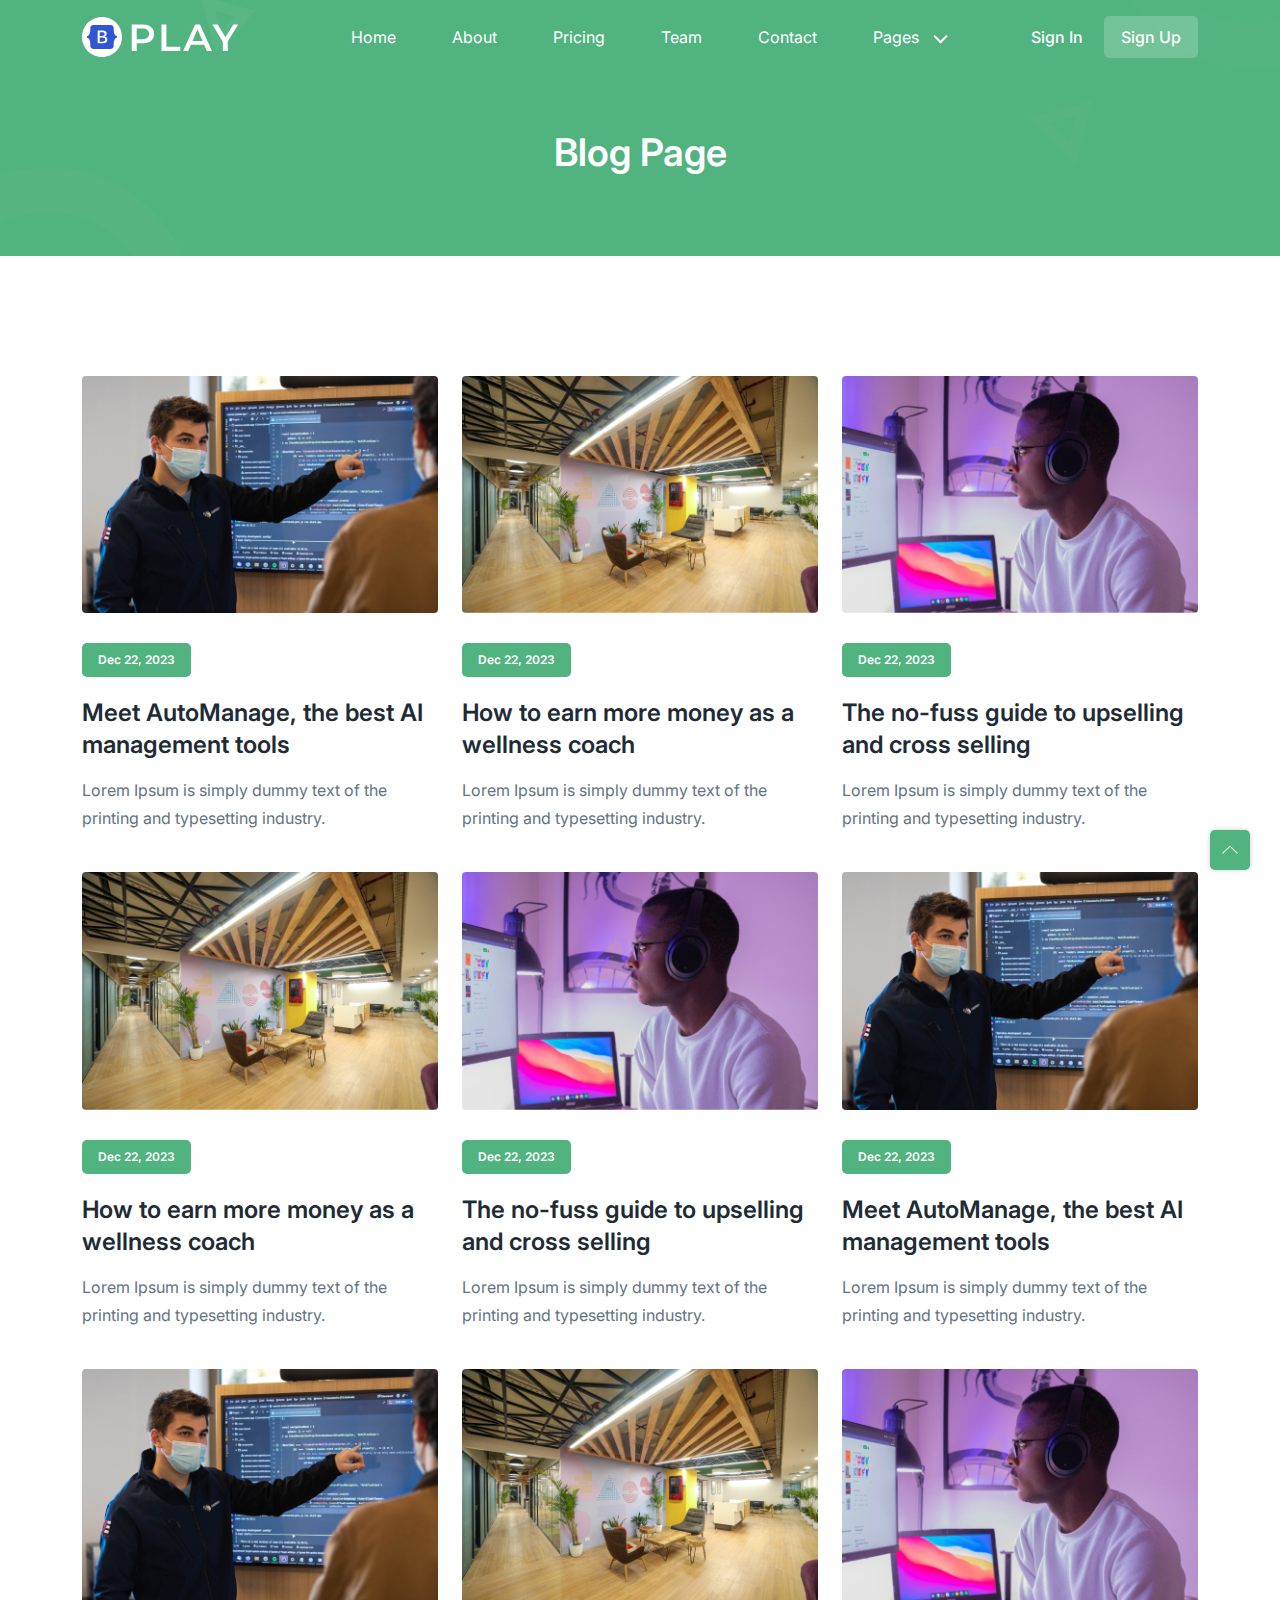
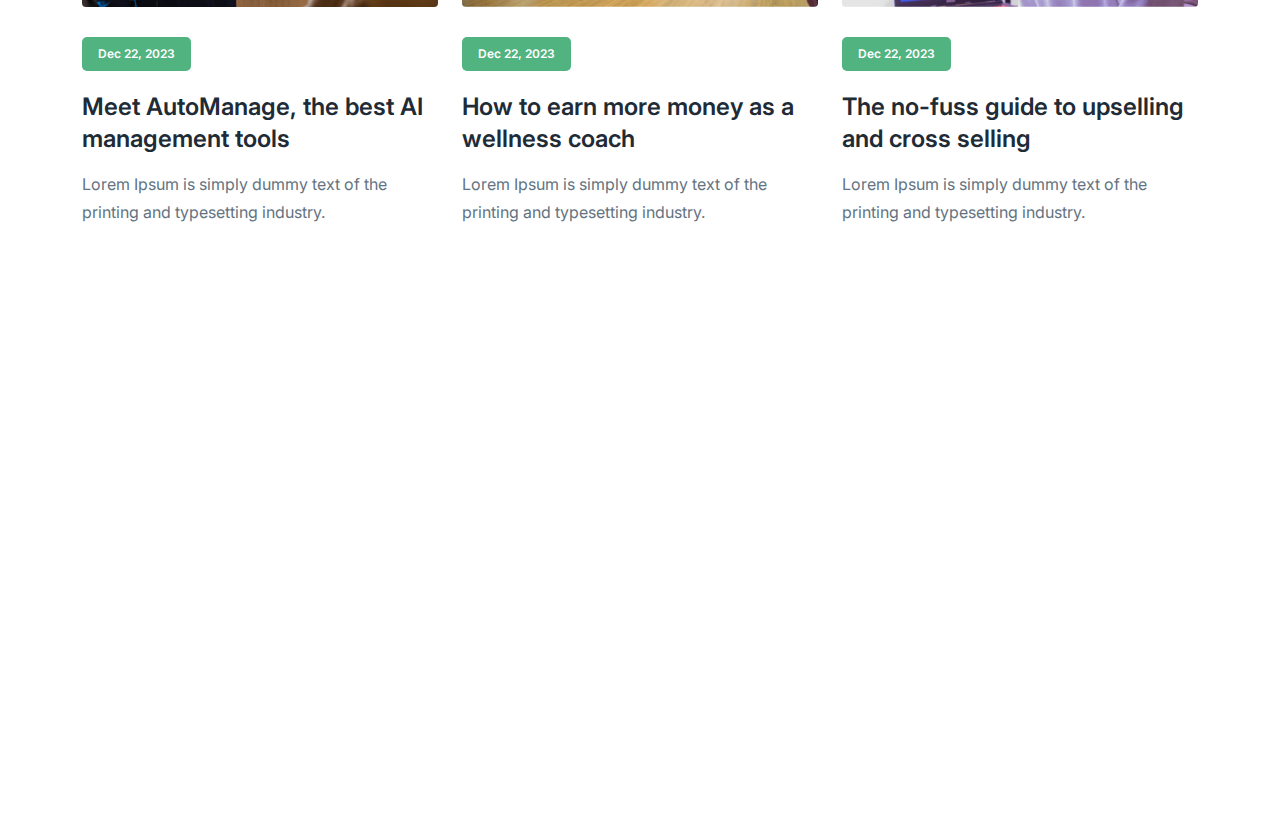
<file: blog.html>
<!-- =========

	Template Name: Play
	Author: UIdeck
	Author URI: https://uideck.com/
	Support: https://uideck.com/support/
	Version: 1.1

========== -->

<!DOCTYPE html>
<html lang="en">
  <head>
    <meta charset="UTF-8" />
    <meta http-equiv="X-UA-Compatible" content="IE=edge" />
    <meta name="viewport" content="width=device-width, initial-scale=1.0" />
    <title>Play | Open source Project by UIdeck</title>

    <!--====== Favicon Icon ======-->
    <link
      rel="shortcut icon"
      href="assets/images/favicon.svg"
      type="image/svg"
    />

    <!-- ===== All CSS files ===== -->
    <link rel="stylesheet" href="assets/css/bootstrap.min.css" />
    <link rel="stylesheet" href="assets/css/animate.css" />
    <link rel="stylesheet" href="assets/css/lineicons.css" />
    <link rel="stylesheet" href="assets/css/ud-styles.css" />
  </head>
  <body>
    <!-- ====== Header Start ====== -->
    <header class="ud-header">
      <div class="container">
        <div class="row">
          <div class="col-lg-12">
            <nav class="navbar navbar-expand-lg">
              <a class="navbar-brand" href="index.html">
                <img src="assets/images/logo/logo.svg" alt="Logo" />
              </a>
              <button class="navbar-toggler">
                <span class="toggler-icon"> </span>
                <span class="toggler-icon"> </span>
                <span class="toggler-icon"> </span>
              </button>

              <div class="navbar-collapse">
                <ul id="nav" class="navbar-nav mx-auto">
                  <li class="nav-item">
                    <a class="ud-menu-scroll" href="#home">Home</a>
                  </li>

                  <li class="nav-item">
                    <a class="ud-menu-scroll" href="#about">About</a>
                  </li>
                  <li class="nav-item">
                    <a class="ud-menu-scroll" href="#pricing">Pricing</a>
                  </li>
                  <li class="nav-item">
                    <a class="ud-menu-scroll" href="#team">Team</a>
                  </li>
                  <li class="nav-item">
                    <a class="ud-menu-scroll" href="#contact">Contact</a>
                  </li>
                  <li class="nav-item nav-item-has-children">
                    <a href="javascript:void(0)"> Pages </a>
                    <ul class="ud-submenu">
                      <li class="ud-submenu-item">
                        <a href="about.html" class="ud-submenu-link">
                          About Page
                        </a>
                      </li>
                      <li class="ud-submenu-item">
                        <a href="pricing.html" class="ud-submenu-link">
                          Pricing Page
                        </a>
                      </li>
                      <li class="ud-submenu-item">
                        <a href="contact.html" class="ud-submenu-link">
                          Contact Page
                        </a>
                      </li>
                      <li class="ud-submenu-item">
                        <a href="blog.html" class="ud-submenu-link">
                          Blog Grid Page
                        </a>
                      </li>
                      <li class="ud-submenu-item">
                        <a href="blog-details.html" class="ud-submenu-link">
                          Blog Details Page
                        </a>
                      </li>
                      <li class="ud-submenu-item">
                        <a href="login.html" class="ud-submenu-link">
                          Sign In Page
                        </a>
                      </li>
                      <li class="ud-submenu-item">
                        <a href="404.html" class="ud-submenu-link">404 Page</a>
                      </li>
                    </ul>
                  </li>
                </ul>
              </div>

              <div class="navbar-btn d-none d-sm-inline-block">
                <a href="login.html" class="ud-main-btn ud-login-btn">
                  Sign In
                </a>
                <a class="ud-main-btn ud-white-btn" href="javascript:void(0)">
                  Sign Up
                </a>
              </div>
            </nav>
          </div>
        </div>
      </div>
    </header>
    <!-- ====== Header End ====== -->

    <!-- ====== Banner Start ====== -->
    <section class="ud-page-banner">
      <div class="container">
        <div class="row">
          <div class="col-lg-12">
            <div class="ud-banner-content">
              <h1>Blog Page</h1>
            </div>
          </div>
        </div>
      </div>
    </section>
    <!-- ====== Banner End ====== -->

    <!-- ====== Blog Start ====== -->
    <section class="ud-blog-grids">
      <div class="container">
        <div class="row">
          <div class="col-lg-4 col-md-6">
            <div class="ud-single-blog">
              <div class="ud-blog-image">
                <a href="blog-details.html">
                  <img src="assets/images/blog/blog-01.jpg" alt="blog" />
                </a>
              </div>
              <div class="ud-blog-content">
                <span class="ud-blog-date">Dec 22, 2023</span>
                <h3 class="ud-blog-title">
                  <a href="blog-details.html">
                    Meet AutoManage, the best AI management tools
                  </a>
                </h3>
                <p class="ud-blog-desc">
                  Lorem Ipsum is simply dummy text of the printing and
                  typesetting industry.
                </p>
              </div>
            </div>
          </div>
          <div class="col-lg-4 col-md-6">
            <div class="ud-single-blog">
              <div class="ud-blog-image">
                <a href="blog-details.html">
                  <img src="assets/images/blog/blog-02.jpg" alt="blog" />
                </a>
              </div>
              <div class="ud-blog-content">
                <span class="ud-blog-date">Dec 22, 2023</span>
                <h3 class="ud-blog-title">
                  <a href="blog-details.html">
                    How to earn more money as a wellness coach
                  </a>
                </h3>
                <p class="ud-blog-desc">
                  Lorem Ipsum is simply dummy text of the printing and
                  typesetting industry.
                </p>
              </div>
            </div>
          </div>
          <div class="col-lg-4 col-md-6">
            <div class="ud-single-blog">
              <div class="ud-blog-image">
                <a href="blog-details.html">
                  <img src="assets/images/blog/blog-03.jpg" alt="blog" />
                </a>
              </div>
              <div class="ud-blog-content">
                <span class="ud-blog-date">Dec 22, 2023</span>
                <h3 class="ud-blog-title">
                  <a href="blog-details.html">
                    The no-fuss guide to upselling and cross selling
                  </a>
                </h3>
                <p class="ud-blog-desc">
                  Lorem Ipsum is simply dummy text of the printing and
                  typesetting industry.
                </p>
              </div>
            </div>
          </div>
          <div class="col-lg-4 col-md-6">
            <div class="ud-single-blog">
              <div class="ud-blog-image">
                <a href="blog-details.html">
                  <img src="assets/images/blog/blog-02.jpg" alt="blog" />
                </a>
              </div>
              <div class="ud-blog-content">
                <span class="ud-blog-date">Dec 22, 2023</span>
                <h3 class="ud-blog-title">
                  <a href="blog-details.html">
                    How to earn more money as a wellness coach
                  </a>
                </h3>
                <p class="ud-blog-desc">
                  Lorem Ipsum is simply dummy text of the printing and
                  typesetting industry.
                </p>
              </div>
            </div>
          </div>
          <div class="col-lg-4 col-md-6">
            <div class="ud-single-blog">
              <div class="ud-blog-image">
                <a href="blog-details.html">
                  <img src="assets/images/blog/blog-03.jpg" alt="blog" />
                </a>
              </div>
              <div class="ud-blog-content">
                <span class="ud-blog-date">Dec 22, 2023</span>
                <h3 class="ud-blog-title">
                  <a href="blog-details.html">
                    The no-fuss guide to upselling and cross selling
                  </a>
                </h3>
                <p class="ud-blog-desc">
                  Lorem Ipsum is simply dummy text of the printing and
                  typesetting industry.
                </p>
              </div>
            </div>
          </div>
          <div class="col-lg-4 col-md-6">
            <div class="ud-single-blog">
              <div class="ud-blog-image">
                <a href="blog-details.html">
                  <img src="assets/images/blog/blog-01.jpg" alt="blog" />
                </a>
              </div>
              <div class="ud-blog-content">
                <span class="ud-blog-date">Dec 22, 2023</span>
                <h3 class="ud-blog-title">
                  <a href="blog-details.html">
                    Meet AutoManage, the best AI management tools
                  </a>
                </h3>
                <p class="ud-blog-desc">
                  Lorem Ipsum is simply dummy text of the printing and
                  typesetting industry.
                </p>
              </div>
            </div>
          </div>
          <div class="col-lg-4 col-md-6">
            <div class="ud-single-blog">
              <div class="ud-blog-image">
                <a href="blog-details.html">
                  <img src="assets/images/blog/blog-01.jpg" alt="blog" />
                </a>
              </div>
              <div class="ud-blog-content">
                <span class="ud-blog-date">Dec 22, 2023</span>
                <h3 class="ud-blog-title">
                  <a href="blog-details.html">
                    Meet AutoManage, the best AI management tools
                  </a>
                </h3>
                <p class="ud-blog-desc">
                  Lorem Ipsum is simply dummy text of the printing and
                  typesetting industry.
                </p>
              </div>
            </div>
          </div>
          <div class="col-lg-4 col-md-6">
            <div class="ud-single-blog">
              <div class="ud-blog-image">
                <a href="blog-details.html">
                  <img src="assets/images/blog/blog-02.jpg" alt="blog" />
                </a>
              </div>
              <div class="ud-blog-content">
                <span class="ud-blog-date">Dec 22, 2023</span>
                <h3 class="ud-blog-title">
                  <a href="blog-details.html">
                    How to earn more money as a wellness coach
                  </a>
                </h3>
                <p class="ud-blog-desc">
                  Lorem Ipsum is simply dummy text of the printing and
                  typesetting industry.
                </p>
              </div>
            </div>
          </div>
          <div class="col-lg-4 col-md-6">
            <div class="ud-single-blog">
              <div class="ud-blog-image">
                <a href="blog-details.html">
                  <img src="assets/images/blog/blog-03.jpg" alt="blog" />
                </a>
              </div>
              <div class="ud-blog-content">
                <span class="ud-blog-date">Dec 22, 2023</span>
                <h3 class="ud-blog-title">
                  <a href="blog-details.html">
                    The no-fuss guide to upselling and cross selling
                  </a>
                </h3>
                <p class="ud-blog-desc">
                  Lorem Ipsum is simply dummy text of the printing and
                  typesetting industry.
                </p>
              </div>
            </div>
          </div>
        </div>
      </div>
    </section>
    <!-- ====== Blog End ====== -->

    <!-- ====== Footer Start ====== -->
    <footer class="ud-footer wow fadeInUp" data-wow-delay=".15s">
      <div class="shape shape-1">
        <img src="assets/images/footer/shape-1.svg" alt="shape" />
      </div>
      <div class="shape shape-2">
        <img src="assets/images/footer/shape-2.svg" alt="shape" />
      </div>
      <div class="shape shape-3">
        <img src="assets/images/footer/shape-3.svg" alt="shape" />
      </div>
      <div class="ud-footer-widgets">
        <div class="container">
          <div class="row">
            <div class="col-xl-3 col-lg-4 col-md-6">
              <div class="ud-widget">
                <a href="index.html" class="ud-footer-logo">
                  <img src="assets/images/logo/logo.svg" alt="logo" />
                </a>
                <p class="ud-widget-desc">
                  We create digital experiences for brands and companies by
                  using technology.
                </p>
                <ul class="ud-widget-socials">
                  <li>
                    <a href="https://twitter.com/MusharofChy">
                      <i class="lni lni-facebook-filled"></i>
                    </a>
                  </li>
                  <li>
                    <a href="https://twitter.com/MusharofChy">
                      <i class="lni lni-twitter-filled"></i>
                    </a>
                  </li>
                  <li>
                    <a href="https://twitter.com/MusharofChy">
                      <i class="lni lni-instagram-filled"></i>
                    </a>
                  </li>
                  <li>
                    <a href="https://twitter.com/MusharofChy">
                      <i class="lni lni-linkedin-original"></i>
                    </a>
                  </li>
                </ul>
              </div>
            </div>

            <div class="col-xl-2 col-lg-2 col-md-6 col-sm-6">
              <div class="ud-widget">
                <h5 class="ud-widget-title">About Us</h5>
                <ul class="ud-widget-links">
                  <li>
                    <a href="javascript:void(0)">Home</a>
                  </li>
                  <li>
                    <a href="javascript:void(0)">Features</a>
                  </li>
                  <li>
                    <a href="javascript:void(0)">About</a>
                  </li>
                  <li>
                    <a href="javascript:void(0)">Testimonial</a>
                  </li>
                </ul>
              </div>
            </div>
            <div class="col-xl-2 col-lg-3 col-md-6 col-sm-6">
              <div class="ud-widget">
                <h5 class="ud-widget-title">Features</h5>
                <ul class="ud-widget-links">
                  <li>
                    <a href="javascript:void(0)">How it works</a>
                  </li>
                  <li>
                    <a href="javascript:void(0)">Privacy policy</a>
                  </li>
                  <li>
                    <a href="javascript:void(0)">Terms of service</a>
                  </li>
                  <li>
                    <a href="javascript:void(0)">Refund policy</a>
                  </li>
                </ul>
              </div>
            </div>
            <div class="col-xl-2 col-lg-3 col-md-6 col-sm-6">
              <div class="ud-widget">
                <h5 class="ud-widget-title">Our Products</h5>
                <ul class="ud-widget-links">
                  <li>
                    <a
                      href="https://lineicons.com/"
                      rel="nofollow noopner"
                      target="_blank"
                      >Lineicons
                    </a>
                  </li>
                  <li>
                    <a
                      href="https://ecommercehtml.com/"
                      rel="nofollow noopner"
                      target="_blank"
                      >Ecommerce HTML</a
                    >
                  </li>
                  <li>
                    <a
                      href="https://ayroui.com/"
                      rel="nofollow noopner"
                      target="_blank"
                      >Ayro UI</a
                    >
                  </li>
                  <li>
                    <a
                      href="https://graygrids.com/"
                      rel="nofollow noopner"
                      target="_blank"
                      >Plain Admin</a
                    >
                  </li>
                </ul>
              </div>
            </div>
            <div class="col-xl-3 col-lg-6 col-md-8 col-sm-10">
              <div class="ud-widget">
                <h5 class="ud-widget-title">Partners</h5>
                <ul class="ud-widget-brands">
                  <li>
                    <a
                      href="https://ayroui.com/"
                      rel="nofollow noopner"
                      target="_blank"
                    >
                      <img
                        src="assets/images/footer/brands/ayroui.svg"
                        alt="ayroui"
                      />
                    </a>
                  </li>
                  <li>
                    <a
                      href="https://ecommercehtml.com/"
                      rel="nofollow noopner"
                      target="_blank"
                    >
                      <img
                        src="assets/images/footer/brands/ecommerce-html.svg"
                        alt="ecommerce-html"
                      />
                    </a>
                  </li>
                  <li>
                    <a
                      href="https://graygrids.com/"
                      rel="nofollow noopner"
                      target="_blank"
                    >
                      <img
                        src="assets/images/footer/brands/graygrids.svg"
                        alt="graygrids"
                      />
                    </a>
                  </li>
                  <li>
                    <a
                      href="https://lineicons.com/"
                      rel="nofollow noopner"
                      target="_blank"
                    >
                      <img
                        src="assets/images/footer/brands/lineicons.svg"
                        alt="lineicons"
                      />
                    </a>
                  </li>
                  <li>
                    <a
                      href="https://uideck.com/"
                      rel="nofollow noopner"
                      target="_blank"
                    >
                      <img
                        src="assets/images/footer/brands/uideck.svg"
                        alt="uideck"
                      />
                    </a>
                  </li>
                  <li>
                    <a
                      href="https://tailwindtemplates.co/"
                      rel="nofollow noopner"
                      target="_blank"
                    >
                      <img
                        src="assets/images/footer/brands/tailwindtemplates.svg"
                        alt="tailwindtemplates"
                      />
                    </a>
                  </li>
                </ul>
              </div>
            </div>
          </div>
        </div>
      </div>
      <div class="ud-footer-bottom">
        <div class="container">
          <div class="row">
            <div class="col-md-8">
              <ul class="ud-footer-bottom-left">
                <li>
                  <a href="javascript:void(0)">Privacy policy</a>
                </li>
                <li>
                  <a href="javascript:void(0)">Support policy</a>
                </li>
                <li>
                  <a href="javascript:void(0)">Terms of service</a>
                </li>
              </ul>
            </div>
            <div class="col-md-4">
              <p class="ud-footer-bottom-right">
                Designed and Developed by
                <a href="https://uideck.com" rel="nofollow">UIdeck</a>
              </p>
            </div>
          </div>
        </div>
      </div>
    </footer>
    <!-- ====== Footer End ====== -->

    <!-- ====== Back To Top Start ====== -->
    <a href="javascript:void(0)" class="back-to-top">
      <i class="lni lni-chevron-up"> </i>
    </a>
    <!-- ====== Back To Top End ====== -->

    <!-- ====== All Javascript Files ====== -->
    <script src="assets/js/bootstrap.bundle.min.js"></script>
    <script src="assets/js/wow.min.js"></script>
    <script src="assets/js/main.js"></script>
  </body>
</html>
</file>
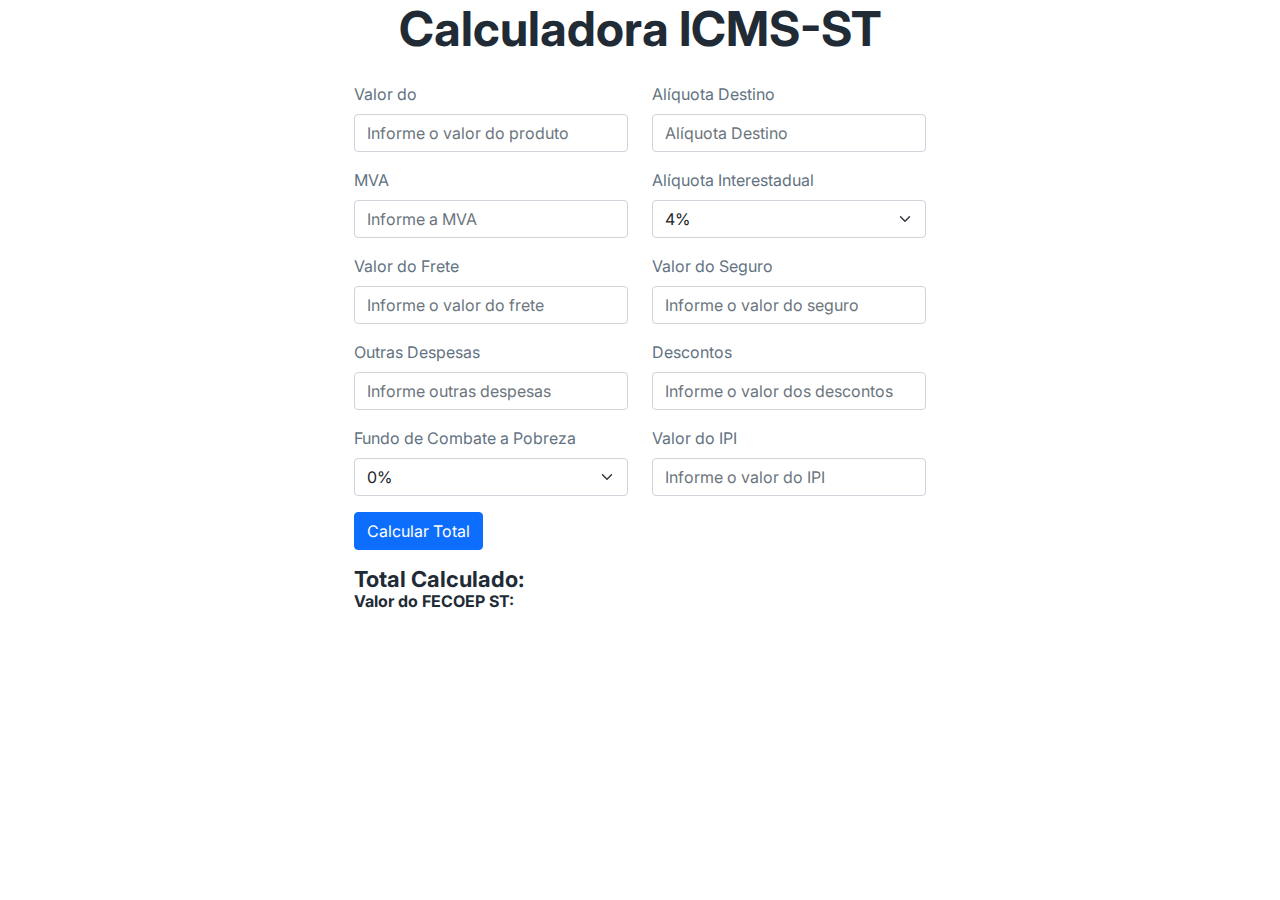
<file: calculadora-st.html>
<!DOCTYPE html>
<html lang="pt-BR">

<head>
    <meta charset="UTF-8">
    <meta name="viewport" content="width=device-width, initial-scale=1.0">
    <title>Calculadora ICMS-ST</title>

    <link rel="stylesheet" href="assets/css/bootstrap.min.css" />
    <link rel="stylesheet" href="assets/css/animate.css" />
    <link rel="stylesheet" href="assets/css/lineicons.css" />
    <link rel="stylesheet" href="assets/css/ud-styles.css" />
</head>

<body>
    <div class="container">
        <h1 class="text-center">Calculadora ICMS-ST</h1>
        <br />
        <div class="d-flex justify-content-center">

            <form id="calculatorForm" class="form-group">
                <div class="row">
                    <div class="col mb-3">
                        <label for="valorProduto" class="form-label">Valor do</label>
                        <input type="number" class="form-control" id="valorProduto"
                            placeholder="Informe o valor do produto">
                    </div>

                    <div class="col mb-3">
                        <label for="valorIPI" class="form-label">Alíquota Destino</label>
                        <input type="number" class="form-control" id="valorAlicotaDestino" placeholder="Alíquota Destino">
                    </div>
                </div>

                <div class="row">
                    <div class="col mb-3">
                        <label for="mva" class="form-label">MVA</label>
                        <input type="number" class="form-control" id="mva" placeholder="Informe a MVA">    
                    </div>

                    <div class="col mb-3">
                        <label for="valorIPI" class="form-label">Alíquota Interestadual</label>
                        <select class="form-select" id="valorAlicotaInterestadual" >
                            <option value="4">4%</option>
                            <option value="7">7%</option>
                            <option value="12">12%</option>
                        </select>
                    </div>
                </div>

                <div class="row">
                    <div class="col mb-3">
                        <label for="valorFrete" class="form-label">Valor do Frete</label>
                        <input type="number" class="form-control" id="valorFrete"
                            placeholder="Informe o valor do frete">
                    </div>

                    <div class="col mb-3">
                        <label for="valorSeguro" class="form-label">Valor do Seguro</label>
                        <input type="number" class="form-control" id="valorSeguro"
                            placeholder="Informe o valor do seguro">
                    </div>
                </div>
                <div class="row">
                    <div class="col mb-3">
                        <label for="outrasDespesas" class="form-label">Outras Despesas</label>
                        <input type="number" class="form-control" id="outrasDespesas"
                            placeholder="Informe outras despesas">
                    </div>

                    <div class="col mb-3">
                        <label for="descontos" class="form-label">Descontos</label>
                        <input type="number" class="form-control" id="descontos"
                            placeholder="Informe o valor dos descontos">
                    </div>
                </div>

                <div class="row">
                    <div class="col mb-3">
                        <label for="valorCobatePobreza" class="form-label">Fundo de Combate a Pobreza</label>
                        <select class="form-select" id="valorCobatePobreza" >
                            <option value="0">0%</option>
                            <option value="1">1%</option>
                            <option value="2">2%</option>
                        </select>
                    </div>
                    <div class="col mb-3">
                        <label for="valorIPI" class="form-label">Valor do IPI</label>
                        <input type="number" class="form-control" id="valorIPI"
                            placeholder="Informe o valor do IPI">
                    </div>
                </div>

                <button type="button" class="btn btn-primary" onclick="calcularTotal()">Calcular Total</button>
                
                <div class="mt-3">
                    <h4>Total Calculado: <span id="total"></span></h4>
                    <h6>Valor do FECOEP ST: <span id="totalBaseCalculoPobreza"></span></h6>
                </div>
            </form>
        </div>
    </div>
</body>

<script>
    function calcularTotal() {
        // Obter os valores dos campos e selects
        const valorProduto = parseFloat(document.getElementById('valorProduto').value) || 0;
        const valorIPI = parseFloat(document.getElementById('valorIPI').value) || 0;
        const valorFrete = parseFloat(document.getElementById('valorFrete').value) || 0;
        const valorAlicotaInterestadual = parseFloat(document.getElementById('valorAlicotaInterestadual').value) || 0;
        const valorAlicotaDestino = parseFloat(document.getElementById('valorAlicotaDestino').value) || 0;
        const valorSeguro = parseFloat(document.getElementById('valorSeguro').value) || 0;
        const outrasDespesas = parseFloat(document.getElementById('outrasDespesas').value) || 0;
        const descontos = parseFloat(document.getElementById('descontos').value) || 0;
        const mva = parseFloat(document.getElementById('mva').value) || 0;

        const valorAlicotaCalculoPobreza = parseFloat(document.getElementById('valorCobatePobreza').value) || 0;

        // Validar inputs
        if (InputsValidos(valorProduto)) {
            var calculoBaseST = 0;
            var valorST = 0;
            var calculoBaseInter = valorProduto + valorFrete + valorSeguro + outrasDespesas - descontos;
            var valorICMS = 0;

            if(valorIPI == 0){
                valorICMS = calculoBaseInter * (valorAlicotaInterestadual / 100);
            }
            else{
                valorICMS = calcularICMSSTcomIPI(calculoBaseInter, valorAlicotaInterestadual, valorIPI);
            }
            
            // base de calculo para o valor do ICMS ST
            calculoBaseST = (valorProduto + valorFrete + valorSeguro + outrasDespesas - descontos) * (1 + mva / 100);
            valorST = calculoBaseST * valorAlicotaDestino / 100 - valorICMS;

            var valorCobratePobreza = calculoBaseST * (valorAlicotaCalculoPobreza / 100);
            document.getElementById('total').textContent = valorST.toFixed(2);

            document.getElementById('totalBaseCalculoPobreza').textContent = valorCobratePobreza.toFixed(2);

        }
    }

    function InputsValidos(valorProduto) {
        if (valorProduto === '') {
            window.alert('Preencha pelo menos o "Valor do Produto"');
            return false;
        }

        return true;
    }

    // Função para calcular o ICMS ST com IPI
    function calcularICMSSTcomIPI(baseCalculoICMSST, aliquotaICMSST, valorIPI) {
        // Converte a alíquota para decimal
        const aliquotaDecimal = aliquotaICMSST / 100;

        // Calcula o ICMS ST com IPI
        const icmsSTcomIPI = (baseCalculoICMSST + valorIPI) * aliquotaDecimal;
        console.log('valor do icmsStComIpi', icmsSTcomIPI)
        return icmsSTcomIPI;
    }

</script>

</html>
</file>
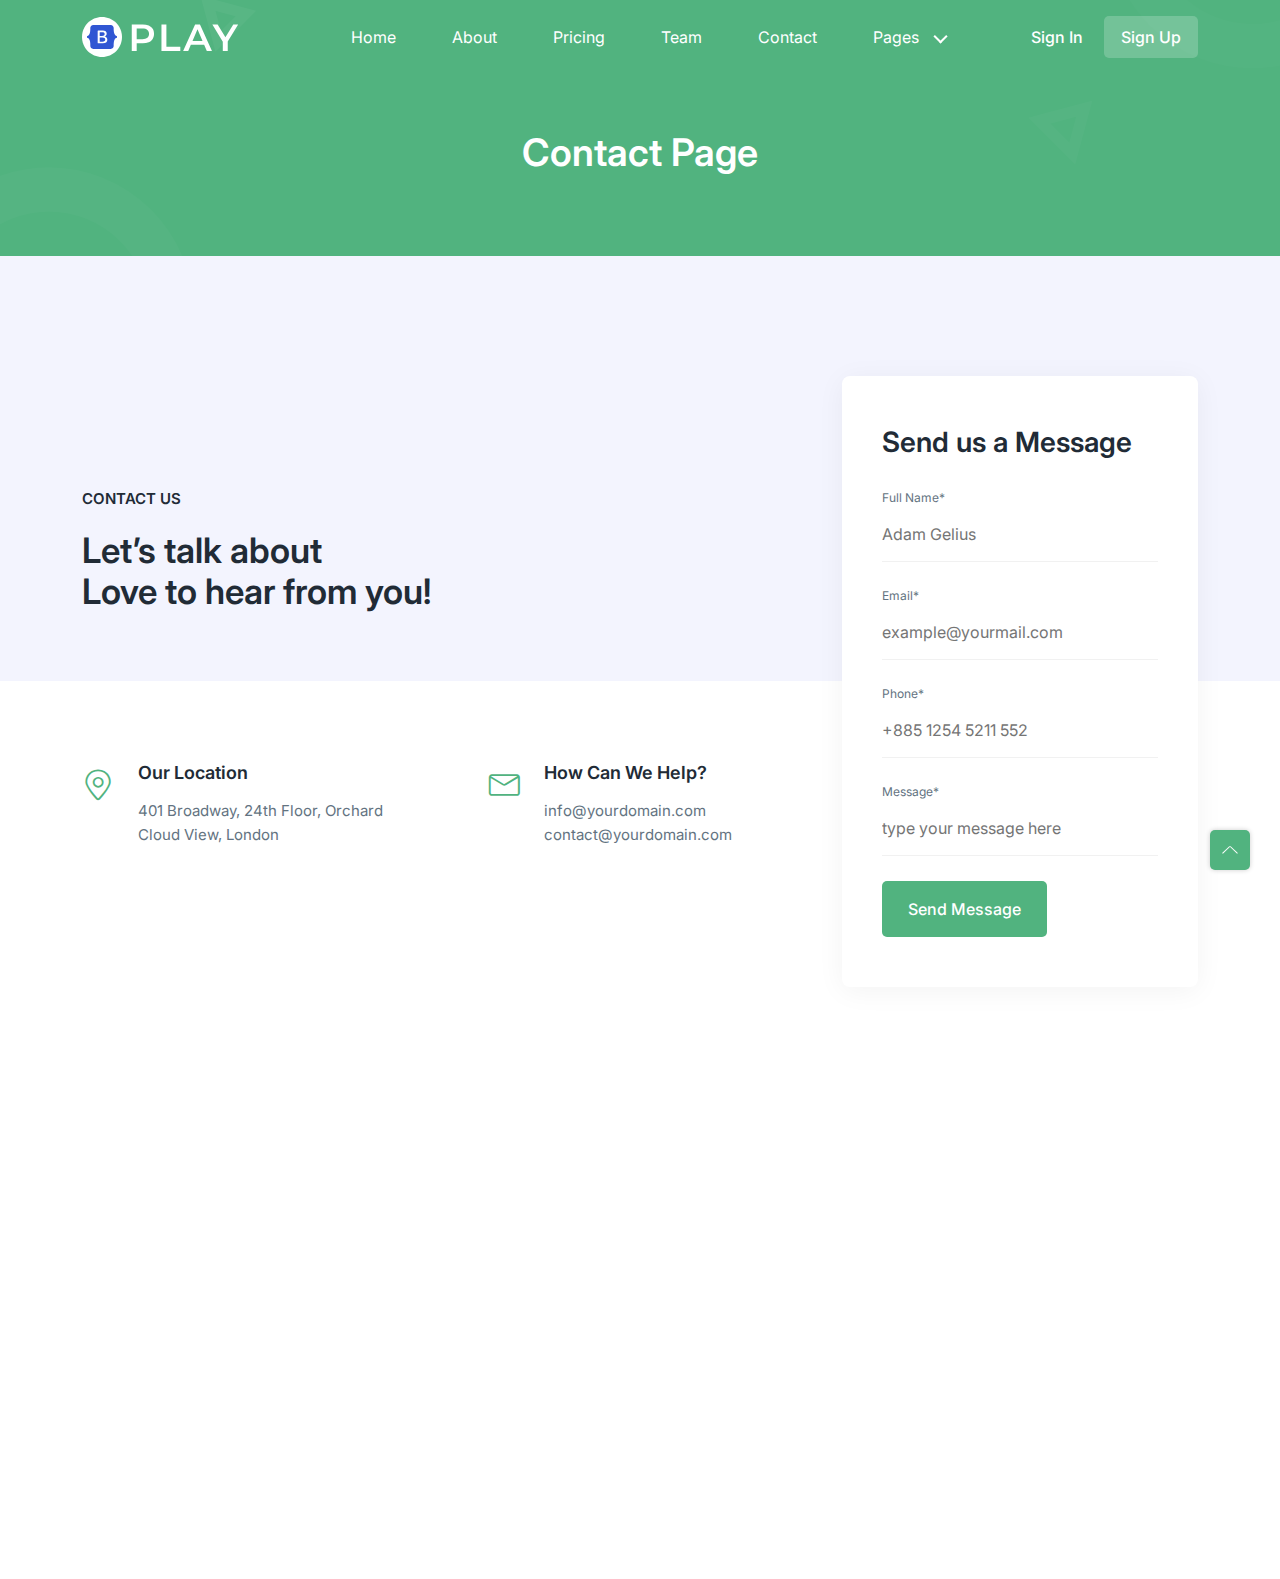
<file: contact.html>
<!-- =========

	Template Name: Play
	Author: UIdeck
	Author URI: https://uideck.com/
	Support: https://uideck.com/support/
	Version: 1.1

========== -->

<!DOCTYPE html>
<html lang="en">
  <head>
    <meta charset="UTF-8" />
    <meta http-equiv="X-UA-Compatible" content="IE=edge" />
    <meta name="viewport" content="width=device-width, initial-scale=1.0" />
    <title>Play | Open source Project by UIdeck</title>

    <!--====== Favicon Icon ======-->
    <link
      rel="shortcut icon"
      href="assets/images/favicon.svg"
      type="image/svg"
    />

    <!-- ===== All CSS files ===== -->
    <link rel="stylesheet" href="assets/css/bootstrap.min.css" />
    <link rel="stylesheet" href="assets/css/animate.css" />
    <link rel="stylesheet" href="assets/css/lineicons.css" />
    <link rel="stylesheet" href="assets/css/ud-styles.css" />
  </head>
  <body>
    <!-- ====== Header Start ====== -->
    <header class="ud-header">
      <div class="container">
        <div class="row">
          <div class="col-lg-12">
            <nav class="navbar navbar-expand-lg">
              <a class="navbar-brand" href="index.html">
                <img src="assets/images/logo/logo.svg" alt="Logo" />
              </a>
              <button class="navbar-toggler">
                <span class="toggler-icon"> </span>
                <span class="toggler-icon"> </span>
                <span class="toggler-icon"> </span>
              </button>

              <div class="navbar-collapse">
                <ul id="nav" class="navbar-nav mx-auto">
                  <li class="nav-item">
                    <a class="ud-menu-scroll" href="#home">Home</a>
                  </li>

                  <li class="nav-item">
                    <a class="ud-menu-scroll" href="#about">About</a>
                  </li>
                  <li class="nav-item">
                    <a class="ud-menu-scroll" href="#pricing">Pricing</a>
                  </li>
                  <li class="nav-item">
                    <a class="ud-menu-scroll" href="#team">Team</a>
                  </li>
                  <li class="nav-item">
                    <a class="ud-menu-scroll" href="#contact">Contact</a>
                  </li>
                  <li class="nav-item nav-item-has-children">
                    <a href="javascript:void(0)"> Pages </a>
                    <ul class="ud-submenu">
                      <li class="ud-submenu-item">
                        <a href="about.html" class="ud-submenu-link">
                          About Page
                        </a>
                      </li>
                      <li class="ud-submenu-item">
                        <a href="pricing.html" class="ud-submenu-link">
                          Pricing Page
                        </a>
                      </li>
                      <li class="ud-submenu-item">
                        <a href="contact.html" class="ud-submenu-link">
                          Contact Page
                        </a>
                      </li>
                      <li class="ud-submenu-item">
                        <a href="blog.html" class="ud-submenu-link">
                          Blog Grid Page
                        </a>
                      </li>
                      <li class="ud-submenu-item">
                        <a href="blog-details.html" class="ud-submenu-link">
                          Blog Details Page
                        </a>
                      </li>
                      <li class="ud-submenu-item">
                        <a href="login.html" class="ud-submenu-link">
                          Sign In Page
                        </a>
                      </li>
                      <li class="ud-submenu-item">
                        <a href="404.html" class="ud-submenu-link">404 Page</a>
                      </li>
                    </ul>
                  </li>
                </ul>
              </div>

              <div class="navbar-btn d-none d-sm-inline-block">
                <a href="login.html" class="ud-main-btn ud-login-btn">
                  Sign In
                </a>
                <a class="ud-main-btn ud-white-btn" href="javascript:void(0)">
                  Sign Up
                </a>
              </div>
            </nav>
          </div>
        </div>
      </div>
    </header>
    <!-- ====== Header End ====== -->

    <!-- ====== Banner Start ====== -->
    <section class="ud-page-banner">
      <div class="container">
        <div class="row">
          <div class="col-lg-12">
            <div class="ud-banner-content">
              <h1>Contact Page</h1>
            </div>
          </div>
        </div>
      </div>
    </section>
    <!-- ====== Banner End ====== -->

    <!-- ====== Contact Start ====== -->
    <section id="contact" class="ud-contact">
      <div class="container">
        <div class="row align-items-center">
          <div class="col-xl-8 col-lg-7">
            <div class="ud-contact-content-wrapper">
              <div class="ud-contact-title">
                <span>CONTACT US</span>
                <h2>
                  Let’s talk about <br />
                  Love to hear from you!
                </h2>
              </div>
              <div class="ud-contact-info-wrapper">
                <div class="ud-single-info">
                  <div class="ud-info-icon">
                    <i class="lni lni-map-marker"></i>
                  </div>
                  <div class="ud-info-meta">
                    <h5>Our Location</h5>
                    <p>401 Broadway, 24th Floor, Orchard Cloud View, London</p>
                  </div>
                </div>
                <div class="ud-single-info">
                  <div class="ud-info-icon">
                    <i class="lni lni-envelope"></i>
                  </div>
                  <div class="ud-info-meta">
                    <h5>How Can We Help?</h5>
                    <p>info@yourdomain.com</p>
                    <p>contact@yourdomain.com</p>
                  </div>
                </div>
              </div>
            </div>
          </div>
          <div class="col-xl-4 col-lg-5">
            <div
              class="ud-contact-form-wrapper wow fadeInUp"
              data-wow-delay=".2s"
            >
              <h3 class="ud-contact-form-title">Send us a Message</h3>
              <form class="ud-contact-form">
                <div class="ud-form-group">
                  <label for="fullName">Full Name*</label>
                  <input
                    type="text"
                    name="fullName"
                    placeholder="Adam Gelius"
                  />
                </div>
                <div class="ud-form-group">
                  <label for="email">Email*</label>
                  <input
                    type="email"
                    name="email"
                    placeholder="example@yourmail.com"
                  />
                </div>
                <div class="ud-form-group">
                  <label for="phone">Phone*</label>
                  <input
                    type="text"
                    name="phone"
                    placeholder="+885 1254 5211 552"
                  />
                </div>
                <div class="ud-form-group">
                  <label for="message">Message*</label>
                  <textarea
                    name="message"
                    rows="1"
                    placeholder="type your message here"
                  ></textarea>
                </div>
                <div class="ud-form-group mb-0">
                  <button type="submit" class="ud-main-btn">
                    Send Message
                  </button>
                </div>
              </form>
            </div>
          </div>
        </div>
      </div>
    </section>
    <!-- ====== Contact End ====== -->

    <!-- ====== Footer Start ====== -->
    <footer class="ud-footer wow fadeInUp" data-wow-delay=".15s">
      <div class="shape shape-1">
        <img src="assets/images/footer/shape-1.svg" alt="shape" />
      </div>
      <div class="shape shape-2">
        <img src="assets/images/footer/shape-2.svg" alt="shape" />
      </div>
      <div class="shape shape-3">
        <img src="assets/images/footer/shape-3.svg" alt="shape" />
      </div>
      <div class="ud-footer-widgets">
        <div class="container">
          <div class="row">
            <div class="col-xl-3 col-lg-4 col-md-6">
              <div class="ud-widget">
                <a href="index.html" class="ud-footer-logo">
                  <img src="assets/images/logo/logo.svg" alt="logo" />
                </a>
                <p class="ud-widget-desc">
                  We create digital experiences for brands and companies by
                  using technology.
                </p>
                <ul class="ud-widget-socials">
                  <li>
                    <a href="https://twitter.com/MusharofChy">
                      <i class="lni lni-facebook-filled"></i>
                    </a>
                  </li>
                  <li>
                    <a href="https://twitter.com/MusharofChy">
                      <i class="lni lni-twitter-filled"></i>
                    </a>
                  </li>
                  <li>
                    <a href="https://twitter.com/MusharofChy">
                      <i class="lni lni-instagram-filled"></i>
                    </a>
                  </li>
                  <li>
                    <a href="https://twitter.com/MusharofChy">
                      <i class="lni lni-linkedin-original"></i>
                    </a>
                  </li>
                </ul>
              </div>
            </div>

            <div class="col-xl-2 col-lg-2 col-md-6 col-sm-6">
              <div class="ud-widget">
                <h5 class="ud-widget-title">About Us</h5>
                <ul class="ud-widget-links">
                  <li>
                    <a href="javascript:void(0)">Home</a>
                  </li>
                  <li>
                    <a href="javascript:void(0)">Features</a>
                  </li>
                  <li>
                    <a href="javascript:void(0)">About</a>
                  </li>
                  <li>
                    <a href="javascript:void(0)">Testimonial</a>
                  </li>
                </ul>
              </div>
            </div>
            <div class="col-xl-2 col-lg-3 col-md-6 col-sm-6">
              <div class="ud-widget">
                <h5 class="ud-widget-title">Features</h5>
                <ul class="ud-widget-links">
                  <li>
                    <a href="javascript:void(0)">How it works</a>
                  </li>
                  <li>
                    <a href="javascript:void(0)">Privacy policy</a>
                  </li>
                  <li>
                    <a href="javascript:void(0)">Terms of service</a>
                  </li>
                  <li>
                    <a href="javascript:void(0)">Refund policy</a>
                  </li>
                </ul>
              </div>
            </div>
            <div class="col-xl-2 col-lg-3 col-md-6 col-sm-6">
              <div class="ud-widget">
                <h5 class="ud-widget-title">Our Products</h5>
                <ul class="ud-widget-links">
                  <li>
                    <a
                      href="https://lineicons.com/"
                      rel="nofollow noopner"
                      target="_blank"
                      >Lineicons
                    </a>
                  </li>
                  <li>
                    <a
                      href="https://ecommercehtml.com/"
                      rel="nofollow noopner"
                      target="_blank"
                      >Ecommerce HTML</a
                    >
                  </li>
                  <li>
                    <a
                      href="https://ayroui.com/"
                      rel="nofollow noopner"
                      target="_blank"
                      >Ayro UI</a
                    >
                  </li>
                  <li>
                    <a
                      href="https://graygrids.com/"
                      rel="nofollow noopner"
                      target="_blank"
                      >Plain Admin</a
                    >
                  </li>
                </ul>
              </div>
            </div>
            <div class="col-xl-3 col-lg-6 col-md-8 col-sm-10">
              <div class="ud-widget">
                <h5 class="ud-widget-title">Partners</h5>
                <ul class="ud-widget-brands">
                  <li>
                    <a
                      href="https://ayroui.com/"
                      rel="nofollow noopner"
                      target="_blank"
                    >
                      <img
                        src="assets/images/footer/brands/ayroui.svg"
                        alt="ayroui"
                      />
                    </a>
                  </li>
                  <li>
                    <a
                      href="https://ecommercehtml.com/"
                      rel="nofollow noopner"
                      target="_blank"
                    >
                      <img
                        src="assets/images/footer/brands/ecommerce-html.svg"
                        alt="ecommerce-html"
                      />
                    </a>
                  </li>
                  <li>
                    <a
                      href="https://graygrids.com/"
                      rel="nofollow noopner"
                      target="_blank"
                    >
                      <img
                        src="assets/images/footer/brands/graygrids.svg"
                        alt="graygrids"
                      />
                    </a>
                  </li>
                  <li>
                    <a
                      href="https://lineicons.com/"
                      rel="nofollow noopner"
                      target="_blank"
                    >
                      <img
                        src="assets/images/footer/brands/lineicons.svg"
                        alt="lineicons"
                      />
                    </a>
                  </li>
                  <li>
                    <a
                      href="https://uideck.com/"
                      rel="nofollow noopner"
                      target="_blank"
                    >
                      <img
                        src="assets/images/footer/brands/uideck.svg"
                        alt="uideck"
                      />
                    </a>
                  </li>
                  <li>
                    <a
                      href="https://tailwindtemplates.co/"
                      rel="nofollow noopner"
                      target="_blank"
                    >
                      <img
                        src="assets/images/footer/brands/tailwindtemplates.svg"
                        alt="tailwindtemplates"
                      />
                    </a>
                  </li>
                </ul>
              </div>
            </div>
          </div>
        </div>
      </div>
      <div class="ud-footer-bottom">
        <div class="container">
          <div class="row">
            <div class="col-md-8">
              <ul class="ud-footer-bottom-left">
                <li>
                  <a href="javascript:void(0)">Privacy policy</a>
                </li>
                <li>
                  <a href="javascript:void(0)">Support policy</a>
                </li>
                <li>
                  <a href="javascript:void(0)">Terms of service</a>
                </li>
              </ul>
            </div>
            <div class="col-md-4">
              <p class="ud-footer-bottom-right">
                Designed and Developed by
                <a href="https://uideck.com" rel="nofollow">UIdeck</a>
              </p>
            </div>
          </div>
        </div>
      </div>
    </footer>
    <!-- ====== Footer End ====== -->

    <!-- ====== Back To Top Start ====== -->
    <a href="javascript:void(0)" class="back-to-top">
      <i class="lni lni-chevron-up"> </i>
    </a>
    <!-- ====== Back To Top End ====== -->

    <!-- ====== All Javascript Files ====== -->
    <script src="assets/js/bootstrap.bundle.min.js"></script>
    <script src="assets/js/wow.min.js"></script>
    <script src="assets/js/main.js"></script>
  </body>
</html>
</file>
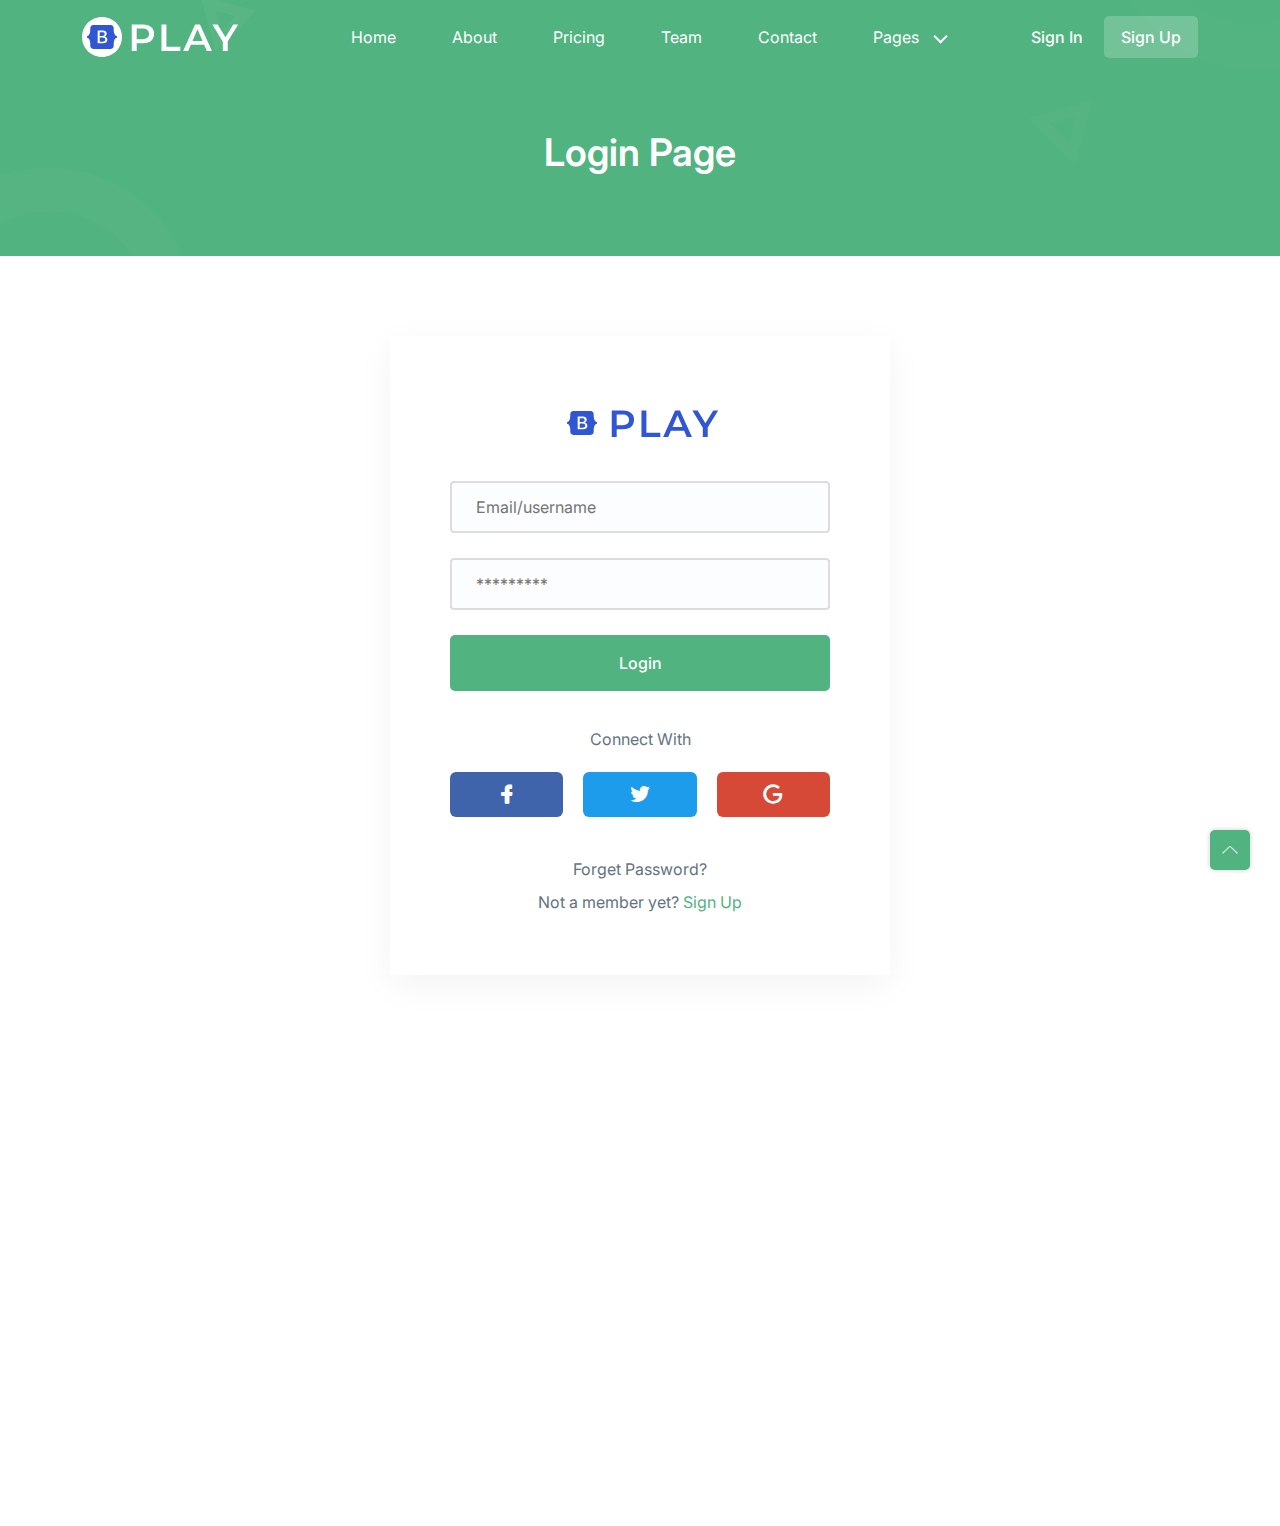
<file: login.html>
<!-- =========

	Template Name: Play
	Author: UIdeck
	Author URI: https://uideck.com/
	Support: https://uideck.com/support/
	Version: 1.1

========== -->

<!DOCTYPE html>
<html lang="en">
  <head>
    <meta charset="UTF-8" />
    <meta http-equiv="X-UA-Compatible" content="IE=edge" />
    <meta name="viewport" content="width=device-width, initial-scale=1.0" />
    <title>Play | Open source Project by UIdeck</title>

    <!--====== Favicon Icon ======-->
    <link
      rel="shortcut icon"
      href="assets/images/favicon.svg"
      type="image/svg"
    />

    <!-- ===== All CSS files ===== -->
    <link rel="stylesheet" href="assets/css/bootstrap.min.css" />
    <link rel="stylesheet" href="assets/css/animate.css" />
    <link rel="stylesheet" href="assets/css/lineicons.css" />
    <link rel="stylesheet" href="assets/css/ud-styles.css" />
  </head>
  <body>
    <!-- ====== Header Start ====== -->
    <header class="ud-header">
      <div class="container">
        <div class="row">
          <div class="col-lg-12">
            <nav class="navbar navbar-expand-lg">
              <a class="navbar-brand" href="index.html">
                <img src="assets/images/logo/logo.svg" alt="Logo" />
              </a>
              <button class="navbar-toggler">
                <span class="toggler-icon"> </span>
                <span class="toggler-icon"> </span>
                <span class="toggler-icon"> </span>
              </button>

              <div class="navbar-collapse">
                <ul id="nav" class="navbar-nav mx-auto">
                  <li class="nav-item">
                    <a class="ud-menu-scroll" href="#home">Home</a>
                  </li>

                  <li class="nav-item">
                    <a class="ud-menu-scroll" href="#about">About</a>
                  </li>
                  <li class="nav-item">
                    <a class="ud-menu-scroll" href="#pricing">Pricing</a>
                  </li>
                  <li class="nav-item">
                    <a class="ud-menu-scroll" href="#team">Team</a>
                  </li>
                  <li class="nav-item">
                    <a class="ud-menu-scroll" href="#contact">Contact</a>
                  </li>
                  <li class="nav-item nav-item-has-children">
                    <a href="javascript:void(0)"> Pages </a>
                    <ul class="ud-submenu">
                      <li class="ud-submenu-item">
                        <a href="about.html" class="ud-submenu-link">
                          About Page
                        </a>
                      </li>
                      <li class="ud-submenu-item">
                        <a href="pricing.html" class="ud-submenu-link">
                          Pricing Page
                        </a>
                      </li>
                      <li class="ud-submenu-item">
                        <a href="contact.html" class="ud-submenu-link">
                          Contact Page
                        </a>
                      </li>
                      <li class="ud-submenu-item">
                        <a href="blog.html" class="ud-submenu-link">
                          Blog Grid Page
                        </a>
                      </li>
                      <li class="ud-submenu-item">
                        <a href="blog-details.html" class="ud-submenu-link">
                          Blog Details Page
                        </a>
                      </li>
                      <li class="ud-submenu-item">
                        <a href="login.html" class="ud-submenu-link">
                          Sign In Page
                        </a>
                      </li>
                      <li class="ud-submenu-item">
                        <a href="404.html" class="ud-submenu-link">404 Page</a>
                      </li>
                    </ul>
                  </li>
                </ul>
              </div>

              <div class="navbar-btn d-none d-sm-inline-block">
                <a href="login.html" class="ud-main-btn ud-login-btn">
                  Sign In
                </a>
                <a class="ud-main-btn ud-white-btn" href="javascript:void(0)">
                  Sign Up
                </a>
              </div>
            </nav>
          </div>
        </div>
      </div>
    </header>
    <!-- ====== Header End ====== -->

    <!-- ====== Banner Start ====== -->
    <section class="ud-page-banner">
      <div class="container">
        <div class="row">
          <div class="col-lg-12">
            <div class="ud-banner-content">
              <h1>Login Page</h1>
            </div>
          </div>
        </div>
      </div>
    </section>
    <!-- ====== Banner End ====== -->

    <!-- ====== Login Start ====== -->
    <section class="ud-login">
      <div class="container">
        <div class="row">
          <div class="col-lg-12">
            <div class="ud-login-wrapper">
              <div class="ud-login-logo">
                <img src="assets/images/logo/logo-2.svg" alt="logo" />
              </div>
              <form class="ud-login-form">
                <div class="ud-form-group">
                  <input
                    type="email"
                    name="email"
                    placeholder="Email/username"
                  />
                </div>
                <div class="ud-form-group">
                  <input
                    type="password"
                    name="password"
                    placeholder="*********"
                  />
                </div>
                <div class="ud-form-group">
                  <button type="submit" class="ud-main-btn w-100">Login</button>
                </div>
              </form>

              <div class="ud-socials-connect">
                <p>Connect With</p>

                <ul>
                  <li>
                    <a href="javascript:void(0)" class="facebook">
                      <i class="lni lni-facebook-filled"></i>
                    </a>
                  </li>
                  <li>
                    <a href="javascript:void(0)" class="twitter">
                      <i class="lni lni-twitter-filled"></i>
                    </a>
                  </li>
                  <li>
                    <a href="javascript:void(0)" class="google">
                      <i class="lni lni-google"></i>
                    </a>
                  </li>
                </ul>
              </div>

              <a class="forget-pass" href="javascript:void(0)">
                Forget Password?
              </a>
              <p class="signup-option">
                Not a member yet? <a href="javascript:void(0)"> Sign Up </a>
              </p>
            </div>
          </div>
        </div>
      </div>
    </section>
    <!-- ====== Login End ====== -->

    <!-- ====== Footer Start ====== -->
    <footer class="ud-footer wow fadeInUp" data-wow-delay=".15s">
      <div class="shape shape-1">
        <img src="assets/images/footer/shape-1.svg" alt="shape" />
      </div>
      <div class="shape shape-2">
        <img src="assets/images/footer/shape-2.svg" alt="shape" />
      </div>
      <div class="shape shape-3">
        <img src="assets/images/footer/shape-3.svg" alt="shape" />
      </div>
      <div class="ud-footer-widgets">
        <div class="container">
          <div class="row">
            <div class="col-xl-3 col-lg-4 col-md-6">
              <div class="ud-widget">
                <a href="index.html" class="ud-footer-logo">
                  <img src="assets/images/logo/logo.svg" alt="logo" />
                </a>
                <p class="ud-widget-desc">
                  We create digital experiences for brands and companies by
                  using technology.
                </p>
                <ul class="ud-widget-socials">
                  <li>
                    <a href="https://twitter.com/MusharofChy">
                      <i class="lni lni-facebook-filled"></i>
                    </a>
                  </li>
                  <li>
                    <a href="https://twitter.com/MusharofChy">
                      <i class="lni lni-twitter-filled"></i>
                    </a>
                  </li>
                  <li>
                    <a href="https://twitter.com/MusharofChy">
                      <i class="lni lni-instagram-filled"></i>
                    </a>
                  </li>
                  <li>
                    <a href="https://twitter.com/MusharofChy">
                      <i class="lni lni-linkedin-original"></i>
                    </a>
                  </li>
                </ul>
              </div>
            </div>

            <div class="col-xl-2 col-lg-2 col-md-6 col-sm-6">
              <div class="ud-widget">
                <h5 class="ud-widget-title">About Us</h5>
                <ul class="ud-widget-links">
                  <li>
                    <a href="javascript:void(0)">Home</a>
                  </li>
                  <li>
                    <a href="javascript:void(0)">Features</a>
                  </li>
                  <li>
                    <a href="javascript:void(0)">About</a>
                  </li>
                  <li>
                    <a href="javascript:void(0)">Testimonial</a>
                  </li>
                </ul>
              </div>
            </div>
            <div class="col-xl-2 col-lg-3 col-md-6 col-sm-6">
              <div class="ud-widget">
                <h5 class="ud-widget-title">Features</h5>
                <ul class="ud-widget-links">
                  <li>
                    <a href="javascript:void(0)">How it works</a>
                  </li>
                  <li>
                    <a href="javascript:void(0)">Privacy policy</a>
                  </li>
                  <li>
                    <a href="javascript:void(0)">Terms of service</a>
                  </li>
                  <li>
                    <a href="javascript:void(0)">Refund policy</a>
                  </li>
                </ul>
              </div>
            </div>
            <div class="col-xl-2 col-lg-3 col-md-6 col-sm-6">
              <div class="ud-widget">
                <h5 class="ud-widget-title">Our Products</h5>
                <ul class="ud-widget-links">
                  <li>
                    <a
                      href="https://lineicons.com/"
                      rel="nofollow noopner"
                      target="_blank"
                      >Lineicons
                    </a>
                  </li>
                  <li>
                    <a
                      href="https://ecommercehtml.com/"
                      rel="nofollow noopner"
                      target="_blank"
                      >Ecommerce HTML</a
                    >
                  </li>
                  <li>
                    <a
                      href="https://ayroui.com/"
                      rel="nofollow noopner"
                      target="_blank"
                      >Ayro UI</a
                    >
                  </li>
                  <li>
                    <a
                      href="https://graygrids.com/"
                      rel="nofollow noopner"
                      target="_blank"
                      >Plain Admin</a
                    >
                  </li>
                </ul>
              </div>
            </div>
            <div class="col-xl-3 col-lg-6 col-md-8 col-sm-10">
              <div class="ud-widget">
                <h5 class="ud-widget-title">Partners</h5>
                <ul class="ud-widget-brands">
                  <li>
                    <a
                      href="https://ayroui.com/"
                      rel="nofollow noopner"
                      target="_blank"
                    >
                      <img
                        src="assets/images/footer/brands/ayroui.svg"
                        alt="ayroui"
                      />
                    </a>
                  </li>
                  <li>
                    <a
                      href="https://ecommercehtml.com/"
                      rel="nofollow noopner"
                      target="_blank"
                    >
                      <img
                        src="assets/images/footer/brands/ecommerce-html.svg"
                        alt="ecommerce-html"
                      />
                    </a>
                  </li>
                  <li>
                    <a
                      href="https://graygrids.com/"
                      rel="nofollow noopner"
                      target="_blank"
                    >
                      <img
                        src="assets/images/footer/brands/graygrids.svg"
                        alt="graygrids"
                      />
                    </a>
                  </li>
                  <li>
                    <a
                      href="https://lineicons.com/"
                      rel="nofollow noopner"
                      target="_blank"
                    >
                      <img
                        src="assets/images/footer/brands/lineicons.svg"
                        alt="lineicons"
                      />
                    </a>
                  </li>
                  <li>
                    <a
                      href="https://uideck.com/"
                      rel="nofollow noopner"
                      target="_blank"
                    >
                      <img
                        src="assets/images/footer/brands/uideck.svg"
                        alt="uideck"
                      />
                    </a>
                  </li>
                  <li>
                    <a
                      href="https://tailwindtemplates.co/"
                      rel="nofollow noopner"
                      target="_blank"
                    >
                      <img
                        src="assets/images/footer/brands/tailwindtemplates.svg"
                        alt="tailwindtemplates"
                      />
                    </a>
                  </li>
                </ul>
              </div>
            </div>
          </div>
        </div>
      </div>
      <div class="ud-footer-bottom">
        <div class="container">
          <div class="row">
            <div class="col-md-8">
              <ul class="ud-footer-bottom-left">
                <li>
                  <a href="javascript:void(0)">Privacy policy</a>
                </li>
                <li>
                  <a href="javascript:void(0)">Support policy</a>
                </li>
                <li>
                  <a href="javascript:void(0)">Terms of service</a>
                </li>
              </ul>
            </div>
            <div class="col-md-4">
              <p class="ud-footer-bottom-right">
                Designed and Developed by
                <a href="https://uideck.com" rel="nofollow">UIdeck</a>
              </p>
            </div>
          </div>
        </div>
      </div>
    </footer>
    <!-- ====== Footer End ====== -->

    <!-- ====== Back To Top Start ====== -->
    <a href="javascript:void(0)" class="back-to-top">
      <i class="lni lni-chevron-up"> </i>
    </a>
    <!-- ====== Back To Top End ====== -->

    <!-- ====== All Javascript Files ====== -->
    <script src="assets/js/bootstrap.bundle.min.js"></script>
    <script src="assets/js/wow.min.js"></script>
    <script src="assets/js/main.js"></script>
  </body>
</html>
</file>
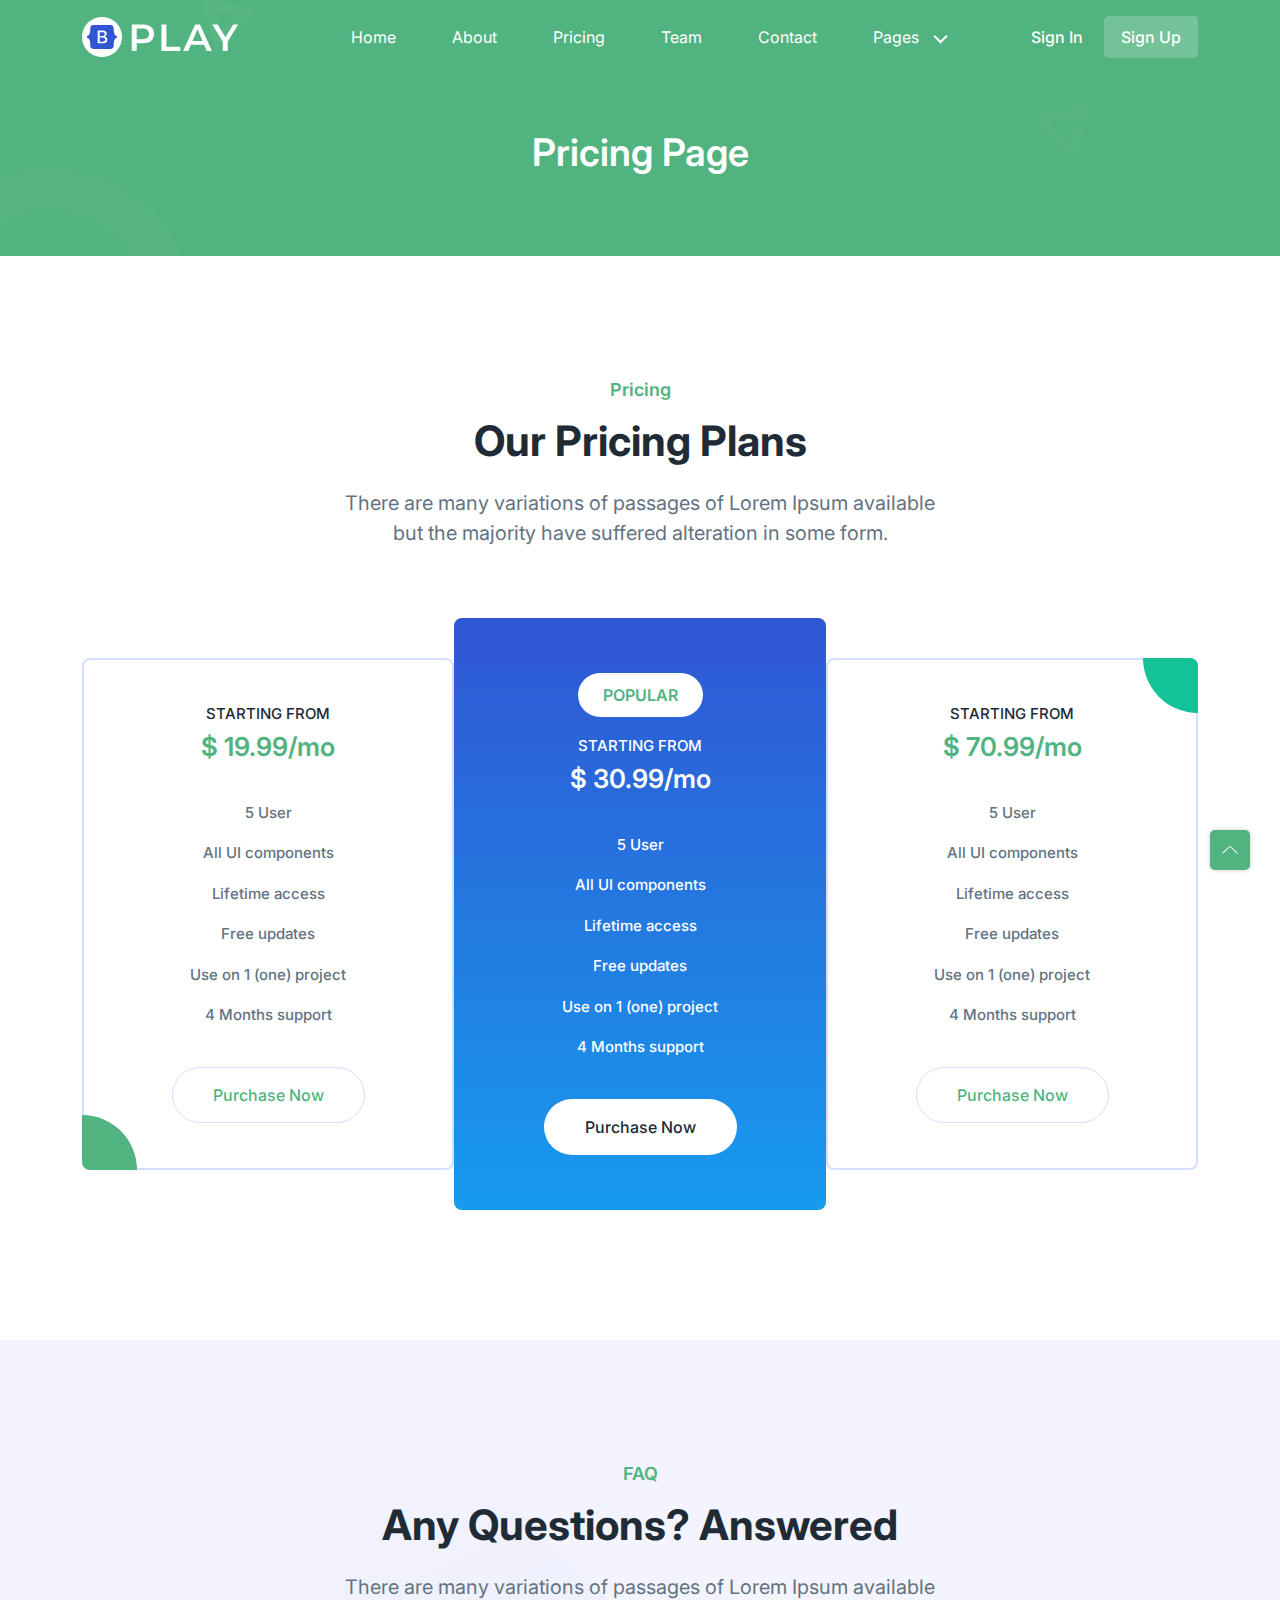
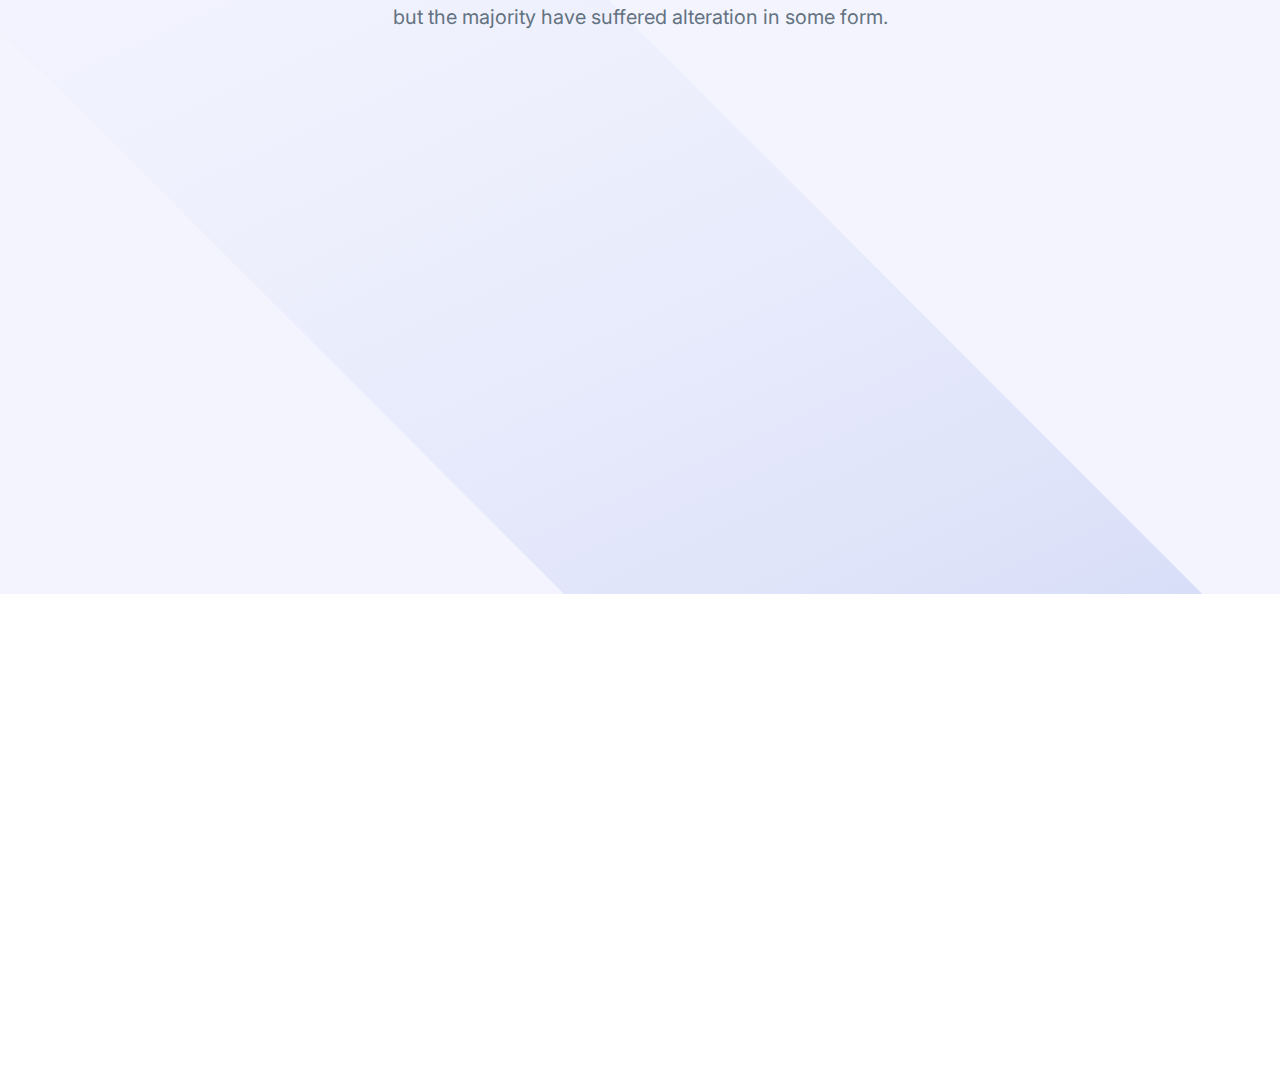
<file: pricing.html>
<!-- =========

	Template Name: Play
	Author: UIdeck
	Author URI: https://uideck.com/
	Support: https://uideck.com/support/
	Version: 1.1

========== -->

<!DOCTYPE html>
<html lang="en">
  <head>
    <meta charset="UTF-8" />
    <meta http-equiv="X-UA-Compatible" content="IE=edge" />
    <meta name="viewport" content="width=device-width, initial-scale=1.0" />
    <title>Play | Open source Project by UIdeck</title>

    <!--====== Favicon Icon ======-->
    <link
      rel="shortcut icon"
      href="assets/images/favicon.svg"
      type="image/svg"
    />

    <!-- ===== All CSS files ===== -->
    <link rel="stylesheet" href="assets/css/bootstrap.min.css" />
    <link rel="stylesheet" href="assets/css/animate.css" />
    <link rel="stylesheet" href="assets/css/lineicons.css" />
    <link rel="stylesheet" href="assets/css/ud-styles.css" />
  </head>
  <body>
    <!-- ====== Header Start ====== -->
    <header class="ud-header">
      <div class="container">
        <div class="row">
          <div class="col-lg-12">
            <nav class="navbar navbar-expand-lg">
              <a class="navbar-brand" href="index.html">
                <img src="assets/images/logo/logo.svg" alt="Logo" />
              </a>
              <button class="navbar-toggler">
                <span class="toggler-icon"> </span>
                <span class="toggler-icon"> </span>
                <span class="toggler-icon"> </span>
              </button>

              <div class="navbar-collapse">
                <ul id="nav" class="navbar-nav mx-auto">
                  <li class="nav-item">
                    <a class="ud-menu-scroll" href="#home">Home</a>
                  </li>

                  <li class="nav-item">
                    <a class="ud-menu-scroll" href="#about">About</a>
                  </li>
                  <li class="nav-item">
                    <a class="ud-menu-scroll" href="#pricing">Pricing</a>
                  </li>
                  <li class="nav-item">
                    <a class="ud-menu-scroll" href="#team">Team</a>
                  </li>
                  <li class="nav-item">
                    <a class="ud-menu-scroll" href="#contact">Contact</a>
                  </li>

                  <li class="nav-item nav-item-has-children">
                    <a href="javascript:void(0)"> Pages </a>
                    <ul class="ud-submenu">
                      <li class="ud-submenu-item">
                        <a href="about.html" class="ud-submenu-link">
                          About Page
                        </a>
                      </li>
                      <li class="ud-submenu-item">
                        <a href="pricing.html" class="ud-submenu-link">
                          Pricing Page
                        </a>
                      </li>
                      <li class="ud-submenu-item">
                        <a href="contact.html" class="ud-submenu-link">
                          Contact Page
                        </a>
                      </li>
                      <li class="ud-submenu-item">
                        <a href="blog.html" class="ud-submenu-link">
                          Blog Grid Page
                        </a>
                      </li>
                      <li class="ud-submenu-item">
                        <a href="blog-details.html" class="ud-submenu-link">
                          Blog Details Page
                        </a>
                      </li>
                      <li class="ud-submenu-item">
                        <a href="login.html" class="ud-submenu-link">
                          Sign In Page
                        </a>
                      </li>
                      <li class="ud-submenu-item">
                        <a href="404.html" class="ud-submenu-link">404 Page</a>
                      </li>
                    </ul>
                  </li>
                </ul>
              </div>

              <div class="navbar-btn d-none d-sm-inline-block">
                <a href="login.html" class="ud-main-btn ud-login-btn">
                  Sign In
                </a>
                <a class="ud-main-btn ud-white-btn" href="javascript:void(0)">
                  Sign Up
                </a>
              </div>
            </nav>
          </div>
        </div>
      </div>
    </header>
    <!-- ====== Header End ====== -->

    <!-- ====== Banner Start ====== -->
    <section class="ud-page-banner">
      <div class="container">
        <div class="row">
          <div class="col-lg-12">
            <div class="ud-banner-content">
              <h1>Pricing Page</h1>
            </div>
          </div>
        </div>
      </div>
    </section>
    <!-- ====== Banner End ====== -->

    <!-- ====== Pricing Start ====== -->
    <section id="pricing" class="ud-pricing">
      <div class="container">
        <div class="row">
          <div class="col-lg-12">
            <div class="ud-section-title mx-auto text-center">
              <span>Pricing</span>
              <h2>Our Pricing Plans</h2>
              <p>
                There are many variations of passages of Lorem Ipsum available
                but the majority have suffered alteration in some form.
              </p>
            </div>
          </div>
        </div>

        <div class="row g-0 align-items-center justify-content-center">
          <div class="col-lg-4 col-md-6 col-sm-10">
            <div
              class="ud-single-pricing first-item wow fadeInUp"
              data-wow-delay=".15s"
            >
              <div class="ud-pricing-header">
                <h3>STARTING FROM</h3>
                <h4>$ 19.99/mo</h4>
              </div>
              <div class="ud-pricing-body">
                <ul>
                  <li>5 User</li>
                  <li>All UI components</li>
                  <li>Lifetime access</li>
                  <li>Free updates</li>
                  <li>Use on 1 (one) project</li>
                  <li>4 Months support</li>
                </ul>
              </div>
              <div class="ud-pricing-footer">
                <a href="javascript:void(0)" class="ud-main-btn ud-border-btn">
                  Purchase Now
                </a>
              </div>
            </div>
          </div>
          <div class="col-lg-4 col-md-6 col-sm-10">
            <div
              class="ud-single-pricing active wow fadeInUp"
              data-wow-delay=".1s"
            >
              <span class="ud-popular-tag">POPULAR</span>
              <div class="ud-pricing-header">
                <h3>STARTING FROM</h3>
                <h4>$ 30.99/mo</h4>
              </div>
              <div class="ud-pricing-body">
                <ul>
                  <li>5 User</li>
                  <li>All UI components</li>
                  <li>Lifetime access</li>
                  <li>Free updates</li>
                  <li>Use on 1 (one) project</li>
                  <li>4 Months support</li>
                </ul>
              </div>
              <div class="ud-pricing-footer">
                <a href="javascript:void(0)" class="ud-main-btn ud-white-btn">
                  Purchase Now
                </a>
              </div>
            </div>
          </div>
          <div class="col-lg-4 col-md-6 col-sm-10">
            <div
              class="ud-single-pricing last-item wow fadeInUp"
              data-wow-delay=".15s"
            >
              <div class="ud-pricing-header">
                <h3>STARTING FROM</h3>
                <h4>$ 70.99/mo</h4>
              </div>
              <div class="ud-pricing-body">
                <ul>
                  <li>5 User</li>
                  <li>All UI components</li>
                  <li>Lifetime access</li>
                  <li>Free updates</li>
                  <li>Use on 1 (one) project</li>
                  <li>4 Months support</li>
                </ul>
              </div>
              <div class="ud-pricing-footer">
                <a href="javascript:void(0)" class="ud-main-btn ud-border-btn">
                  Purchase Now
                </a>
              </div>
            </div>
          </div>
        </div>
      </div>
    </section>
    <!-- ====== Pricing End ====== -->

    <!-- ====== FAQ Start ====== -->
    <section id="faq" class="ud-faq">
      <div class="shape">
        <img src="assets/images/faq/shape.svg" alt="shape" />
      </div>
      <div class="container">
        <div class="row">
          <div class="col-lg-12">
            <div class="ud-section-title text-center mx-auto">
              <span>FAQ</span>
              <h2>Any Questions? Answered</h2>
              <p>
                There are many variations of passages of Lorem Ipsum available
                but the majority have suffered alteration in some form.
              </p>
            </div>
          </div>
        </div>

        <div class="row">
          <div class="col-lg-6">
            <div class="ud-single-faq wow fadeInUp" data-wow-delay=".1s">
              <div class="accordion">
                <button
                  class="ud-faq-btn collapsed"
                  data-bs-toggle="collapse"
                  data-bs-target="#collapseOne"
                >
                  <span class="icon flex-shrink-0">
                    <i class="lni lni-chevron-down"></i>
                  </span>
                  <span>How to use UIdeck?</span>
                </button>
                <div id="collapseOne" class="accordion-collapse collapse">
                  <div class="ud-faq-body">
                    Lorem Ipsum is simply dummy text of the printing and
                    typesetting industry. Lorem Ipsum has been the industry's
                    standard dummy text ever since the 1500s, when an unknown
                    printer took a galley of type and scrambled it to make a
                    type specimen book.
                  </div>
                </div>
              </div>
            </div>
            <div class="ud-single-faq wow fadeInUp" data-wow-delay=".15s">
              <div class="accordion">
                <button
                  class="ud-faq-btn collapsed"
                  data-bs-toggle="collapse"
                  data-bs-target="#collapseTwo"
                >
                  <span class="icon flex-shrink-0">
                    <i class="lni lni-chevron-down"></i>
                  </span>
                  <span>How to download icons from Lineicons?</span>
                </button>
                <div id="collapseTwo" class="accordion-collapse collapse">
                  <div class="ud-faq-body">
                    Lorem Ipsum is simply dummy text of the printing and
                    typesetting industry. Lorem Ipsum has been the industry's
                    standard dummy text ever since the 1500s, when an unknown
                    printer took a galley of type and scrambled it to make a
                    type specimen book.
                  </div>
                </div>
              </div>
            </div>
            <div class="ud-single-faq wow fadeInUp" data-wow-delay=".2s">
              <div class="accordion">
                <button
                  class="ud-faq-btn collapsed"
                  data-bs-toggle="collapse"
                  data-bs-target="#collapseThree"
                >
                  <span class="icon flex-shrink-0">
                    <i class="lni lni-chevron-down"></i>
                  </span>
                  <span>Is GrayGrids part of UIdeck?</span>
                </button>
                <div id="collapseThree" class="accordion-collapse collapse">
                  <div class="ud-faq-body">
                    Lorem Ipsum is simply dummy text of the printing and
                    typesetting industry. Lorem Ipsum has been the industry's
                    standard dummy text ever since the 1500s, when an unknown
                    printer took a galley of type and scrambled it to make a
                    type specimen book.
                  </div>
                </div>
              </div>
            </div>
          </div>
          <div class="col-lg-6">
            <div class="ud-single-faq wow fadeInUp" data-wow-delay=".1s">
              <div class="accordion">
                <button
                  class="ud-faq-btn collapsed"
                  data-bs-toggle="collapse"
                  data-bs-target="#collapseFour"
                >
                  <span class="icon flex-shrink-0">
                    <i class="lni lni-chevron-down"></i>
                  </span>
                  <span>Can I use this template for commercial project?</span>
                </button>
                <div id="collapseFour" class="accordion-collapse collapse">
                  <div class="ud-faq-body">
                    Lorem Ipsum is simply dummy text of the printing and
                    typesetting industry. Lorem Ipsum has been the industry's
                    standard dummy text ever since the 1500s, when an unknown
                    printer took a galley of type and scrambled it to make a
                    type specimen book.
                  </div>
                </div>
              </div>
            </div>
            <div class="ud-single-faq wow fadeInUp" data-wow-delay=".15s">
              <div class="accordion">
                <button
                  class="ud-faq-btn collapsed"
                  data-bs-toggle="collapse"
                  data-bs-target="#collapseFive"
                >
                  <span class="icon flex-shrink-0">
                    <i class="lni lni-chevron-down"></i>
                  </span>
                  <span>Do you have plan releasing Play Pro?</span>
                </button>
                <div id="collapseFive" class="accordion-collapse collapse">
                  <div class="ud-faq-body">
                    Lorem Ipsum is simply dummy text of the printing and
                    typesetting industry. Lorem Ipsum has been the industry's
                    standard dummy text ever since the 1500s, when an unknown
                    printer took a galley of type and scrambled it to make a
                    type specimen book.
                  </div>
                </div>
              </div>
            </div>
            <div class="ud-single-faq wow fadeInUp" data-wow-delay=".2s">
              <div class="accordion">
                <button
                  class="ud-faq-btn collapsed"
                  data-bs-toggle="collapse"
                  data-bs-target="#collapseSix"
                >
                  <span class="icon flex-shrink-0">
                    <i class="lni lni-chevron-down"></i>
                  </span>
                  <span>Where and how to host this template?</span>
                </button>
                <div id="collapseSix" class="accordion-collapse collapse">
                  <div class="ud-faq-body">
                    Lorem Ipsum is simply dummy text of the printing and
                    typesetting industry. Lorem Ipsum has been the industry's
                    standard dummy text ever since the 1500s, when an unknown
                    printer took a galley of type and scrambled it to make a
                    type specimen book.
                  </div>
                </div>
              </div>
            </div>
          </div>
        </div>
      </div>
    </section>
    <!-- ====== FAQ End ====== -->

    <!-- ====== Footer Start ====== -->
    <footer class="ud-footer wow fadeInUp" data-wow-delay=".15s">
      <div class="shape shape-1">
        <img src="assets/images/footer/shape-1.svg" alt="shape" />
      </div>
      <div class="shape shape-2">
        <img src="assets/images/footer/shape-2.svg" alt="shape" />
      </div>
      <div class="shape shape-3">
        <img src="assets/images/footer/shape-3.svg" alt="shape" />
      </div>
      <div class="ud-footer-widgets">
        <div class="container">
          <div class="row">
            <div class="col-xl-3 col-lg-4 col-md-6">
              <div class="ud-widget">
                <a href="index.html" class="ud-footer-logo">
                  <img src="assets/images/logo/logo.svg" alt="logo" />
                </a>
                <p class="ud-widget-desc">
                  We create digital experiences for brands and companies by
                  using technology.
                </p>
                <ul class="ud-widget-socials">
                  <li>
                    <a href="https://twitter.com/MusharofChy">
                      <i class="lni lni-facebook-filled"></i>
                    </a>
                  </li>
                  <li>
                    <a href="https://twitter.com/MusharofChy">
                      <i class="lni lni-twitter-filled"></i>
                    </a>
                  </li>
                  <li>
                    <a href="https://twitter.com/MusharofChy">
                      <i class="lni lni-instagram-filled"></i>
                    </a>
                  </li>
                  <li>
                    <a href="https://twitter.com/MusharofChy">
                      <i class="lni lni-linkedin-original"></i>
                    </a>
                  </li>
                </ul>
              </div>
            </div>

            <div class="col-xl-2 col-lg-2 col-md-6 col-sm-6">
              <div class="ud-widget">
                <h5 class="ud-widget-title">About Us</h5>
                <ul class="ud-widget-links">
                  <li>
                    <a href="javascript:void(0)">Home</a>
                  </li>
                  <li>
                    <a href="javascript:void(0)">Features</a>
                  </li>
                  <li>
                    <a href="javascript:void(0)">About</a>
                  </li>
                  <li>
                    <a href="javascript:void(0)">Testimonial</a>
                  </li>
                </ul>
              </div>
            </div>
            <div class="col-xl-2 col-lg-3 col-md-6 col-sm-6">
              <div class="ud-widget">
                <h5 class="ud-widget-title">Features</h5>
                <ul class="ud-widget-links">
                  <li>
                    <a href="javascript:void(0)">How it works</a>
                  </li>
                  <li>
                    <a href="javascript:void(0)">Privacy policy</a>
                  </li>
                  <li>
                    <a href="javascript:void(0)">Terms of service</a>
                  </li>
                  <li>
                    <a href="javascript:void(0)">Refund policy</a>
                  </li>
                </ul>
              </div>
            </div>
            <div class="col-xl-2 col-lg-3 col-md-6 col-sm-6">
              <div class="ud-widget">
                <h5 class="ud-widget-title">Our Products</h5>
                <ul class="ud-widget-links">
                  <li>
                    <a
                      href="https://lineicons.com/"
                      rel="nofollow noopner"
                      target="_blank"
                      >Lineicons
                    </a>
                  </li>
                  <li>
                    <a
                      href="https://ecommercehtml.com/"
                      rel="nofollow noopner"
                      target="_blank"
                      >Ecommerce HTML</a
                    >
                  </li>
                  <li>
                    <a
                      href="https://ayroui.com/"
                      rel="nofollow noopner"
                      target="_blank"
                      >Ayro UI</a
                    >
                  </li>
                  <li>
                    <a
                      href="https://graygrids.com/"
                      rel="nofollow noopner"
                      target="_blank"
                      >Plain Admin</a
                    >
                  </li>
                </ul>
              </div>
            </div>
            <div class="col-xl-3 col-lg-6 col-md-8 col-sm-10">
              <div class="ud-widget">
                <h5 class="ud-widget-title">Partners</h5>
                <ul class="ud-widget-brands">
                  <li>
                    <a
                      href="https://ayroui.com/"
                      rel="nofollow noopner"
                      target="_blank"
                    >
                      <img
                        src="assets/images/footer/brands/ayroui.svg"
                        alt="ayroui"
                      />
                    </a>
                  </li>
                  <li>
                    <a
                      href="https://ecommercehtml.com/"
                      rel="nofollow noopner"
                      target="_blank"
                    >
                      <img
                        src="assets/images/footer/brands/ecommerce-html.svg"
                        alt="ecommerce-html"
                      />
                    </a>
                  </li>
                  <li>
                    <a
                      href="https://graygrids.com/"
                      rel="nofollow noopner"
                      target="_blank"
                    >
                      <img
                        src="assets/images/footer/brands/graygrids.svg"
                        alt="graygrids"
                      />
                    </a>
                  </li>
                  <li>
                    <a
                      href="https://lineicons.com/"
                      rel="nofollow noopner"
                      target="_blank"
                    >
                      <img
                        src="assets/images/footer/brands/lineicons.svg"
                        alt="lineicons"
                      />
                    </a>
                  </li>
                  <li>
                    <a
                      href="https://uideck.com/"
                      rel="nofollow noopner"
                      target="_blank"
                    >
                      <img
                        src="assets/images/footer/brands/uideck.svg"
                        alt="uideck"
                      />
                    </a>
                  </li>
                  <li>
                    <a
                      href="https://tailwindtemplates.co/"
                      rel="nofollow noopner"
                      target="_blank"
                    >
                      <img
                        src="assets/images/footer/brands/tailwindtemplates.svg"
                        alt="tailwindtemplates"
                      />
                    </a>
                  </li>
                </ul>
              </div>
            </div>
          </div>
        </div>
      </div>
      <div class="ud-footer-bottom">
        <div class="container">
          <div class="row">
            <div class="col-md-8">
              <ul class="ud-footer-bottom-left">
                <li>
                  <a href="javascript:void(0)">Privacy policy</a>
                </li>
                <li>
                  <a href="javascript:void(0)">Support policy</a>
                </li>
                <li>
                  <a href="javascript:void(0)">Terms of service</a>
                </li>
              </ul>
            </div>
            <div class="col-md-4">
              <p class="ud-footer-bottom-right">
                Designed and Developed by
                <a href="https://uideck.com" rel="nofollow">UIdeck</a>
              </p>
            </div>
          </div>
        </div>
      </div>
    </footer>
    <!-- ====== Footer End ====== -->

    <!-- ====== Back To Top Start ====== -->
    <a href="javascript:void(0)" class="back-to-top">
      <i class="lni lni-chevron-up"> </i>
    </a>
    <!-- ====== Back To Top End ====== -->

    <!-- ====== All Javascript Files ====== -->
    <script src="assets/js/bootstrap.bundle.min.js"></script>
    <script src="assets/js/wow.min.js"></script>
    <script src="assets/js/main.js"></script>
  </body>
</html>
</file>
<file: assets/css/ud-styles.css>
/* =======

	Template Name: Play Bootstrap
	Author: UIdeck
	Author URI: https://uideck.com/
	Support: https://github.com/uideck/
	Version: 1.0

======== */
/*===========================
  COMMON css 
===========================*/
@import url("https://fonts.googleapis.com/css2?family=Inter:wght@200;300;400;500;600;700;800;900&display=swap");
:root {
  --font: "Inter", sans-serif;
  --body-color: #637381;
  --heading-color: #212b36;
  --primary-color: #51B37F;
  --white: #ffffff;
}

body {
  font-family: var(--font);
  font-weight: normal;
  font-style: normal;
  color: var(--body-color);
  overflow-x: hidden;
}

* {
  margin: 0;
  padding: 0;
  -webkit-box-sizing: border-box;
  box-sizing: border-box;
}

img {
  max-width: 100%;
}

a,
button,
input,
textarea {
  -webkit-transition: all 0.3s ease-out 0s;
  transition: all 0.3s ease-out 0s;
}

a,
a:focus,
input:focus,
textarea:focus,
button:focus,
.navbar-toggler:focus {
  text-decoration: none;
  outline: none;
  -webkit-box-shadow: none;
          box-shadow: none;
}

a:focus,
a:hover {
  text-decoration: none;
}

i,
span,
a {
  display: inline-block;
}

audio,
canvas,
iframe,
img,
svg,
video {
  vertical-align: middle;
}

h1,
h2,
h3,
h4,
h5,
h6 {
  font-weight: 700;
  color: var(--heading-color);
  margin: 0px;
}

h1 {
  font-size: 48px;
}

h2 {
  font-size: 36px;
}

h3 {
  font-size: 28px;
}

h4 {
  font-size: 22px;
}

h5 {
  font-size: 18px;
}

h6 {
  font-size: 16px;
}

ul,
ol {
  margin: 0px;
  padding: 0px;
  list-style-type: none;
}

p {
  font-size: 16px;
  font-weight: 400;
  line-height: 26px;
  color: var(--body-color);
  margin: 0px;
}

.bg_cover {
  background-position: center center;
  background-size: cover;
  background-repeat: no-repeat;
  width: 100%;
  height: 100%;
}

/*===== All Button Style =====*/
.ud-main-btn {
  display: inline-block;
  text-align: center;
  white-space: nowrap;
  vertical-align: middle;
  font-weight: 500;
  font-size: 16px;
  border-radius: 5px;
  padding: 15px 25px;
  border: 1px solid transparent;
  color: var(--white);
  cursor: pointer;
  z-index: 5;
  -webkit-transition: all 0.4s ease-out 0s;
  transition: all 0.4s ease-out 0s;
  background: var(--primary-color);
}

.ud-main-btn:hover {
  color: var(--white);
  background: var(--heading-color);
}

@media (max-width: 767px) {
  .container {
    padding-left: 40px;
    padding-right: 40px;
  }
}

@media only screen and (min-width: 576px) and (max-width: 767px) {
  .container {
    padding-left: 20px;
    padding-right: 20px;
  }
}

.back-to-top {
  width: 40px;
  height: 40px;
  line-height: 40px;
  background: var(--primary-color);
  -webkit-box-shadow: 0px 0px 5px rgba(0, 0, 0, 0.2);
          box-shadow: 0px 0px 5px rgba(0, 0, 0, 0.2);
  text-align: center;
  -webkit-box-pack: center;
      -ms-flex-pack: center;
          justify-content: center;
  -webkit-box-align: center;
      -ms-flex-align: center;
          align-items: center;
  border-radius: 5px;
  position: fixed;
  right: 30px;
  bottom: 30px;
  z-index: 99;
  color: var(--white);
}

.back-to-top:hover {
  color: var(--white);
  background: var(--heading-color);
}

/* ===== Header CSS ===== */
.ud-header {
  position: absolute;
  top: 0;
  left: 0;
  width: 100%;
  z-index: 99;
  -webkit-transition: all 0.3s ease-out 0s;
  transition: all 0.3s ease-out 0s;
}

.sticky {
  position: fixed;
  z-index: 99;
  background-color: rgba(255, 255, 255, 0.8);
  -webkit-backdrop-filter: blur(5px);
          backdrop-filter: blur(5px);
  -webkit-box-shadow: inset 0 -1px 0 0 rgba(0, 0, 0, 0.1);
  box-shadow: inset 0 -1px 0 0 rgba(0, 0, 0, 0.1);
  -webkit-transition: all 0.3s ease-out 0s;
  transition: all 0.3s ease-out 0s;
}

.sticky .navbar {
  padding: 0;
}

.navbar {
  padding: 0px 0;
  border-radius: 5px;
  position: relative;
  -webkit-transition: all 0.3s ease-out 0s;
  transition: all 0.3s ease-out 0s;
}

.navbar-brand {
  padding: 0;
}

@media only screen and (min-width: 768px) and (max-width: 991px), (max-width: 767px) {
  .navbar-brand {
    padding: 5px 0px;
  }
}

.navbar-brand img {
  max-width: 160px;
}

.navbar-toggler {
  padding: 0;
}

.navbar-toggler .toggler-icon {
  width: 30px;
  height: 2px;
  background-color: var(--white);
  display: block;
  margin: 5px 0;
  position: relative;
  -webkit-transition: all 0.3s ease-out 0s;
  transition: all 0.3s ease-out 0s;
}

.navbar-toggler.active .toggler-icon:nth-of-type(1) {
  -webkit-transform: rotate(45deg);
  transform: rotate(45deg);
  top: 7px;
}

.navbar-toggler.active .toggler-icon:nth-of-type(2) {
  opacity: 0;
}

.navbar-toggler.active .toggler-icon:nth-of-type(3) {
  -webkit-transform: rotate(135deg);
  transform: rotate(135deg);
  top: -7px;
}

@media only screen and (min-width: 768px) and (max-width: 991px), (max-width: 767px) {
  .navbar-collapse {
    position: absolute;
    top: 100%;
    right: 0;
    max-width: 300px;
    width: 100%;
    background-color: var(--white);
    z-index: 9;
    -webkit-box-shadow: 0px 15px 20px 0px rgba(0, 0, 0, 0.1);
    box-shadow: 0px 15px 20px 0px rgba(0, 0, 0, 0.1);
    padding: 0px;
    display: none;
    border-radius: 5px;
  }
  .navbar-collapse.show {
    display: block;
  }
}

@media only screen and (min-width: 768px) and (max-width: 991px), (max-width: 767px) {
  .navbar-nav {
    padding: 20px 30px;
  }
}

.navbar-nav .nav-item {
  position: relative;
  padding: 0px 20px;
}

@media only screen and (min-width: 992px) and (max-width: 1199px) {
  .navbar-nav .nav-item {
    padding: 0px 12px;
  }
}

@media only screen and (min-width: 768px) and (max-width: 991px), (max-width: 767px) {
  .navbar-nav .nav-item {
    padding: 0px;
  }
}

.navbar-nav .nav-item > a {
  font-size: 16px;
  font-weight: 400;
  color: var(--white);
  -webkit-transition: all 0.3s ease-out 0s;
  transition: all 0.3s ease-out 0s;
  padding: 25px 8px;
  position: relative;
}

@media only screen and (min-width: 768px) and (max-width: 991px), (max-width: 767px) {
  .navbar-nav .nav-item > a {
    display: block;
    padding: 8px 0;
    color: var(--heading-color);
  }
}

.navbar-nav .nav-item > a:hover, .navbar-nav .nav-item > a.active {
  color: var(--white);
  opacity: 0.5;
}

@media only screen and (min-width: 768px) and (max-width: 991px), (max-width: 767px) {
  .navbar-nav .nav-item > a:hover, .navbar-nav .nav-item > a.active {
    color: var(--primary-color);
    opacity: 1;
  }
}

.navbar-nav .nav-item .ud-submenu {
  position: absolute;
  width: 250px;
  background: var(--white);
  top: 110%;
  padding: 20px 30px;
  -webkit-box-shadow: 0 15px 44px rgba(140, 140, 140, 0.18);
          box-shadow: 0 15px 44px rgba(140, 140, 140, 0.18);
  border-radius: 5px;
  opacity: 0;
  visibility: hidden;
  -webkit-transition: all 0.3s ease-out 0s;
  transition: all 0.3s ease-out 0s;
}

@media only screen and (min-width: 768px) and (max-width: 991px), (max-width: 767px) {
  .navbar-nav .nav-item .ud-submenu {
    position: static;
    -webkit-box-shadow: none;
            box-shadow: none;
    width: 100%;
    padding: 0px;
    opacity: 1;
    visibility: visible;
    display: none;
  }
}

.navbar-nav .nav-item .ud-submenu.show {
  display: block;
}

.navbar-nav .nav-item .ud-submenu .ud-submenu-link {
  padding: 7px 0;
  color: var(--heading-color);
  font-size: 14px;
}

.navbar-nav .nav-item .ud-submenu .ud-submenu-link:hover {
  color: var(--primary-color);
}

.navbar-nav .nav-item:hover > a {
  color: var(--white);
  opacity: 0.5;
}

@media only screen and (min-width: 768px) and (max-width: 991px), (max-width: 767px) {
  .navbar-nav .nav-item:hover > a {
    color: var(--primary-color);
    opacity: 1;
  }
}

.navbar-nav .nav-item:hover > .ud-submenu {
  opacity: 1;
  visibility: visible;
  top: 100%;
}

.navbar-nav .nav-item.nav-item-has-children > a {
  position: relative;
}

.navbar-nav .nav-item.nav-item-has-children > a::after {
  content: "";
  -webkit-box-sizing: border-box;
          box-sizing: border-box;
  position: absolute;
  width: 10px;
  height: 10px;
  border-bottom: 2px solid;
  border-right: 2px solid;
  -webkit-transform: rotate(45deg) translateY(-50%);
          transform: rotate(45deg) translateY(-50%);
  right: -15px;
  top: 50%;
  margin-top: -2px;
}

@media only screen and (min-width: 768px) and (max-width: 991px), (max-width: 767px) {
  .navbar-nav .nav-item.nav-item-has-children > a::after {
    right: 5px;
  }
}

@media only screen and (min-width: 768px) and (max-width: 991px), (max-width: 767px) {
  .navbar-btn {
    position: absolute;
    top: 50%;
    right: 50px;
    -webkit-transform: translateY(-50%);
    transform: translateY(-50%);
  }
}

.navbar-btn .ud-main-btn {
  padding: 8px 16px;
  background: transparent;
}

.navbar-btn .ud-login-btn:hover {
  opacity: 0.5;
}

.navbar-btn .ud-white-btn {
  background: rgba(255, 255, 255, 0.2);
}

.navbar-btn .ud-white-btn:hover {
  background: white;
  color: var(--heading-color);
}

.sticky .navbar-toggler .toggler-icon {
  background-color: var(--heading-color);
}

.sticky .navbar-nav .nav-item:hover > a {
  color: var(--primary-color);
  opacity: 1;
}

.sticky .navbar-nav .nav-item a {
  color: var(--heading-color);
}

.sticky .navbar-nav .nav-item a.active, .sticky .navbar-nav .nav-item a:hover {
  color: var(--primary-color);
  opacity: 1;
}

.sticky .navbar-btn .ud-main-btn.ud-login-btn {
  color: var(--heading-color);
}

.sticky .navbar-btn .ud-main-btn.ud-login-btn:hover {
  color: var(--primary-color);
  opacity: 1;
}

.sticky .navbar-btn .ud-white-btn {
  background: var(--primary-color);
  color: var(--white);
}

.sticky .navbar-btn .ud-white-btn:hover {
  background: var(--heading-color);
}

/* ===== Hero CSS ===== */
.ud-hero {
  background: var(--primary-color);
  padding-top: 180px;
}

@media only screen and (min-width: 768px) and (max-width: 991px) {
  .ud-hero {
    padding-top: 160px;
  }
}

@media (max-width: 767px) {
  .ud-hero {
    padding-top: 130px;
  }
}

.ud-hero-content {
  max-width: 780px;
  margin: auto;
  margin-bottom: 30px;
}

.ud-hero-content .ud-hero-title {
  color: var(--white);
  font-weight: 700;
  font-size: 45px;
  line-height: 60px;
  text-align: center;
  margin-bottom: 30px;
}

@media only screen and (min-width: 768px) and (max-width: 991px) {
  .ud-hero-content .ud-hero-title {
    font-size: 38px;
    line-height: 50px;
  }
}

@media (max-width: 767px) {
  .ud-hero-content .ud-hero-title {
    font-size: 26px;
    line-height: 38px;
  }
}

.ud-hero-content .ud-hero-desc {
  font-weight: normal;
  font-size: 20px;
  line-height: 35px;
  text-align: center;
  color: var(--white);
  opacity: 0.8;
  max-width: 600px;
  margin: auto;
  margin-bottom: 30px;
}

@media (max-width: 767px) {
  .ud-hero-content .ud-hero-desc {
    font-size: 16px;
    line-height: 30px;
  }
}

.ud-hero-buttons {
  display: -webkit-box;
  display: -ms-flexbox;
  display: flex;
  -webkit-box-align: center;
      -ms-flex-align: center;
          align-items: center;
  -webkit-box-pack: center;
      -ms-flex-pack: center;
          justify-content: center;
}

.ud-hero-buttons .ud-main-btn {
  margin: 8px;
}

@media (max-width: 767px) {
  .ud-hero-buttons .ud-main-btn {
    margin: 5px;
  }
}

@media (max-width: 767px) {
  .ud-hero-buttons .ud-main-btn {
    padding: 12px 16px;
  }
}

.ud-hero-buttons .ud-white-btn {
  background: var(--white);
  color: var(--heading-color);
}

.ud-hero-buttons .ud-white-btn:hover {
  -webkit-box-shadow: 0px 0px 25px rgba(0, 0, 0, 0.2);
          box-shadow: 0px 0px 25px rgba(0, 0, 0, 0.2);
  background: #fefefe;
  color: var(--primary-color);
}

.ud-hero-buttons .ud-link-btn:hover {
  color: var(--white);
  background: transparent;
  opacity: 0.5;
}

.ud-hero-brands-wrapper {
  text-align: center;
  margin-bottom: 40px;
}

.ud-hero-brands-wrapper img {
  -webkit-transition: all 0.3s;
  transition: all 0.3s;
  opacity: 0.5;
  max-width: 250px;
}

.ud-hero-brands-wrapper img:hover {
  opacity: 1;
}

.ud-hero-image {
  max-width: 845px;
  margin: auto;
  text-align: center;
  position: relative;
  z-index: 1;
}

.ud-hero-image img {
  max-width: 100%;
  text-align: center;
}

.ud-hero-image .shape {
  position: absolute;
  z-index: -1;
}

.ud-hero-image .shape.shape-1 {
  bottom: 0;
  left: -30px;
}

.ud-hero-image .shape.shape-2 {
  top: -20px;
  right: -20px;
}

/* ===== Features CSS ===== */
.ud-features {
  padding-top: 120px;
  padding-bottom: 90px;
}

@media (max-width: 767px) {
  .ud-features {
    padding-top: 80px;
    padding-bottom: 40px;
  }
}

.ud-section-title {
  max-width: 620px;
  margin-bottom: 70px;
}

.ud-section-title span {
  font-weight: 600;
  font-size: 18px;
  color: var(--primary-color);
  margin-bottom: 10px;
}

.ud-section-title h2 {
  font-weight: 700;
  font-size: 42px;
  line-height: 55px;
  text-transform: capitalize;
  color: var(--heading-color);
  margin-bottom: 20px;
}

.ud-section-title p {
  font-size: 20px;
  line-height: 30px;
}

@media (max-width: 767px) {
  .ud-section-title p {
    font-size: 16px;
    line-height: 26px;
  }
}

.ud-single-feature {
  margin-bottom: 40px;
}

.ud-single-feature:hover .ud-feature-icon::before {
  -webkit-transform: rotate(45deg);
  transform: rotate(45deg);
}

.ud-single-feature .ud-feature-icon {
  width: 70px;
  height: 70px;
  display: -webkit-box;
  display: -ms-flexbox;
  display: flex;
  -webkit-box-align: center;
      -ms-flex-align: center;
          align-items: center;
  -webkit-box-pack: center;
      -ms-flex-pack: center;
          justify-content: center;
  border-radius: 14px;
  background: var(--primary-color);
  font-size: 32px;
  color: var(--white);
  position: relative;
  z-index: 1;
  text-align: center;
  margin-bottom: 40px;
}

.ud-single-feature .ud-feature-icon::before {
  content: "";
  position: absolute;
  width: 100%;
  height: 100%;
  top: 0;
  left: 0;
  border-radius: 14px;
  background: var(--primary-color);
  opacity: 0.2;
  z-index: -1;
  -webkit-transform: rotate(23deg);
  transform: rotate(23deg);
  -webkit-transition: all 0.3s ease-out 0s;
  transition: all 0.3s ease-out 0s;
}

.ud-single-feature .ud-feature-title {
  font-weight: 700;
  font-size: 20px;
  line-height: 28px;
  margin-bottom: 12px;
}

@media only screen and (min-width: 992px) and (max-width: 1199px) {
  .ud-single-feature .ud-feature-title {
    font-size: 18px;
    line-height: 26px;
  }
}

.ud-single-feature .ud-feature-desc {
  font-size: 16px;
  line-height: 24px;
  margin-bottom: 40px;
}

.ud-single-feature .ud-feature-link {
  font-weight: 500;
  color: var(--body-color);
}

.ud-single-feature .ud-feature-link:hover {
  color: var(--primary-color);
}

/* ===== About CSS ===== */
.ud-about {
  background: #f3f4fe;
  padding: 120px 0;
}

@media (max-width: 767px) {
  .ud-about {
    padding: 80px 0;
  }
}

.ud-about-wrapper {
  background: var(--white);
  border: 1px solid rgba(0, 0, 0, 0.08);
  display: -webkit-box;
  display: -ms-flexbox;
  display: flex;
  -webkit-box-pack: justify;
      -ms-flex-pack: justify;
          justify-content: space-between;
}

@media only screen and (min-width: 768px) and (max-width: 991px), (max-width: 767px) {
  .ud-about-wrapper {
    display: block;
  }
}

.ud-about-content-wrapper {
  padding: 70px;
}

@media (max-width: 767px) {
  .ud-about-content-wrapper {
    padding: 50px 30px;
  }
}

@media only screen and (min-width: 576px) and (max-width: 767px) {
  .ud-about-content-wrapper {
    padding: 50px;
  }
}

.ud-about-content {
  max-width: 500px;
}

.ud-about-content .tag {
  font-weight: 500;
  font-size: 14px;
  color: var(--white);
  background: var(--primary-color);
  padding: 5px 20px;
  display: inline-block;
  margin-bottom: 20px;
}

.ud-about-content h2 {
  font-weight: bold;
  font-size: 36px;
  line-height: 45px;
  margin-bottom: 30px;
}

@media (max-width: 767px) {
  .ud-about-content h2 {
    font-size: 26px;
    line-height: 38px;
  }
}

.ud-about-content p {
  font-size: 16px;
  line-height: 28px;
  margin-bottom: 40px;
}

.ud-about-content .ud-main-btn:hover {
  background: #2748b4;
  -webkit-box-shadow: 0px 0px 10px rgba(0, 0, 0, 0.3);
          box-shadow: 0px 0px 10px rgba(0, 0, 0, 0.3);
}

@media only screen and (min-width: 768px) and (max-width: 991px), (max-width: 767px) {
  .ud-about-image {
    text-align: center;
  }
}

/* ===== Pricing CSS ===== */
.ud-pricing {
  padding-top: 120px;
  padding-bottom: 90px;
}

@media (max-width: 767px) {
  .ud-pricing {
    padding-top: 80px;
    padding-bottom: 40px;
  }
}

.ud-single-pricing {
  margin-bottom: 40px;
  background: var(--white);
  border: 2px solid #d4deff;
  border-radius: 8px;
  text-align: center;
  padding: 45px 30px;
  position: relative;
}

.ud-single-pricing.active {
  background: -webkit-gradient(linear, left top, left bottom, from(#3056d3), to(#179bee));
  background: linear-gradient(180deg, #3056d3 0%, #179bee 100%);
  border: none;
  padding: 55px 30px;
}

.ud-single-pricing.active .ud-pricing-header h3,
.ud-single-pricing.active .ud-pricing-header h4 {
  color: var(--white);
}

.ud-single-pricing.active .ud-pricing-body li {
  color: var(--white);
}

.ud-single-pricing.first-item::after, .ud-single-pricing.last-item::after {
  content: "";
  position: absolute;
  width: 55px;
  height: 55px;
  z-index: 1;
}

.ud-single-pricing.first-item::after {
  background: var(--primary-color);
  left: -2px;
  bottom: -2px;
  border-radius: 0px 55px 0px 8px;
}

.ud-single-pricing.last-item::after {
  background: #13c296;
  top: -2px;
  right: -2px;
  border-radius: 0px 8px 0px 55px;
}

.ud-single-pricing .ud-popular-tag {
  display: inline-block;
  padding: 10px 25px;
  background: var(--white);
  border-radius: 30px;
  color: var(--primary-color);
  margin-bottom: 20px;
  font-weight: 600;
}

.ud-single-pricing .ud-pricing-header h3 {
  font-weight: 500;
  font-size: 15px;
  margin-bottom: 8px;
}

.ud-single-pricing .ud-pricing-header h4 {
  font-weight: 600;
  font-size: 26px;
  color: var(--primary-color);
  margin-bottom: 40px;
}

.ud-single-pricing .ud-pricing-body {
  margin-bottom: 40px;
}

.ud-single-pricing .ud-pricing-body li {
  font-weight: 500;
  font-size: 15px;
  margin-bottom: 18px;
}

.ud-single-pricing .ud-main-btn {
  border-radius: 30px;
  padding: 15px 40px;
}

.ud-single-pricing .ud-border-btn {
  border: 1px solid #d4deff;
  color: var(--primary-color);
  background: var(--white);
}

.ud-single-pricing .ud-border-btn:hover {
  color: var(--white);
  border-color: var(--primary-color);
  background: var(--primary-color);
}

.ud-single-pricing .ud-white-btn {
  background: var(--white);
  color: var(--heading-color);
}

.ud-single-pricing .ud-white-btn:hover {
  color: var(--white);
  background: var(--heading-color);
}

/* ===== FAQ CSS ===== */
.ud-faq {
  padding-top: 120px;
  padding-bottom: 90px;
  background: #f3f4fe;
  position: relative;
  z-index: 1;
}

@media (max-width: 767px) {
  .ud-faq {
    padding-top: 80px;
    padding-bottom: 50px;
  }
}

.ud-faq .shape {
  position: absolute;
  z-index: -1;
  left: 0;
  bottom: 0;
}

.ud-single-faq {
  background: var(--white);
  border: 1px solid #f3f4fe;
  -webkit-box-shadow: 0px 20px 95px rgba(201, 203, 204, 0.3);
          box-shadow: 0px 20px 95px rgba(201, 203, 204, 0.3);
  border-radius: 10px;
  margin-bottom: 30px;
}

.ud-single-faq .ud-faq-btn {
  text-align: left;
  display: -webkit-box;
  display: -ms-flexbox;
  display: flex;
  width: 100%;
  -webkit-box-align: center;
      -ms-flex-align: center;
          align-items: center;
  border: none;
  background: transparent;
  font-weight: 600;
  font-size: 18px;
  color: var(--heading-color);
  opacity: 0.88;
  padding: 30px;
}

@media only screen and (min-width: 992px) and (max-width: 1199px), (max-width: 767px) {
  .ud-single-faq .ud-faq-btn {
    padding: 15px;
  }
}

.ud-single-faq .ud-faq-btn.collapsed span.icon i {
  -webkit-transform: rotate(0deg);
  transform: rotate(0deg);
}

.ud-single-faq .ud-faq-btn span.icon {
  display: -webkit-box;
  display: -ms-flexbox;
  display: flex;
  -webkit-box-align: center;
      -ms-flex-align: center;
          align-items: center;
  -webkit-box-pack: center;
      -ms-flex-pack: center;
          justify-content: center;
  width: 42px;
  height: 42px;
  background: rgba(48, 86, 211, 0.06);
  border-radius: 10px;
  color: var(--primary-color);
  margin-right: 24px;
}

.ud-single-faq .ud-faq-btn span.icon i {
  -webkit-transform: rotate(180deg);
  transform: rotate(180deg);
  -webkit-transition: all 0.3s;
  transition: all 0.3s;
  font-size: 14px;
  font-weight: 700;
}

.ud-single-faq .ud-faq-body {
  padding: 0px 30px 40px 95px;
}

@media only screen and (min-width: 992px) and (max-width: 1199px), (max-width: 767px) {
  .ud-single-faq .ud-faq-body {
    padding: 0px 16px 20px 82px;
  }
}

/* ===== Testimonials CSS ===== */
.ud-testimonials {
  padding-top: 120px;
}

@media (max-width: 767px) {
  .ud-testimonials {
    padding-top: 80px;
  }
}

.ud-single-testimonial {
  padding: 30px;
  -webkit-box-shadow: 0px 60px 120px -20px #ebeffd;
          box-shadow: 0px 60px 120px -20px #ebeffd;
  background: var(--white);
  margin-bottom: 50px;
}

.ud-single-testimonial .ud-testimonial-ratings {
  margin-bottom: 10px;
}

.ud-single-testimonial .ud-testimonial-ratings i {
  color: #fbb040;
}

.ud-single-testimonial .ud-testimonial-content {
  margin-bottom: 25px;
}

.ud-single-testimonial .ud-testimonial-content p {
  font-size: 16px;
  line-height: 30px;
  color: #637381;
}

.ud-single-testimonial .ud-testimonial-info {
  display: -webkit-box;
  display: -ms-flexbox;
  display: flex;
  -webkit-box-align: center;
      -ms-flex-align: center;
          align-items: center;
}

.ud-single-testimonial .ud-testimonial-info .ud-testimonial-image {
  width: 50px;
  height: 50px;
  border-radius: 50%;
  overflow: hidden;
  margin-right: 20px;
}

.ud-single-testimonial .ud-testimonial-info .ud-testimonial-meta h4 {
  font-weight: 600;
  font-size: 14px;
}

.ud-single-testimonial .ud-testimonial-info .ud-testimonial-meta p {
  font-size: 12px;
  color: #969696;
}

.ud-brands .ud-title {
  margin-bottom: 30px;
}

.ud-brands .ud-title h6 {
  font-weight: normal;
  font-size: 12px;
  color: var(--body-color);
  display: inline-block;
  position: relative;
}

.ud-brands .ud-title h6::after {
  content: "";
  position: absolute;
  width: 30px;
  height: 1px;
  background: #afb2b5;
  right: -40px;
  top: 50%;
}

.ud-brands .ud-brands-logo {
  display: -webkit-box;
  display: -ms-flexbox;
  display: flex;
  -webkit-box-align: center;
      -ms-flex-align: center;
          align-items: center;
  -ms-flex-wrap: wrap;
      flex-wrap: wrap;
  margin-right: -40px;
}

.ud-brands .ud-brands-logo .ud-single-logo {
  margin-right: 40px;
  margin-bottom: 20px;
  max-width: 140px;
}

.ud-brands .ud-brands-logo .ud-single-logo:hover img {
  -webkit-filter: none;
          filter: none;
}

.ud-brands .ud-brands-logo .ud-single-logo img {
  -webkit-filter: grayscale(1);
          filter: grayscale(1);
  -webkit-transition: all 0.3s ease-out 0s;
  transition: all 0.3s ease-out 0s;
}

/* ===== Team CSS ===== */
.ud-team {
  padding-top: 120px;
  padding-bottom: 80px;
}

@media (max-width: 767px) {
  .ud-team {
    padding-top: 80px;
    padding-bottom: 40px;
  }
}

.ud-single-team {
  margin-bottom: 40px;
}

.ud-single-team .ud-team-image-wrapper {
  width: 170px;
  height: 170px;
  position: relative;
  margin: 0px auto 25px;
}

.ud-single-team .ud-team-image {
  border-radius: 50%;
}

.ud-single-team .ud-team-image img {
  width: 100%;
  border-radius: 50%;
}

.ud-single-team .shape {
  position: absolute;
  z-index: -1;
}

.ud-single-team .shape.shape-1 {
  top: 0;
  left: 0;
}

.ud-single-team .shape.shape-2 {
  bottom: 0;
  right: 0;
}

.ud-single-team .ud-team-info {
  text-align: center;
  margin-bottom: 20px;
}

.ud-single-team .ud-team-info h5 {
  font-weight: 500;
  font-size: 18px;
  text-transform: capitalize;
  margin-bottom: 10px;
}

.ud-single-team .ud-team-info h6 {
  font-weight: 500;
  font-size: 12px;
  color: var(--body-color);
}

.ud-single-team .ud-team-socials {
  display: -webkit-box;
  display: -ms-flexbox;
  display: flex;
  -webkit-box-align: center;
      -ms-flex-align: center;
          align-items: center;
  -webkit-box-pack: center;
      -ms-flex-pack: center;
          justify-content: center;
}

.ud-single-team .ud-team-socials a {
  width: 32px;
  height: 32px;
  display: -webkit-box;
  display: -ms-flexbox;
  display: flex;
  -webkit-box-align: center;
      -ms-flex-align: center;
          align-items: center;
  -webkit-box-pack: center;
      -ms-flex-pack: center;
          justify-content: center;
  margin: 0px 10px;
  color: #cdced6;
}

.ud-single-team .ud-team-socials a:hover {
  color: var(--primary-color);
}

/* ===== Contact CSS ===== */
.ud-contact {
  padding: 120px 0px;
  position: relative;
}

@media (max-width: 767px) {
  .ud-contact {
    padding: 80px 0;
  }
}

.ud-contact::after {
  content: "";
  position: absolute;
  z-index: -1;
  width: 100%;
  top: 0;
  left: 0;
  height: 50%;
  background: #f3f4fe;
}

@media only screen and (min-width: 992px) and (max-width: 1199px) {
  .ud-contact::after {
    height: 45%;
  }
}

.ud-contact-title {
  margin-bottom: 150px;
}

@media only screen and (min-width: 768px) and (max-width: 991px), (max-width: 767px) {
  .ud-contact-title {
    margin-bottom: 50px;
  }
}

.ud-contact-title span {
  color: var(--heading-color);
  font-weight: 600;
  font-size: 15px;
  margin-bottom: 20px;
}

.ud-contact-title h2 {
  font-weight: 600;
  font-size: 35px;
  line-height: 41px;
}

.ud-contact-info-wrapper {
  display: -webkit-box;
  display: -ms-flexbox;
  display: flex;
  -webkit-box-pack: justify;
      -ms-flex-pack: justify;
          justify-content: space-between;
  -ms-flex-wrap: wrap;
      flex-wrap: wrap;
}

@media only screen and (min-width: 768px) and (max-width: 991px), (max-width: 767px) {
  .ud-contact-info-wrapper {
    margin-bottom: 50px;
  }
}

.ud-contact-info-wrapper .ud-single-info {
  display: -webkit-box;
  display: -ms-flexbox;
  display: flex;
  max-width: 100%;
  width: 330px;
  margin-bottom: 30px;
}

.ud-contact-info-wrapper .ud-info-icon {
  font-size: 32px;
  color: var(--primary-color);
  margin-right: 24px;
}

.ud-contact-info-wrapper .ud-info-meta h5 {
  font-weight: 600;
  font-size: 18px;
  margin-bottom: 15px;
}

.ud-contact-info-wrapper .ud-info-meta p {
  font-size: 15px;
  line-height: 24px;
}

.ud-contact-form-wrapper {
  -webkit-box-shadow: 0px 4px 28px rgba(0, 0, 0, 0.05);
          box-shadow: 0px 4px 28px rgba(0, 0, 0, 0.05);
  border-radius: 8px;
  background: var(--white);
  padding: 60px;
}

@media (max-width: 767px) {
  .ud-contact-form-wrapper {
    padding: 40px 30px;
  }
}

@media only screen and (min-width: 1200px) and (max-width: 1399px), only screen and (min-width: 992px) and (max-width: 1199px), only screen and (min-width: 576px) and (max-width: 767px) {
  .ud-contact-form-wrapper {
    padding: 50px 40px;
  }
}

.ud-contact-form-wrapper .ud-contact-form-title {
  font-style: normal;
  font-weight: 600;
  font-size: 28px;
  margin-bottom: 30px;
}

@media (max-width: 767px) {
  .ud-contact-form-wrapper .ud-contact-form-title {
    font-size: 24px;
  }
}

.ud-contact-form-wrapper .ud-form-group {
  margin-bottom: 25px;
}

.ud-contact-form-wrapper .ud-form-group label {
  display: block;
  font-weight: normal;
  font-size: 12px;
}

.ud-contact-form-wrapper .ud-form-group input,
.ud-contact-form-wrapper .ud-form-group textarea {
  display: block;
  width: 100%;
  padding: 15px 0;
  border: none;
  outline: none;
  border-bottom: 1px solid #f1f1f1;
  resize: none;
}

.ud-contact-form-wrapper .ud-form-group input:focus,
.ud-contact-form-wrapper .ud-form-group textarea:focus {
  border-color: var(--primary-color);
}

/* ===== Footer CSS ===== */
.ud-footer {
  background: var(--heading-color);
  padding-top: 100px;
  position: relative;
  z-index: 1;
  overflow: hidden;
}

.ud-footer .shape {
  position: absolute;
  z-index: -1;
}

.ud-footer .shape.shape-1 {
  top: 0;
  left: 0;
}

.ud-footer .shape.shape-2 {
  top: 0;
  right: 0;
}

.ud-footer .shape.shape-3 {
  bottom: 0;
  right: 0;
}

.ud-widget {
  margin-bottom: 50px;
}

.ud-widget .ud-footer-logo {
  max-width: 160px;
  display: block;
  margin-bottom: 10px;
}

.ud-widget .ud-footer-logo img {
  width: 100%;
}

.ud-widget .ud-widget-desc {
  font-size: 15px;
  line-height: 24px;
  color: #f3f4fe;
  margin-bottom: 30px;
  max-width: 260px;
}

.ud-widget .ud-widget-socials {
  display: -webkit-box;
  display: -ms-flexbox;
  display: flex;
  -webkit-box-align: center;
      -ms-flex-align: center;
          align-items: center;
}

.ud-widget .ud-widget-socials a {
  font-size: 16px;
  color: #dddddd;
  margin-right: 20px;
}

.ud-widget .ud-widget-socials a:hover {
  color: var(--primary-color);
}

.ud-widget .ud-widget-title {
  font-weight: 600;
  font-size: 18px;
  margin-bottom: 35px;
  color: var(--white);
}

.ud-widget .ud-widget-links a {
  display: inline-block;
  margin-bottom: 12px;
  font-size: 15px;
  line-height: 30px;
  color: #f3f4fe;
}

.ud-widget .ud-widget-links a:hover {
  color: var(--primary-color);
  padding-left: 10px;
}

.ud-widget .ud-widget-brands {
  display: -webkit-box;
  display: -ms-flexbox;
  display: flex;
  -ms-flex-wrap: wrap;
      flex-wrap: wrap;
  -webkit-box-pack: justify;
      -ms-flex-pack: justify;
          justify-content: space-between;
}

.ud-widget .ud-widget-brands a {
  display: block;
  max-width: 120px;
  margin-bottom: 20px;
  margin-right: 20px;
}

@media only screen and (min-width: 1200px) and (max-width: 1399px) {
  .ud-widget .ud-widget-brands a {
    max-width: 100px;
  }
}

.ud-footer-bottom {
  padding: 35px 0;
  border-top: 1px solid rgba(136, 144, 164, 0.43);
}

.ud-footer-bottom .ud-footer-bottom-left {
  display: -webkit-box;
  display: -ms-flexbox;
  display: flex;
  -webkit-box-align: center;
      -ms-flex-align: center;
          align-items: center;
}

@media (max-width: 767px) {
  .ud-footer-bottom .ud-footer-bottom-left {
    -webkit-box-pack: center;
        -ms-flex-pack: center;
            justify-content: center;
  }
}

.ud-footer-bottom .ud-footer-bottom-left a {
  font-weight: normal;
  font-size: 15px;
  color: #f3f4fe;
  margin-right: 30px;
  display: inline-block;
}

@media (max-width: 767px) {
  .ud-footer-bottom .ud-footer-bottom-left a {
    margin: 0px 8px 8px;
  }
}

.ud-footer-bottom .ud-footer-bottom-left a:hover {
  color: var(--primary-color);
}

.ud-footer-bottom .ud-footer-bottom-right {
  text-align: right;
  font-weight: normal;
  font-size: 15px;
  color: #f3f4fe;
}

.ud-footer-bottom .ud-footer-bottom-right a {
  color: var(--primary-color);
}

.ud-footer-bottom .ud-footer-bottom-right a:hover {
  text-decoration: underline;
}

@media (max-width: 767px) {
  .ud-footer-bottom .ud-footer-bottom-right {
    text-align: center;
    margin-top: 10px;
  }
}

/* ====== Banner CSS ======= */
.ud-page-banner {
  padding-top: 130px;
  padding-bottom: 80px;
  background: var(--primary-color);
  background-image: url("../images/banner/banner-bg.svg");
  background-position: center;
  background-repeat: no-repeat;
  background-size: cover;
}

.ud-banner-content {
  text-align: center;
  max-width: 600px;
  margin: auto;
}

.ud-banner-content h1 {
  color: var(--white);
  font-size: 38px;
  font-weight: 600;
}

/* ====== Login CSS ====== */
.ud-login {
  padding-top: 80px;
  padding-bottom: 80px;
}

.ud-login-wrapper {
  max-width: 500px;
  margin: auto;
  background: var(--white);
  text-align: center;
  padding: 60px;
  -webkit-box-shadow: 0px 10px 35px rgba(0, 0, 0, 0.05);
          box-shadow: 0px 10px 35px rgba(0, 0, 0, 0.05);
}

.ud-login-wrapper .ud-login-logo {
  margin-bottom: 30px;
}

.ud-login-form .ud-form-group {
  margin-bottom: 25px;
}

.ud-login-form .ud-form-group input {
  width: 100%;
  border: 2px solid #dddddd;
  border-radius: 4px;
  padding: 12px 24px;
  background: #fcfdfe;
  color: var(--body-color);
}

.ud-login-form .ud-form-group input:focus {
  border-color: var(--primary-color);
}

.ud-socials-connect {
  padding-top: 10px;
  padding-bottom: 30px;
}

.ud-socials-connect p {
  font-size: 16px;
  color: var(--body-color);
  margin-bottom: 10px;
}

.ud-socials-connect ul {
  display: -webkit-box;
  display: -ms-flexbox;
  display: flex;
  -webkit-box-align: center;
      -ms-flex-align: center;
          align-items: center;
  margin-left: -10px;
  margin-right: -10px;
}

.ud-socials-connect ul li {
  width: 100%;
}

.ud-socials-connect ul li a {
  height: 45px;
  background: var(--primary-color);
  display: -webkit-box;
  display: -ms-flexbox;
  display: flex;
  -webkit-box-align: center;
      -ms-flex-align: center;
          align-items: center;
  -webkit-box-pack: center;
      -ms-flex-pack: center;
          justify-content: center;
  margin: 10px;
  border-radius: 6px;
  color: var(--white);
  font-size: 20px;
}

.ud-socials-connect ul li a.facebook {
  background: #4064ac;
}

.ud-socials-connect ul li a.facebook:hover {
  background: #315294;
}

.ud-socials-connect ul li a.twitter {
  background: #1c9cea;
}

.ud-socials-connect ul li a.twitter:hover {
  background: #0f8bd8;
}

.ud-socials-connect ul li a.google {
  background: #d64937;
}

.ud-socials-connect ul li a.google:hover {
  background: #c53b29;
}

.forget-pass {
  font-size: 16px;
  color: var(--body-color);
  margin-bottom: 8px;
}

.signup-option {
  color: var(--body-color);
  font-size: 16px;
}

.signup-option a {
  color: var(--primary-color);
}

/* ====== Blog CSS ====== */
.ud-blog-grids {
  padding-top: 120px;
  padding-bottom: 80px;
}

.ud-blog-grids.ud-related-articles {
  padding-top: 100px;
}

@media (max-width: 767px) {
  .ud-blog-grids {
    padding-top: 80px;
    padding-bottom: 40px;
  }
}

.ud-single-blog {
  margin-bottom: 40px;
}

.ud-single-blog:hover .ud-blog-image img {
  -webkit-transform: scale(1.1) rotate(3deg);
  transform: scale(1.1) rotate(3deg);
}

.ud-single-blog .ud-blog-image {
  border-radius: 4px;
  overflow: hidden;
  margin-bottom: 30px;
}

.ud-single-blog .ud-blog-image a {
  display: block;
}

.ud-single-blog .ud-blog-image img {
  width: 100%;
  -webkit-transition: all 0.3s ease-out 0s;
  transition: all 0.3s ease-out 0s;
}

.ud-single-blog .ud-blog-date {
  display: -webkit-inline-box;
  display: -ms-inline-flexbox;
  display: inline-flex;
  font-size: 12px;
  font-weight: 600;
  padding: 8px 16px;
  background: var(--primary-color);
  color: var(--white);
  border-radius: 5px;
  margin-bottom: 20px;
}

.ud-single-blog .ud-blog-title {
  font-weight: 600;
  font-size: 24px;
  line-height: 32px;
  margin-bottom: 15px;
}

@media only screen and (min-width: 992px) and (max-width: 1199px) {
  .ud-single-blog .ud-blog-title {
    font-size: 20px;
    line-height: 28px;
  }
}

.ud-single-blog .ud-blog-title a {
  color: inherit;
}

.ud-single-blog .ud-blog-title a:hover {
  color: var(--primary-color);
}

.ud-single-blog .ud-blog-desc {
  font-size: 16px;
  line-height: 28px;
}

.ud-related-articles-title {
  font-weight: 800;
  font-size: 28px;
  padding-bottom: 25px;
  position: relative;
  margin-bottom: 50px;
}

.ud-related-articles-title::after {
  content: "";
  position: absolute;
  width: 80px;
  height: 2px;
  background: var(--primary-color);
  left: 0;
  bottom: 0;
}

/* ====== Blog Details CSS ====== */
.ud-blog-details {
  padding-top: 120px;
}

@media (max-width: 767px) {
  .ud-blog-details {
    padding-top: 80px;
  }
}

.ud-blog-details-image {
  position: relative;
  border-radius: 5px;
  overflow: hidden;
  height: 500px;
}

@media (max-width: 767px) {
  .ud-blog-details-image {
    height: 300px;
  }
}

.ud-blog-details-image > img {
  position: absolute;
  left: 0;
  top: 0;
  width: 100%;
  height: 100%;
  -o-object-fit: cover;
     object-fit: cover;
  -o-object-position: center center;
     object-position: center center;
}

.ud-blog-overlay {
  position: absolute;
  top: 0;
  left: 0;
  width: 100%;
  height: 100%;
  display: -webkit-box;
  display: -ms-flexbox;
  display: flex;
  -webkit-box-align: end;
      -ms-flex-align: end;
          align-items: flex-end;
  background: -webkit-gradient(linear, left top, left bottom, color-stop(46.88%, rgba(48, 86, 211, 0)), color-stop(93.23%, rgba(13, 21, 49, 0.72)));
  background: linear-gradient(180deg, rgba(48, 86, 211, 0) 46.88%, rgba(13, 21, 49, 0.72) 93.23%);
  border-radius: 5px;
  padding: 30px;
}

.ud-blog-overlay-content {
  display: -webkit-box;
  display: -ms-flexbox;
  display: flex;
  -webkit-box-align: center;
      -ms-flex-align: center;
          align-items: center;
}

@media (max-width: 767px) {
  .ud-blog-overlay-content {
    -webkit-box-orient: vertical;
    -webkit-box-direction: normal;
        -ms-flex-direction: column;
            flex-direction: column;
    -webkit-box-align: start;
        -ms-flex-align: start;
            align-items: flex-start;
  }
}

.ud-blog-overlay-content .ud-blog-author {
  display: -webkit-box;
  display: -ms-flexbox;
  display: flex;
  -webkit-box-align: center;
      -ms-flex-align: center;
          align-items: center;
  margin-right: 40px;
}

@media (max-width: 767px) {
  .ud-blog-overlay-content .ud-blog-author {
    margin-right: 0px;
    margin-bottom: 20px;
  }
}

.ud-blog-overlay-content .ud-blog-author img {
  width: 40px;
  height: 40px;
  border-radius: 50%;
  overflow: hidden;
  margin-right: 15px;
}

.ud-blog-overlay-content .ud-blog-author span {
  font-weight: 500;
  font-size: 14px;
  line-height: 28px;
  color: #ffffff;
}

.ud-blog-overlay-content .ud-blog-author a {
  color: inherit;
}

.ud-blog-overlay-content .ud-blog-author a:hover {
  color: var(--primary-color);
}

.ud-blog-overlay-content .ud-blog-meta {
  display: -webkit-box;
  display: -ms-flexbox;
  display: flex;
  -webkit-box-align: center;
      -ms-flex-align: center;
          align-items: center;
}

.ud-blog-overlay-content .ud-blog-meta p {
  display: -webkit-box;
  display: -ms-flexbox;
  display: flex;
  -webkit-box-align: center;
      -ms-flex-align: center;
          align-items: center;
  font-weight: 500;
  font-size: 14px;
  line-height: 28px;
  color: #ffffff;
  margin-right: 30px;
}

.ud-blog-overlay-content .ud-blog-meta p:last-child {
  margin-right: 0px;
}

.ud-blog-overlay-content .ud-blog-meta p i {
  font-size: 16px;
  margin-right: 10px;
}

.ud-blog-details-content {
  padding-top: 60px;
}

@media only screen and (min-width: 1400px) and (max-width: 1920px), only screen and (min-width: 1200px) and (max-width: 1399px) {
  .ud-blog-details-content {
    padding-right: 50px;
  }
}

.ud-blog-details-title {
  font-weight: 700;
  font-size: 35px;
  line-height: 50px;
  margin-bottom: 35px;
}

@media (max-width: 767px) {
  .ud-blog-details-title {
    font-size: 26px;
    line-height: 35px;
  }
}

@media only screen and (min-width: 576px) and (max-width: 767px) {
  .ud-blog-details-title {
    font-size: 30px;
    line-height: 40px;
  }
}

.ud-blog-details-para {
  font-size: 16px;
  line-height: 28px;
  margin-bottom: 30px;
}

.ud-blog-details-subtitle {
  font-weight: 700;
  font-size: 26px;
  margin-bottom: 30px;
}

@media (max-width: 767px) {
  .ud-blog-details-subtitle {
    font-size: 22px;
    margin-bottom: 25px;
  }
}

.ud-blog-quote {
  background-image: url("../images/blog/quote-bg.svg");
  background-repeat: no-repeat;
  background-size: cover;
  padding: 40px;
  text-align: center;
  margin-bottom: 40px;
}

@media (max-width: 767px) {
  .ud-blog-quote {
    padding: 30px;
  }
}

.ud-blog-quote i {
  font-size: 40px;
  font-weight: 700;
  color: var(--primary-color);
  line-height: 1;
  margin-bottom: 20px;
}

@media (max-width: 767px) {
  .ud-blog-quote i {
    margin-bottom: 15px;
  }
}

.ud-blog-quote p {
  font-style: italic;
  font-weight: 600;
  font-size: 16px;
  line-height: 27px;
  text-align: center;
  color: var(--heading-color);
  margin-bottom: 15px;
}

@media (max-width: 767px) {
  .ud-blog-quote p {
    font-size: 14px;
    line-height: 24px;
  }
}

.ud-blog-quote h6 {
  color: var(--body-color);
  font-style: italic;
  font-weight: 500;
  font-size: 12px;
  line-height: 20px;
  text-align: center;
}

.ud-blog-details-action {
  display: -webkit-box;
  display: -ms-flexbox;
  display: flex;
  -webkit-box-align: center;
      -ms-flex-align: center;
          align-items: center;
  -webkit-box-pack: justify;
      -ms-flex-pack: justify;
          justify-content: space-between;
}

@media (max-width: 767px) {
  .ud-blog-details-action {
    -webkit-box-orient: vertical;
    -webkit-box-direction: normal;
        -ms-flex-direction: column;
            flex-direction: column;
    -webkit-box-align: start;
        -ms-flex-align: start;
            align-items: flex-start;
  }
}

.ud-blog-tags {
  display: -webkit-box;
  display: -ms-flexbox;
  display: flex;
  -webkit-box-align: center;
      -ms-flex-align: center;
          align-items: center;
}

@media (max-width: 767px) {
  .ud-blog-tags {
    margin-bottom: 20px;
  }
}

.ud-blog-tags li {
  margin-right: 14px;
}

.ud-blog-tags li:last-child {
  margin-right: 0px;
}

.ud-blog-tags a {
  padding: 8px 16px;
  font-size: 12px;
  font-weight: 500;
  color: var(--primary-color);
  background: rgba(48, 86, 211, 0.06);
  border-radius: 3px;
}

.ud-blog-tags a:hover {
  background: var(--primary-color);
  color: var(--white);
}

.ud-blog-share {
  display: -webkit-box;
  display: -ms-flexbox;
  display: flex;
  -webkit-box-align: center;
      -ms-flex-align: center;
          align-items: center;
}

.ud-blog-share h6 {
  font-weight: 500;
  font-size: 12px;
  color: var(--body-color);
  margin-right: 20px;
}

.ud-blog-share-links {
  display: -webkit-box;
  display: -ms-flexbox;
  display: flex;
  -webkit-box-align: center;
      -ms-flex-align: center;
          align-items: center;
}

.ud-blog-share-links li {
  margin-right: 14px;
}

.ud-blog-share-links li:last-child {
  margin-right: 0px;
}

.ud-blog-share-links a {
  font-size: 18px;
  width: 35px;
  height: 35px;
  display: -webkit-box;
  display: -ms-flexbox;
  display: flex;
  -webkit-box-align: center;
      -ms-flex-align: center;
          align-items: center;
  -webkit-box-pack: center;
      -ms-flex-pack: center;
          justify-content: center;
  border-radius: 50%;
  color: var(--white);
}

.ud-blog-share-links a.facebook {
  background: #4064ac;
}

.ud-blog-share-links a.facebook:hover {
  background: #315294;
}

.ud-blog-share-links a.twitter {
  background: #1c9cea;
}

.ud-blog-share-links a.twitter:hover {
  background: #0f8bd8;
}

.ud-blog-share-links a.linkedin {
  background: #007ab9;
}

.ud-blog-share-links a.linkedin:hover {
  background: #03689b;
}

.ud-blog-sidebar {
  padding-top: 60px;
}

.ud-newsletter-box {
  background: var(--primary-color);
  padding: 60px 45px;
  position: relative;
  z-index: 1;
  text-align: center;
  border-radius: 5px;
  margin-bottom: 50px;
}

@media only screen and (min-width: 992px) and (max-width: 1199px), (max-width: 767px) {
  .ud-newsletter-box {
    padding: 50px 30px;
  }
}

@media only screen and (min-width: 576px) and (max-width: 767px) {
  .ud-newsletter-box {
    padding: 60px 45px;
  }
}

.ud-newsletter-box .shape {
  position: absolute;
  z-index: -1;
}

.ud-newsletter-box .shape.shape-1 {
  top: 0;
  right: 0;
}

.ud-newsletter-box .shape.shape-2 {
  left: 0;
  bottom: 0;
}

.ud-newsletter-box .ud-newsletter-title {
  font-weight: 600;
  font-size: 25px;
  color: var(--white);
  margin-bottom: 5px;
}

@media only screen and (min-width: 992px) and (max-width: 1199px) {
  .ud-newsletter-box .ud-newsletter-title {
    font-size: 23px;
  }
}

.ud-newsletter-box p {
  font-size: 16px;
  line-height: 24px;
  color: var(--white);
}

.ud-newsletter-box .ud-newsletter-form {
  margin-top: 30px;
}

.ud-newsletter-box .ud-newsletter-form input {
  width: 100%;
  -webkit-box-shadow: 0px 4px 42px rgba(0, 0, 0, 0.01);
          box-shadow: 0px 4px 42px rgba(0, 0, 0, 0.01);
  border-radius: 5px;
  background: rgba(255, 255, 255, 0.2);
  color: var(--white);
  text-align: center;
  margin-bottom: 15px;
  border: 2px solid transparent;
  padding: 12px 20px;
}

.ud-newsletter-box .ud-newsletter-form input::-webkit-input-placeholder {
  color: var(--white);
  opacity: 1;
}

.ud-newsletter-box .ud-newsletter-form input:-ms-input-placeholder {
  color: var(--white);
  opacity: 1;
}

.ud-newsletter-box .ud-newsletter-form input::-ms-input-placeholder {
  color: var(--white);
  opacity: 1;
}

.ud-newsletter-box .ud-newsletter-form input::placeholder {
  color: var(--white);
  opacity: 1;
}

.ud-newsletter-box .ud-newsletter-form input:focus {
  border-color: var(--white);
}

.ud-newsletter-box .ud-newsletter-form .ud-main-btn {
  background: #13c296;
  -webkit-box-shadow: 0px 4px 42px rgba(0, 0, 0, 0.01);
          box-shadow: 0px 4px 42px rgba(0, 0, 0, 0.01);
  border-radius: 5px;
  width: 100%;
  margin-bottom: 24px;
}

.ud-newsletter-box .ud-newsletter-form .ud-main-btn:hover {
  background: var(--heading-color);
}

.ud-newsletter-box .ud-newsletter-form .ud-newsletter-note {
  font-weight: 500;
  font-size: 14px;
  line-height: 22px;
}

.ud-articles-box {
  margin-bottom: 50px;
}

.ud-articles-box .ud-articles-box-title {
  font-weight: 600;
  font-size: 28px;
  padding-bottom: 25px;
  position: relative;
  margin-bottom: 20px;
}

.ud-articles-box .ud-articles-box-title::after {
  content: "";
  position: absolute;
  width: 80px;
  height: 2px;
  background: var(--primary-color);
  left: 0;
  bottom: 0;
}

.ud-articles-box .ud-articles-list li {
  padding: 20px 0;
  border-bottom: 1px solid #f2f3f8;
  display: -webkit-box;
  display: -ms-flexbox;
  display: flex;
  -webkit-box-align: center;
      -ms-flex-align: center;
          align-items: center;
}

.ud-articles-box .ud-articles-list li:last-child {
  padding-bottom: 0px;
  border-bottom: 0px;
}

.ud-articles-box .ud-articles-list .ud-article-image {
  max-width: 80px;
  width: 100%;
  height: 80px;
  border-radius: 50%;
  overflow: hidden;
  margin-right: 20px;
}

@media only screen and (min-width: 992px) and (max-width: 1199px), (max-width: 767px) {
  .ud-articles-box .ud-articles-list .ud-article-image {
    max-width: 65px;
    height: 65px;
  }
}

@media only screen and (min-width: 576px) and (max-width: 767px) {
  .ud-articles-box .ud-articles-list .ud-article-image {
    max-width: 80px;
    height: 80px;
  }
}

.ud-articles-box .ud-articles-list .ud-article-image img {
  width: 100%;
}

.ud-articles-box .ud-articles-list .ud-article-title {
  font-weight: 500;
  font-size: 18px;
  line-height: 22px;
  margin-bottom: 5px;
}

@media only screen and (min-width: 992px) and (max-width: 1199px) {
  .ud-articles-box .ud-articles-list .ud-article-title {
    font-size: 16px;
  }
}

.ud-articles-box .ud-articles-list .ud-article-title a {
  color: inherit;
}

.ud-articles-box .ud-articles-list .ud-article-title a:hover {
  color: var(--primary-color);
}

.ud-articles-box .ud-articles-list .ud-article-author {
  font-size: 14px;
}

.ud-banner-ad {
  border-radius: 5px;
  overflow: hidden;
}

.ud-banner-ad a {
  display: block;
}

.ud-banner-ad img {
  width: 100%;
}

/* ====== Error 404 CSS ======= */
.ud-404 {
  padding-top: 120px;
  padding-bottom: 120px;
}

@media (max-width: 767px) {
  .ud-404 {
    padding-top: 80px;
    padding-bottom: 80px;
  }
}

.ud-404-wrapper {
  text-align: center;
  max-width: 850px;
  margin: 0px auto;
  background: var(--white);
  padding: 100px 60px;
  -webkit-box-shadow: 0px 0px 25px rgba(0, 0, 0, 0.1);
          box-shadow: 0px 0px 25px rgba(0, 0, 0, 0.1);
  border-radius: 10px;
  position: relative;
  overflow: hidden;
  z-index: 1;
}

@media (max-width: 767px) {
  .ud-404-wrapper {
    padding: 50px 30px;
  }
}

.ud-404-wrapper .shape {
  position: absolute;
  z-index: -1;
}

.ud-404-wrapper .shape.shape-1 {
  top: 0;
  left: 0;
}

.ud-404-wrapper .shape.shape-2 {
  right: 0;
  bottom: 0;
}

.ud-404-title {
  font-size: 42px;
  font-weight: 700;
  margin-bottom: 30px;
}

@media only screen and (min-width: 768px) and (max-width: 991px) {
  .ud-404-title {
    font-size: 35px;
  }
}

@media (max-width: 767px) {
  .ud-404-title {
    font-size: 30px;
  }
}

.ud-404-subtitle {
  font-size: 24px;
  font-weight: 400;
  margin-bottom: 30px;
}

@media only screen and (min-width: 768px) and (max-width: 991px) {
  .ud-404-subtitle {
    font-size: 22px;
  }
}

@media (max-width: 767px) {
  .ud-404-subtitle {
    font-size: 18px;
  }
}

.ud-404-links {
  display: -webkit-box;
  display: -ms-flexbox;
  display: flex;
  -webkit-box-align: center;
      -ms-flex-align: center;
          align-items: center;
  -webkit-box-pack: center;
      -ms-flex-pack: center;
          justify-content: center;
  -ms-flex-wrap: wrap;
      flex-wrap: wrap;
}

.ud-404-links a {
  font-size: 16px;
  font-weight: 500;
  padding: 12px 24px;
  color: var(--heading-color);
  background: rgba(48, 86, 211, 0.06);
  border-radius: 5px;
  margin: 5px 10px;
}

.ud-404-links a:hover {
  background: var(--heading-color);
  color: var(--white);
}

@media (max-width: 767px) {
  .ud-404-links a {
    margin: 5px 10px;
    font-size: 14px;
    padding: 10px 20px;
  }
}
/*# sourceMappingURL=ud-styles.css.map */
</file>
